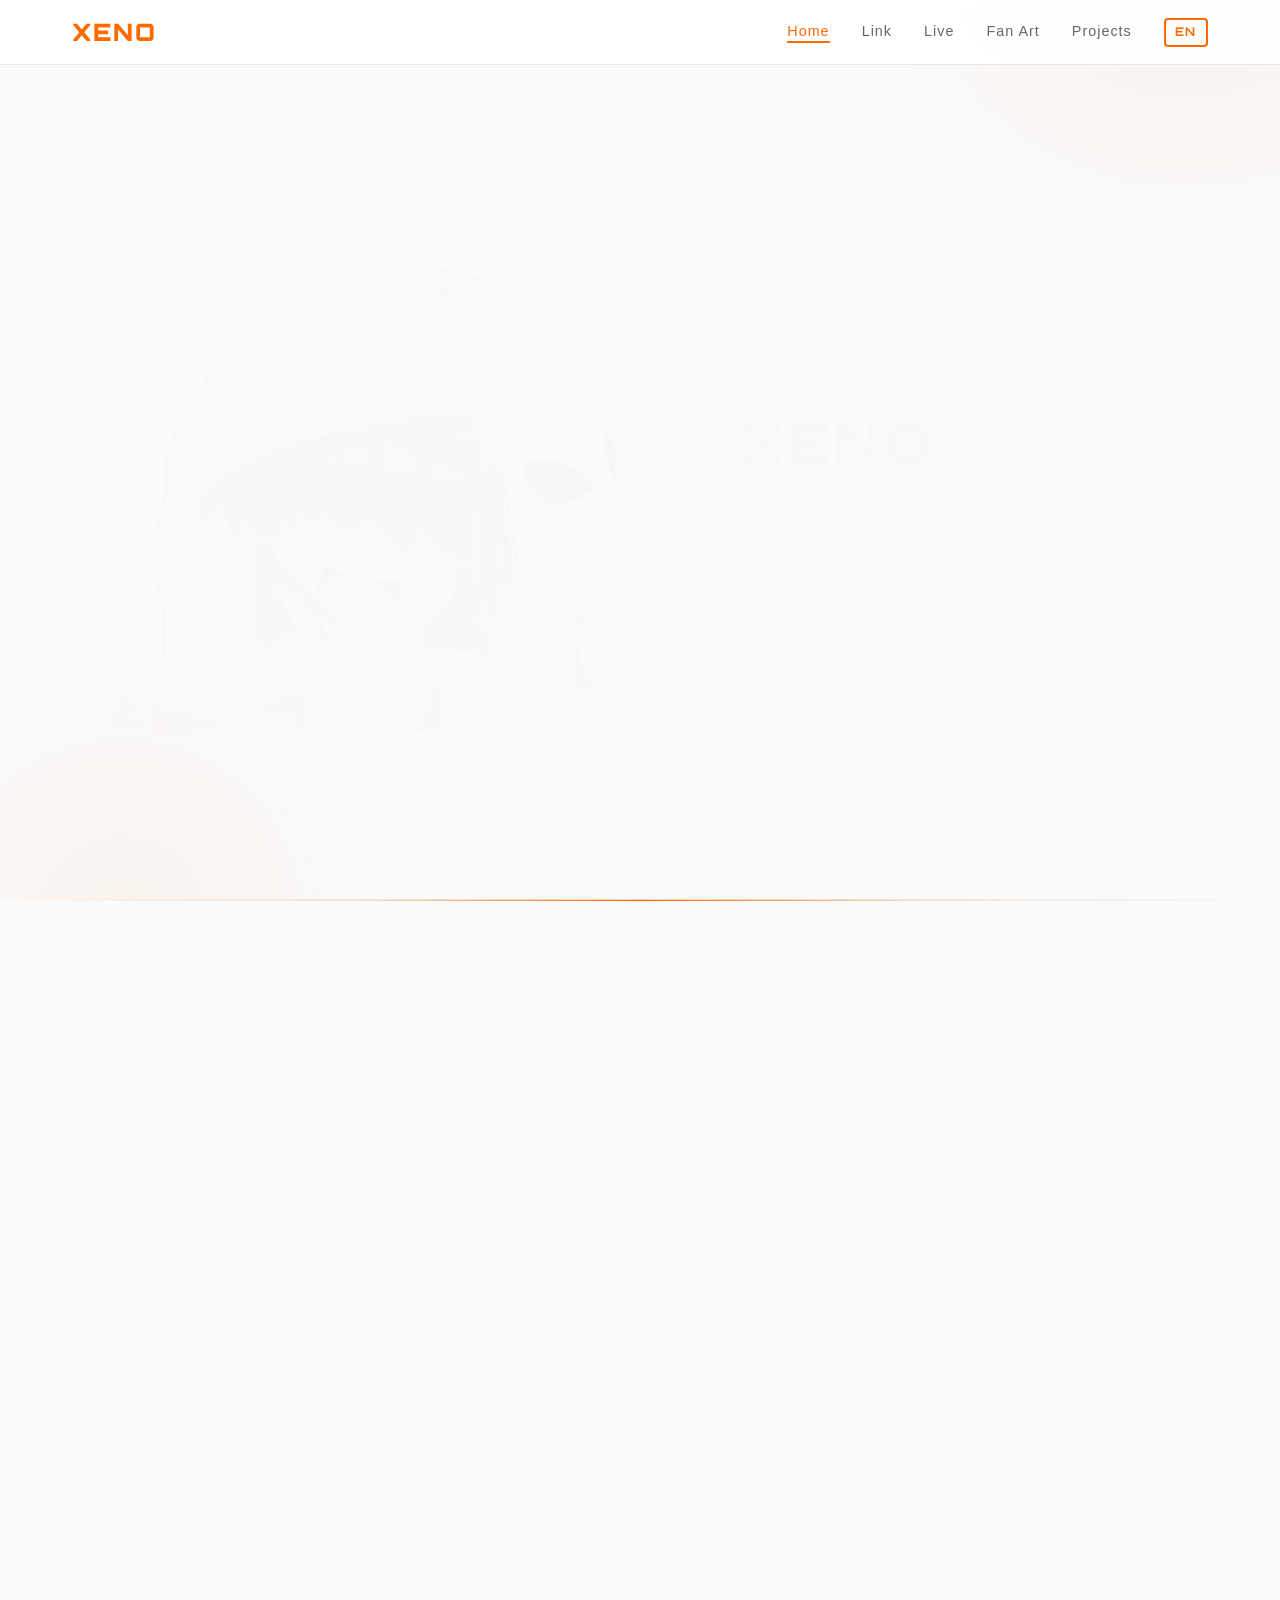
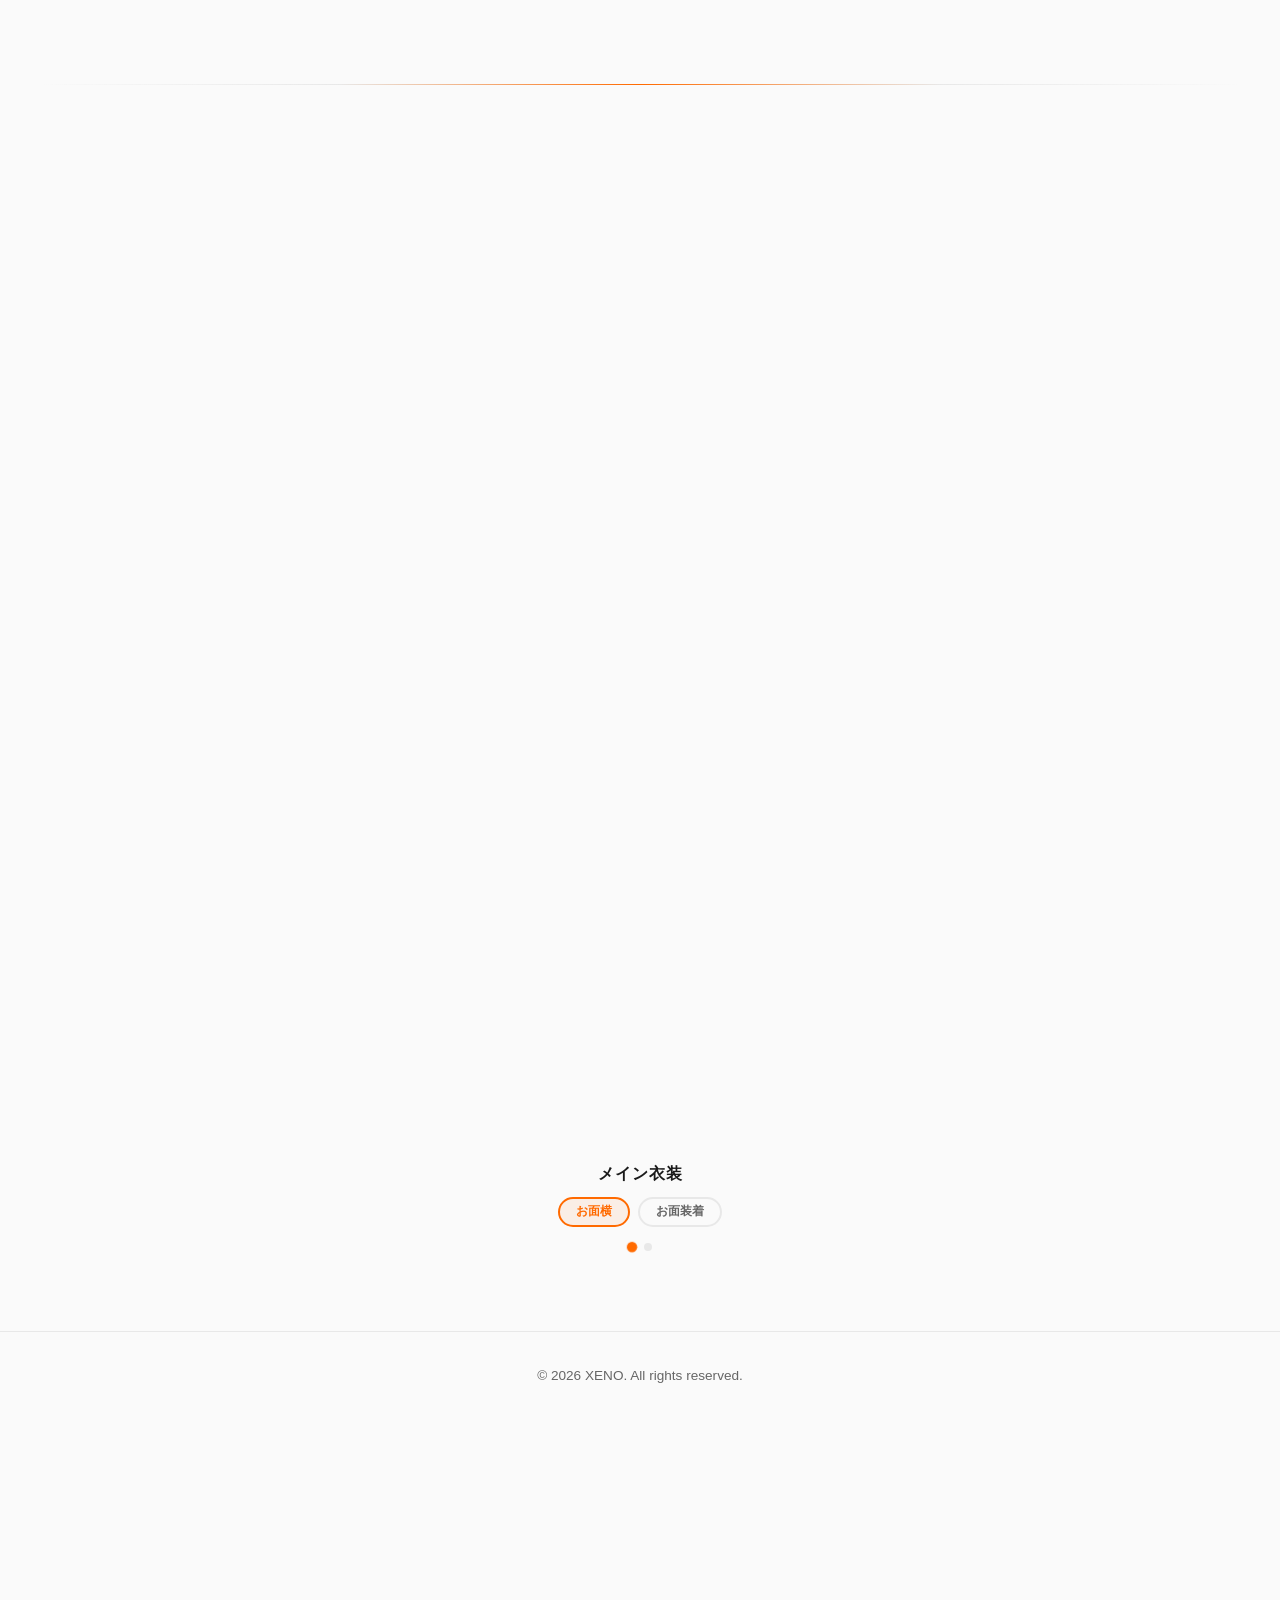
<file: index.html>
<!DOCTYPE html>
<html lang="ja">
<head>
  <meta charset="UTF-8">
  <meta http-equiv="refresh" content="0;url=/home">
  <title>是乃公式サイト</title>
  <link rel="icon" href="/favicon.svg" type="image/svg+xml">
</head>
<body>
  <p><a href="/home">Redirecting...</a></p>
</body>
</html>
</file>
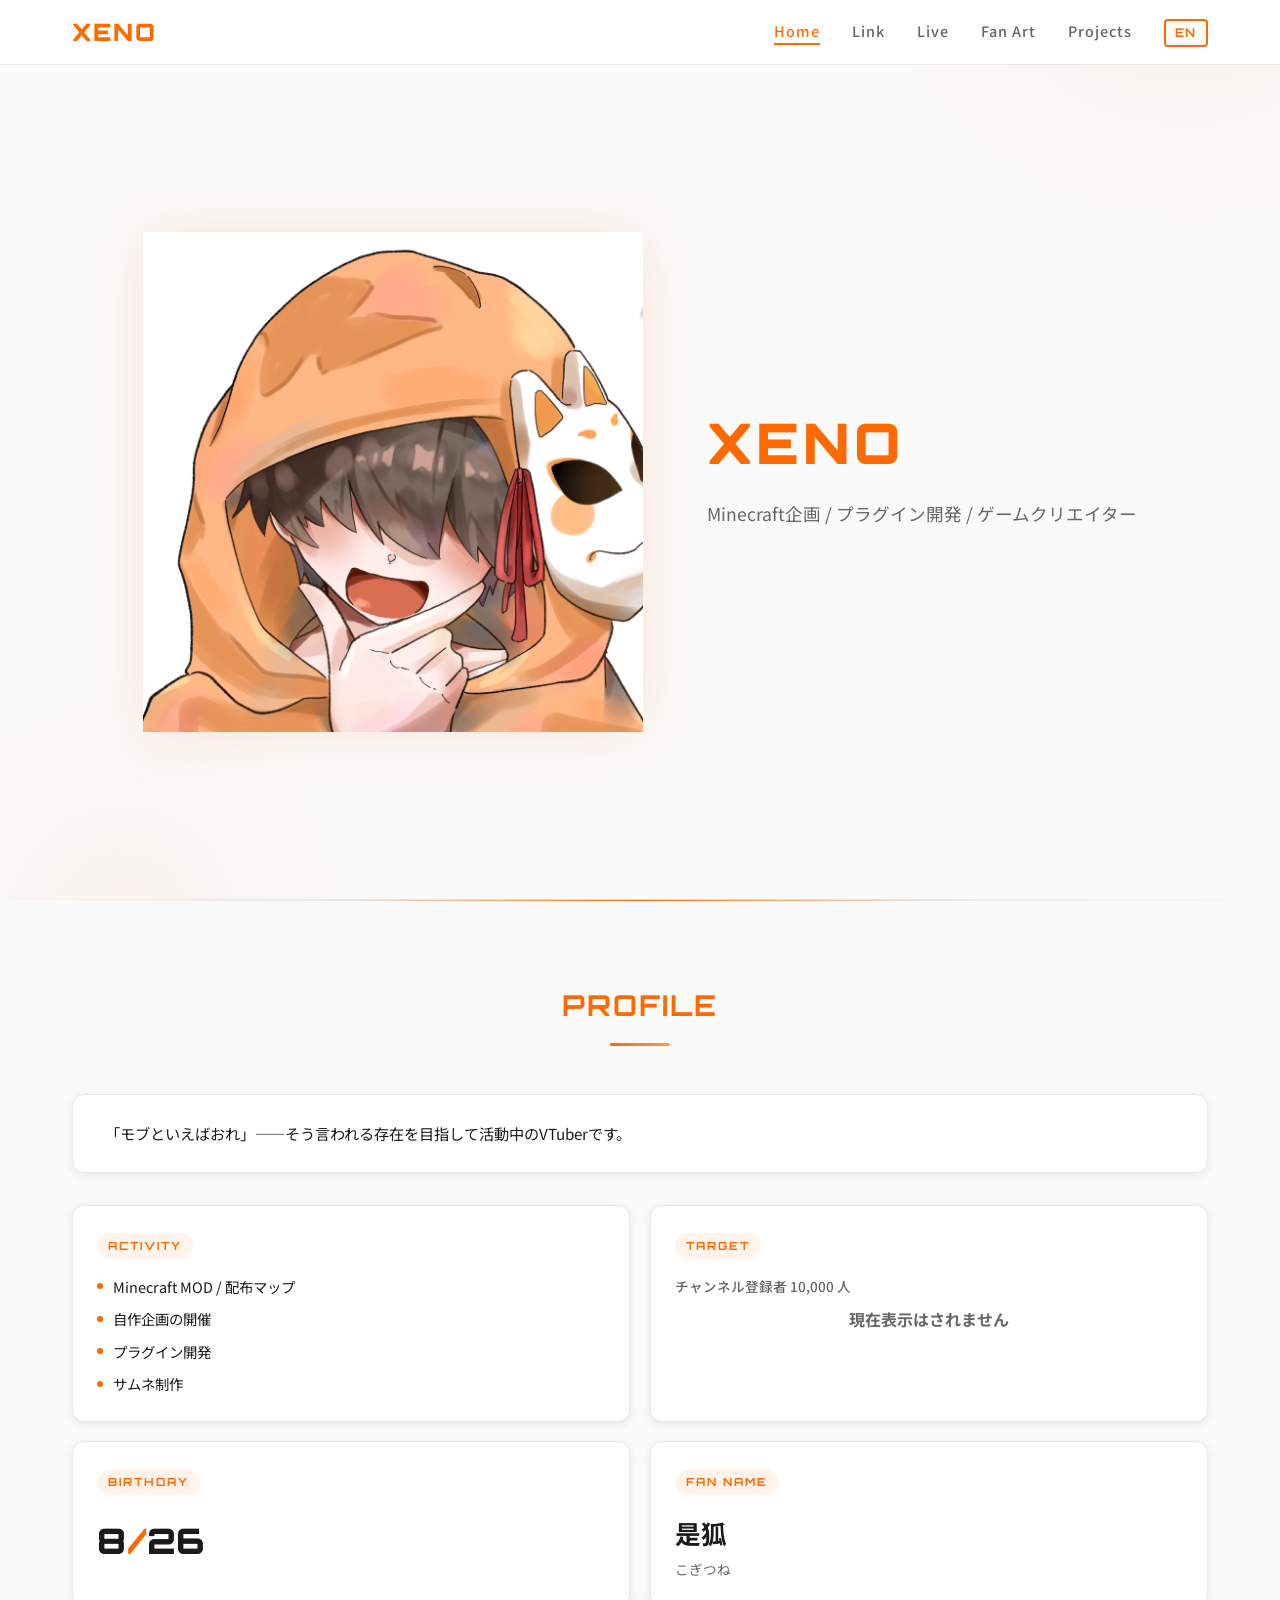
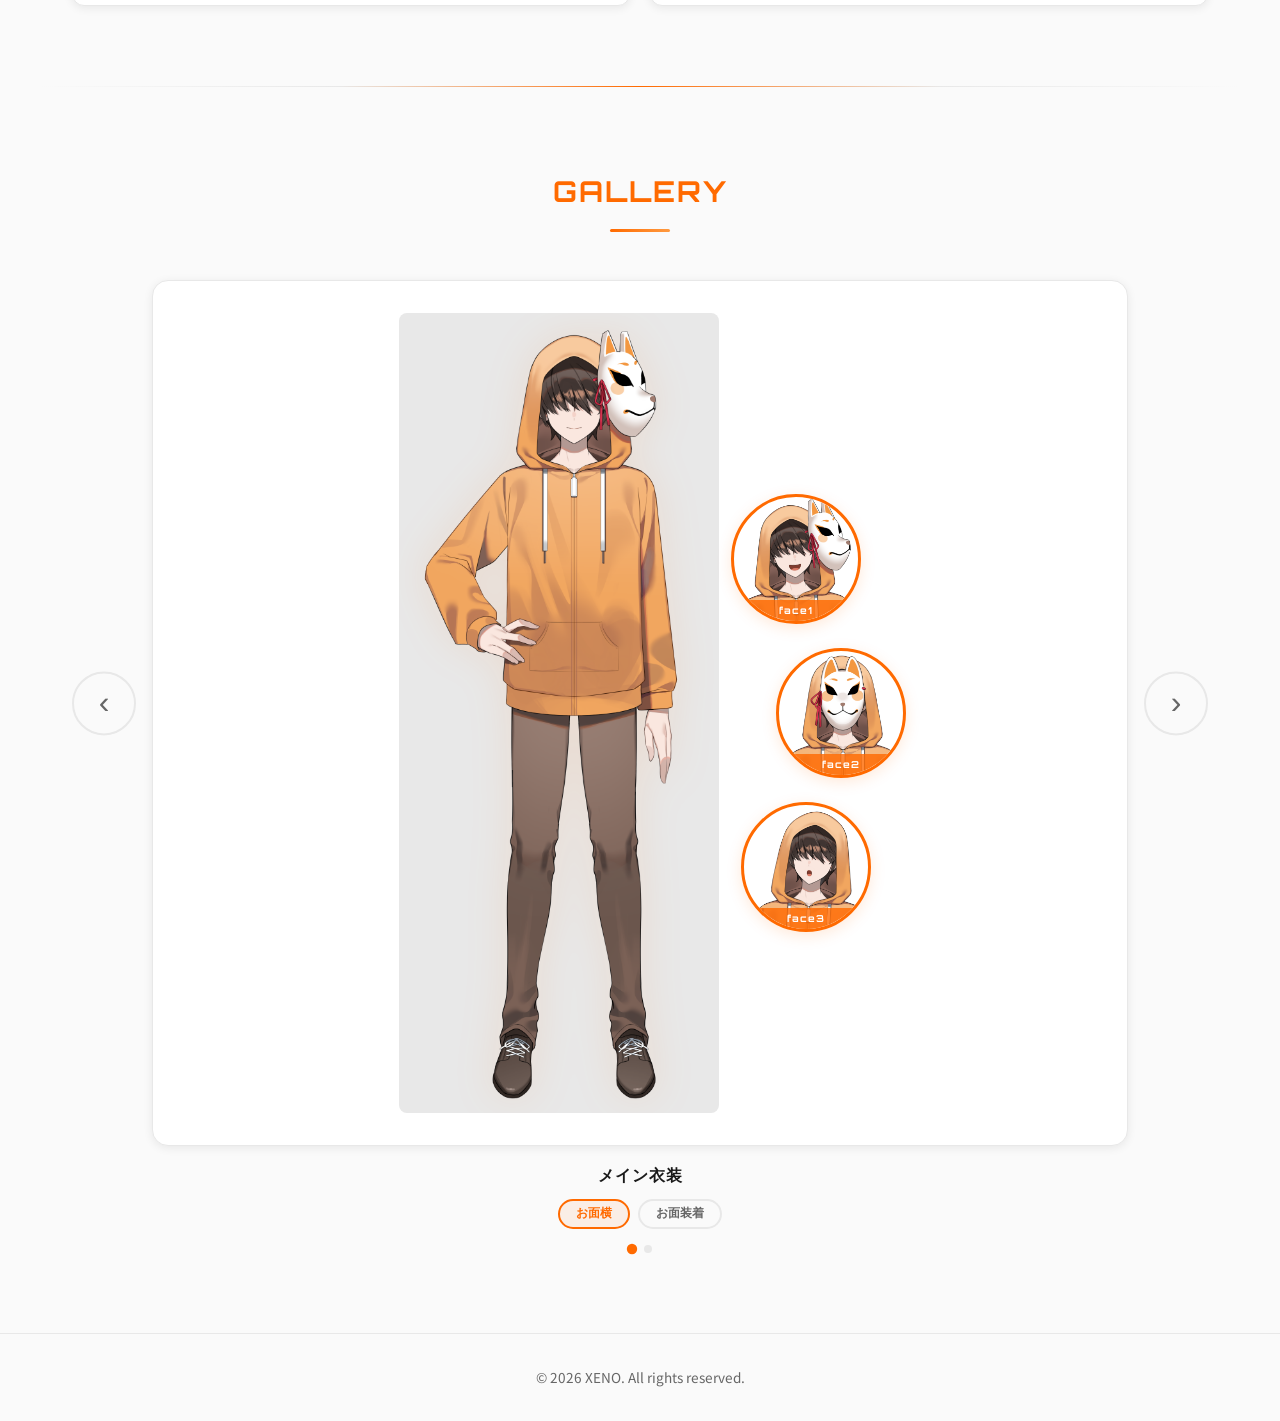
<file: home/index.html>
<!DOCTYPE html>
<html lang="ja">
<head>
  <meta charset="UTF-8">
  <meta name="viewport" content="width=device-width, initial-scale=1.0">
  <title>是乃公式サイト - Home</title>
  <link rel="icon" href="/favicon.svg" type="image/svg+xml">
  <!-- OGP -->
  <meta property="og:title" content="是乃公式サイト">
  <meta property="og:description" content="イベントやイラスト、様々なことが掲載！">
  <meta property="og:url" content="https://xenotadano.com/home">
  <meta property="og:type" content="website">
  <meta property="og:site_name" content="Xeno Official">
  <meta name="twitter:card" content="summary">
  <meta name="twitter:title" content="是乃公式サイト">
  <meta name="twitter:description" content="イベントやイラスト、様々なことが掲載！">
  <meta name="theme-color" content="#ff6a00">
  <link rel="stylesheet" href="../css/style.css?v=20260331b">
</head>
<body>
<div class="page-transition" id="page-transition"></div>

<!-- ===== Header ===== -->
<header>
  <nav>
    <a href="/" class="nav-logo">XENO</a>
    <button class="nav-toggle" onclick="document.querySelector('.nav-links').classList.toggle('open')">
      <span></span><span></span><span></span>
    </button>
    <ul class="nav-links">
      <li><a href="/home" class="active">Home</a></li>
      <li><a href="/link">Link</a></li>
      <li><a href="/live">Live</a></li>
      <li><a href="/fanart">Fan Art</a></li>
      <li><a href="/projects">Projects</a></li>
      <li><button id="lang-toggle" class="lang-toggle" onclick="setLang(getLang()==='ja'?'en':'ja')">EN</button></li>
    </ul>
  </nav>
</header>

<!-- ===== Hero ===== -->
<div class="hero">
  <div class="hero-content">
    <div class="hero-visual">
      <div class="character-img protected-image fade-in-left">
        <!-- ▼ 立ち絵画像（images/character.png を差し替えてください） -->
        <img src="/images/%E6%9C%80%E5%88%9D%E3%81%AB%E8%A1%A8%E7%A4%BA%E3%81%99%E3%82%8B%E7%94%A8.PNG" alt="XENO" draggable="false">
        <div class="image-shield"></div>
      </div>
      <div class="hero-text fade-in-right">
        <h1>XENO</h1>
        <!-- ▼ 自己紹介文（ここを編集） -->
        <p class="subtitle" data-i18n="home.subtitle">Minecraft企画 / プラグイン開発 / ゲームクリエイター</p>
      </div>
    </div>
  </div>
  <div class="hero-glow-line"></div>
</div>

<div class="section-divider"></div>

<!-- ===== Profile ===== -->
<section id="about">
  <h2 class="section-title fade-in">Profile</h2>

  <div class="profile-bio fade-in">
    <p data-i18n="home.profile.bio">「モブといえばおれ」――そう言われる存在を目指して活動中のVTuberです。</p>
  </div>

  <div class="profile-grid stagger">
    <div class="profile-card fade-in">
      <span class="profile-card-label">Activity</span>
      <div class="profile-card-body">
        <ul class="profile-list">
          <li data-i18n="home.activity.1">Minecraft MOD / 配布マップ</li>
          <li data-i18n="home.activity.2">自作企画の開催</li>
          <li data-i18n="home.activity.3">プラグイン開発</li>
          <li data-i18n="home.activity.4">サムネ制作</li>
        </ul>
      </div>
    </div>

    <div class="profile-card fade-in">
      <span class="profile-card-label">Target</span>
      <div class="profile-card-body">
        <p class="profile-goal" data-i18n="home.target.goal">チャンネル登録者 10,000 人</p>
        <p class="profile-sub-now" id="sub-count" data-i18n="home.target.loading">現在表示はされません</p>
      </div>
    </div>

    <div class="profile-card fade-in">
      <span class="profile-card-label">Birthday</span>
      <div class="profile-card-body">
        <p class="profile-birthday">8<span class="profile-date-sep">/</span>26</p>
      </div>
    </div>

    <div class="profile-card fade-in">
      <span class="profile-card-label">Fan Name</span>
      <div class="profile-card-body">
        <p class="profile-fanname">是狐</p>
        <p class="profile-fanname-reading" data-i18n="home.fanname.reading">こぎつね</p>
      </div>
    </div>
  </div>
</section>

<!-- ===== 衣装ギャラリー ===== -->
<div class="section-divider"></div>

<section id="gallery">
  <h2 class="section-title fade-in">Gallery</h2>

  <div class="costume-frame fade-in">
    <button class="costume-arrow costume-prev" onclick="changeCostume(-1)" aria-label="前の衣装" data-i18n-aria="home.costume.prev">&#8249;</button>

    <div class="costume-stage">
      <div class="costume-slide" id="costume-slide">
        <div class="costume-display">
          <div class="costume-image protected-image">
            <div class="img-skeleton" id="costume-skeleton">
              <img id="costume-img" src="/images/%E6%98%AF%E4%B9%83%20%E3%83%A1%E3%82%A4%E3%83%B3%E8%A1%A3%E8%A3%85%20%E3%81%8A%E9%9D%A2%E6%A8%AA.png" alt="メイン衣装" draggable="false">
            </div>
            <div class="image-shield"></div>
          </div>
          <div class="expression-bubbles" id="expression-bubbles">
            <div class="expression-bubble expression-bubble-1 protected-image">
              <img src="/images/%E5%B7%AE%E5%88%861.png" alt="face1" draggable="false">
              <div class="image-shield"></div>
              <span class="expression-bubble-label">face1</span>
            </div>
            <div class="expression-bubble expression-bubble-2 protected-image">
              <img src="/images/%E5%B7%AE%E5%88%862.png" alt="face2" draggable="false">
              <div class="image-shield"></div>
              <span class="expression-bubble-label">face2</span>
            </div>
            <div class="expression-bubble expression-bubble-3 protected-image">
              <img src="/images/%E5%B7%AE%E5%88%863.png" alt="face3" draggable="false">
              <div class="image-shield"></div>
              <span class="expression-bubble-label">face3</span>
            </div>
          </div>
        </div>
      </div>
    </div>

    <button class="costume-arrow costume-next" onclick="changeCostume(1)" aria-label="次の衣装" data-i18n-aria="home.costume.next">&#8250;</button>
  </div>

  <h3 class="costume-name" id="costume-name" data-i18n="home.costume.main">メイン衣装</h3>
  <div class="costume-toggle" id="costume-toggle">
    <button class="costume-toggle-btn active" onclick="toggleVariant(0)" data-i18n="home.costume.mask_side">お面横</button>
    <button class="costume-toggle-btn" onclick="toggleVariant(1)" data-i18n="home.costume.mask_on">お面装着</button>
  </div>

  <div class="costume-dots" id="costume-dots">
    <span class="costume-dot active"></span>
    <span class="costume-dot"></span>
  </div>
</section>

<!-- ===== Back to Top & Scroll Progress ===== -->
<button class="back-to-top" id="back-to-top" aria-label="トップに戻る">
  <svg viewBox="0 0 24 24" fill="none" stroke="currentColor" stroke-width="2.5" stroke-linecap="round" stroke-linejoin="round"><polyline points="18 15 12 9 6 15"/></svg>
</button>
<div class="scroll-progress" id="scroll-progress"></div>

<!-- ===== Footer ===== -->
<footer>
  <p data-i18n="footer.copyright">&copy; 2026 XENO. All rights reserved.</p>
</footer>

<!-- ===== Scripts ===== -->
<script src="/js/i18n.js"></script>
<script>
  document.addEventListener('contextmenu', function(e) {
    if (e.target.closest('.protected-image')) e.preventDefault();
  });
  document.addEventListener('dragstart', function(e) {
    if (e.target.tagName === 'IMG') e.preventDefault();
  });

  // 登録者数を取得して表示
  var WORKER_URL = 'https://youtube-proxy.xenolike1263.workers.dev';
  var CHANNEL_ID = 'UCwg6KT50JCG1mluJoUr5Z6Q';

  function animateCount(el, target) {
    var duration = 1500;
    var startTime = null;
    function step(ts) {
      if (!startTime) startTime = ts;
      var p = Math.min((ts - startTime) / duration, 1);
      var ease = p === 1 ? 1 : 1 - Math.pow(2, -10 * p);
      el.textContent = Math.floor(ease * target).toLocaleString();
      if (p < 1) {
        requestAnimationFrame(step);
      } else {
        el.textContent = target.toLocaleString();
      }
    }
    requestAnimationFrame(step);
  }

  var lastSubCount = 0;

  async function fetchSubCount() {
    try {
      var res = await fetch(
        WORKER_URL + '/yt/channels?part=statistics&id=' + CHANNEL_ID
      );
      if (!res.ok) return;
      var data = await res.json();
      if (!data.items || data.items.length === 0) return;
      var count = parseInt(data.items[0].statistics.subscriberCount, 10);
      if (count === lastSubCount) return;
      var el = document.getElementById('sub-count');
      el.removeAttribute('data-i18n');
      el.style.fontFamily = "'Orbitron', sans-serif";
      el.style.fontSize = '3rem';
      el.style.fontWeight = '900';
      el.style.color = 'var(--text)';
      el.style.letterSpacing = '2px';
      animateCount(el, count);
      lastSubCount = count;
      if (count >= 10000) {
        setTimeout(function() { el.classList.add('achieved'); }, 1600);
      }
    } catch(e) {}
  }

  fetchSubCount();
  setInterval(fetchSubCount, 120000); // 2分ごと更新

  // ===== Image Skeleton Helper =====
  function initSkeleton(imgEl, skeletonEl) {
    if (imgEl.complete && imgEl.naturalHeight > 0) {
      skeletonEl.classList.add('loaded');
    } else {
      imgEl.addEventListener('load', function() {
        skeletonEl.classList.add('loaded');
      }, { once: true });
    }
  }

  // Init skeleton for first costume image
  var costumeImg = document.getElementById('costume-img');
  var costumeSkeleton = document.getElementById('costume-skeleton');
  initSkeleton(costumeImg, costumeSkeleton);

  // ===== Costume Gallery =====
  var costumes = [
    {
      nameKey: 'home.costume.main',
      variants: [
        { src: '/images/是乃 メイン衣装 お面横.png', labelKey: 'home.costume.mask_side' },
        { src: '/images/是乃 メイン衣装 お面装着.png', labelKey: 'home.costume.mask_on' }
      ],
      expressions: [
        { src: '/images/差分1.png', label: 'face1' },
        { src: '/images/差分2.png', label: 'face2' },
        { src: '/images/差分3.png', label: 'face3' }
      ]
    },
    {
      nameKey: 'home.costume.unrevealed',
      variants: [
        { src: '/images/未公開.png', labelKey: '' }
      ],
      expressions: [],
      small: true
    }
  ];

  var currentCostume = 0;
  var currentVariant = 0;
  var costumeAnimating = false;

  function changeCostume(dir) {
    if (costumeAnimating) return;
    costumeAnimating = true;

    var slide = document.getElementById('costume-slide');
    var outClass = dir > 0 ? 'slide-out-left' : 'slide-out-right';
    var inClass = dir > 0 ? 'slide-in-right' : 'slide-in-left';

    slide.classList.add(outClass);

    setTimeout(function() {
      currentCostume = (currentCostume + dir + costumes.length) % costumes.length;
      currentVariant = 0;
      updateCostume();
      slide.classList.remove(outClass);
      slide.classList.add(inClass);

      setTimeout(function() {
        slide.classList.remove(inClass);
        costumeAnimating = false;
      }, 400);
    }, 400);
  }

  function toggleVariant(idx) {
    if (idx === currentVariant) return;
    currentVariant = idx;
    var img = document.getElementById('costume-img');
    var skeleton = document.getElementById('costume-skeleton');
    skeleton.classList.remove('loaded');
    img.style.opacity = '0';
    setTimeout(function() {
      img.src = costumes[currentCostume].variants[currentVariant].src;
      initSkeleton(img, skeleton);
      img.style.opacity = '1';
    }, 200);
    updateToggleButtons();
  }

  function updateToggleButtons() {
    var btns = document.querySelectorAll('.costume-toggle-btn');
    btns.forEach(function(btn, i) {
      btn.classList.toggle('active', i === currentVariant);
    });
  }

  function updateCostume() {
    var costume = costumes[currentCostume];
    var img = document.getElementById('costume-img');
    var skeleton = document.getElementById('costume-skeleton');
    skeleton.classList.remove('loaded');
    img.src = costume.variants[0].src;
    initSkeleton(img, skeleton);
    img.style.maxHeight = costume.small ? '400px' : '';
    document.getElementById('costume-name').textContent = t(costume.nameKey);

    // Toggle buttons
    var toggle = document.getElementById('costume-toggle');
    if (costume.variants.length > 1) {
      toggle.style.display = 'flex';
      toggle.innerHTML = costume.variants.map(function(v, i) {
        return '<button class="costume-toggle-btn' + (i === 0 ? ' active' : '') + '" onclick="toggleVariant(' + i + ')">' + t(v.labelKey) + '</button>';
      }).join('');
    } else {
      toggle.style.display = 'none';
    }

    // Dots
    var dots = document.getElementById('costume-dots');
    dots.innerHTML = costumes.map(function(_, i) {
      return '<span class="costume-dot' + (i === currentCostume ? ' active' : '') + '"></span>';
    }).join('');

    // Expression bubbles
    var bubbles = document.getElementById('expression-bubbles');
    if (costume.expressions.length > 0) {
      bubbles.innerHTML = costume.expressions.map(function(ex, i) {
        return '<div class="expression-bubble expression-bubble-' + (i + 1) + ' protected-image">' +
          '<img src="' + ex.src + '" alt="' + ex.label + '" draggable="false">' +
          '<div class="image-shield"></div>' +
          '<span class="expression-bubble-label">' + ex.label + '</span>' +
        '</div>';
      }).join('');
    } else {
      bubbles.innerHTML = '';
    }
  }

  // ===== Scroll Animations =====
  var observer = new IntersectionObserver(function(entries) {
    entries.forEach(function(entry) {
      if (entry.isIntersecting) {
        entry.target.classList.add('visible');
      }
    });
  }, { threshold: 0.1 });

  document.querySelectorAll('.fade-in, .fade-in-left, .fade-in-right').forEach(function(el) {
    observer.observe(el);
  });

  // ===== Header shadow + Back to Top + Scroll Progress =====
  var backToTop = document.getElementById('back-to-top');
  var scrollProgress = document.getElementById('scroll-progress');

  window.addEventListener('scroll', function() {
    document.querySelector('header').classList.toggle('scrolled', window.scrollY > 10);

    // Back to top visibility
    backToTop.classList.toggle('visible', window.scrollY > 400);

    // Scroll progress bar
    var scrollTop = window.scrollY;
    var docHeight = document.documentElement.scrollHeight - window.innerHeight;
    var percent = docHeight > 0 ? (scrollTop / docHeight) * 100 : 0;
    scrollProgress.style.width = percent + '%';
  });

  backToTop.addEventListener('click', function() {
    window.scrollTo({ top: 0, behavior: 'smooth' });
  });

  // ===== Page Transition =====
  document.querySelectorAll('a[href^="/"]').forEach(function(link) {
    link.addEventListener('click', function(e) {
      var href = this.getAttribute('href');
      if (href === window.location.pathname) return;
      e.preventDefault();
      var overlay = document.getElementById('page-transition');
      overlay.classList.add('active');
      setTimeout(function() { window.location.href = href; }, 300);
    });
  });
</script>

</body>
</html>
</file>
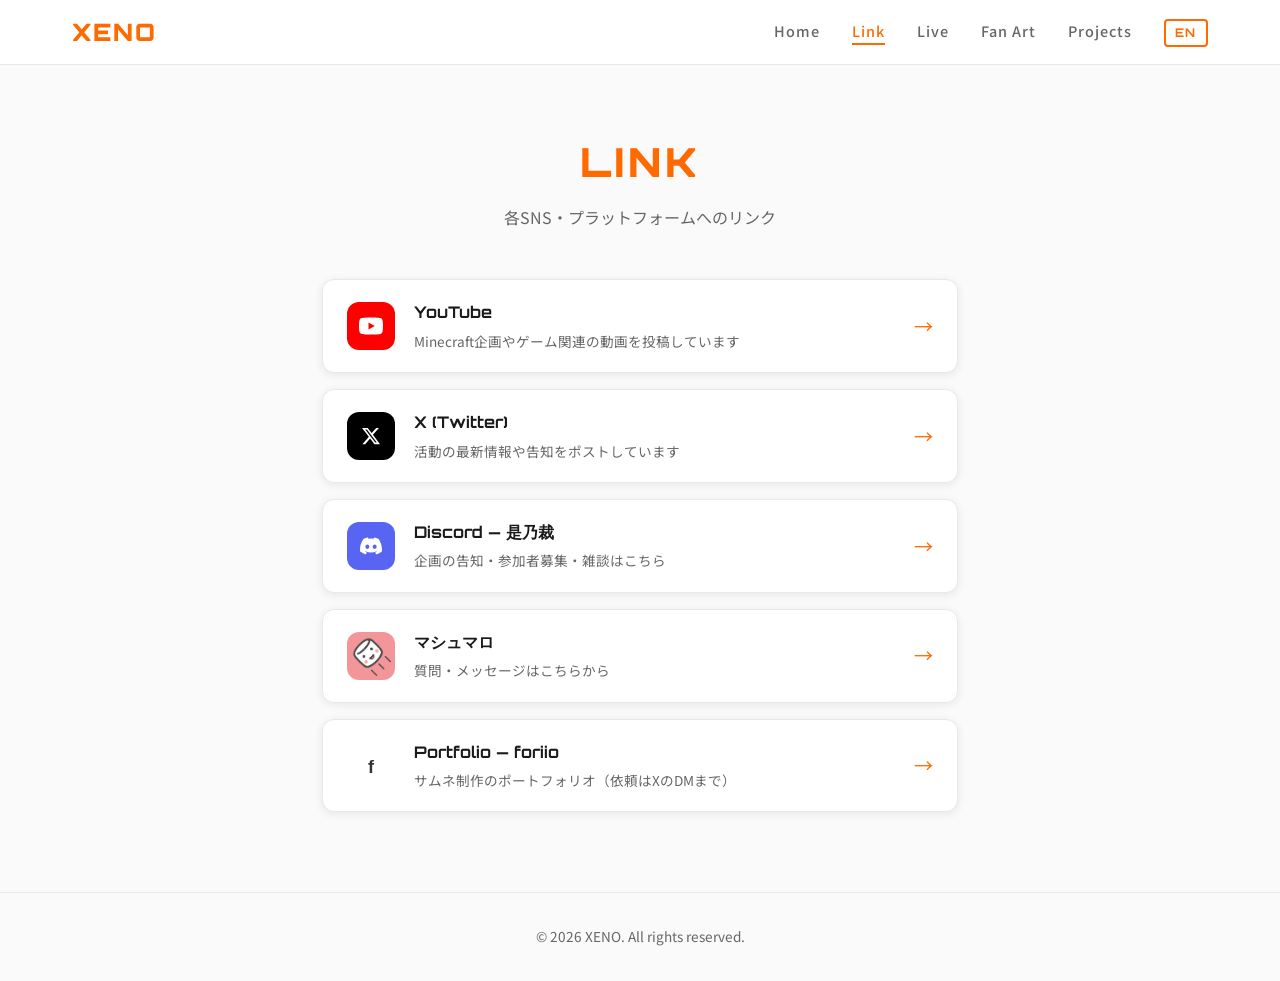
<file: link/index.html>
<!DOCTYPE html>
<html lang="ja">
<head>
  <meta charset="UTF-8">
  <meta name="viewport" content="width=device-width, initial-scale=1.0">
  <title>是乃公式サイト - Link</title>
  <link rel="icon" href="/favicon.svg" type="image/svg+xml">
  <!-- OGP -->
  <meta property="og:title" content="Link">
  <meta property="og:description" content="YouTube / X / Discord / マシュマロ / Portfolio">
  <meta property="og:url" content="https://xenotadano.com/link">
  <meta property="og:type" content="website">
  <meta property="og:site_name" content="Xeno Official">
  <meta name="twitter:card" content="summary">
  <meta name="twitter:title" content="Link">
  <meta name="twitter:description" content="YouTube / X / Discord / マシュマロ / Portfolio">
  <meta name="theme-color" content="#ff6a00">
  <link rel="stylesheet" href="../css/style.css?v=20260331b">
</head>
<body>
<div class="page-transition" id="page-transition"></div>

<!-- ===== Header ===== -->
<header>
  <nav>
    <a href="/" class="nav-logo">XENO</a>
    <button class="nav-toggle" onclick="document.querySelector('.nav-links').classList.toggle('open')">
      <span></span><span></span><span></span>
    </button>
    <ul class="nav-links">
      <li><a href="/home">Home</a></li>
      <li><a href="/link" class="active">Link</a></li>
      <li><a href="/live">Live</a></li>
      <li><a href="/fanart">Fan Art</a></li>
      <li><a href="/projects">Projects</a></li>
      <li><button id="lang-toggle" class="lang-toggle" onclick="setLang(getLang()==='ja'?'en':'ja')">EN</button></li>
    </ul>
  </nav>
</header>

<!-- ===== Link Page ===== -->
<section class="link-page">
  <h1 class="page-title fade-in">Link</h1>
  <p class="page-subtitle fade-in" data-i18n="link.subtitle">各SNS・プラットフォームへのリンク</p>

  <div class="link-list stagger">
    <!-- ▼ YouTube -->
    <a href="https://youtube.com/@xeno-slime" target="_blank" class="link-card fade-in">
      <div class="link-icon" style="background: #ff0000;">
        <svg width="24" height="24" viewBox="0 0 24 24" fill="white"><path d="M23.5 6.2c-.3-1-1-1.8-2-2.1C19.6 3.5 12 3.5 12 3.5s-7.6 0-9.5.6c-1 .3-1.7 1.1-2 2.1C0 8.1 0 12 0 12s0 3.9.5 5.8c.3 1 1 1.8 2 2.1 1.9.6 9.5.6 9.5.6s7.6 0 9.5-.6c1-.3 1.7-1.1 2-2.1.5-1.9.5-5.8.5-5.8s0-3.9-.5-5.8zM9.5 15.6V8.4l6.3 3.6-6.3 3.6z"/></svg>
      </div>
      <div class="link-info">
        <h3>YouTube</h3>
        <!-- ▼ YouTubeの説明（ここを編集） -->
        <p data-i18n="link.yt.desc">Minecraft企画やゲーム関連の動画を投稿しています</p>
      </div>
      <span class="link-arrow">&rarr;</span>
    </a>

    <!-- ▼ X (Twitter) -->
    <a href="https://x.com/Xeno_Slime" target="_blank" class="link-card fade-in">
      <div class="link-icon" style="background: #000;">
        <svg width="20" height="20" viewBox="0 0 24 24" fill="white"><path d="M18.244 2.25h3.308l-7.227 8.26 8.502 11.24H16.17l-5.214-6.817L4.99 21.75H1.68l7.73-8.835L1.254 2.25H8.08l4.713 6.231zm-1.161 17.52h1.833L7.084 4.126H5.117z"/></svg>
      </div>
      <div class="link-info">
        <h3>X (Twitter)</h3>
        <!-- ▼ Xの説明（ここを編集） -->
        <p data-i18n="link.x.desc">活動の最新情報や告知をポストしています</p>
      </div>
      <span class="link-arrow">&rarr;</span>
    </a>

    <!-- ▼ Discord -->
    <a href="https://discord.gg/KbKVsb4vrr" target="_blank" class="link-card fade-in">
      <div class="link-icon" style="background: #5865F2;">
        <svg width="22" height="22" viewBox="0 0 24 24" fill="white"><path d="M20.317 4.37a19.791 19.791 0 0 0-4.885-1.515.074.074 0 0 0-.079.037c-.21.375-.444.864-.608 1.25a18.27 18.27 0 0 0-5.487 0 12.64 12.64 0 0 0-.617-1.25.077.077 0 0 0-.079-.037A19.736 19.736 0 0 0 3.677 4.37a.07.07 0 0 0-.032.027C.533 9.046-.32 13.58.099 18.057a.082.082 0 0 0 .031.057 19.9 19.9 0 0 0 5.993 3.03.078.078 0 0 0 .084-.028c.462-.63.874-1.295 1.226-1.994a.076.076 0 0 0-.041-.106 13.107 13.107 0 0 1-1.872-.892.077.077 0 0 1-.008-.128 10.2 10.2 0 0 0 .372-.292.074.074 0 0 1 .077-.01c3.928 1.793 8.18 1.793 12.062 0a.074.074 0 0 1 .078.01c.12.098.246.198.373.292a.077.077 0 0 1-.006.127 12.299 12.299 0 0 1-1.873.892.077.077 0 0 0-.041.107c.36.698.772 1.362 1.225 1.993a.076.076 0 0 0 .084.028 19.839 19.839 0 0 0 6.002-3.03.077.077 0 0 0 .032-.054c.5-5.177-.838-9.674-3.549-13.66a.061.061 0 0 0-.031-.03zM8.02 15.33c-1.183 0-2.157-1.085-2.157-2.419 0-1.333.956-2.419 2.157-2.419 1.21 0 2.176 1.095 2.157 2.42 0 1.333-.956 2.418-2.157 2.418zm7.975 0c-1.183 0-2.157-1.085-2.157-2.419 0-1.333.956-2.419 2.157-2.419 1.21 0 2.176 1.095 2.157 2.42 0 1.333-.947 2.418-2.157 2.418z"/></svg>
      </div>
      <div class="link-info">
        <h3 data-i18n="link.discord.name">Discord — 是乃裁</h3>
        <!-- ▼ Discordの説明（ここを編集） -->
        <p data-i18n="link.discord.desc">企画の告知・参加者募集・雑談はこちら</p>
      </div>
      <span class="link-arrow">&rarr;</span>
    </a>

    <!-- ▼ マシュマロ -->
    <a href="https://marshmallow-qa.com/a37mphsyonyzucx" target="_blank" class="link-card fade-in">
      <div class="link-icon" style="padding: 0; overflow: hidden;">
        <img src="/images/%E3%81%BE%E3%81%97%E3%82%85%E3%81%BE%E3%82%8D.png" alt="マシュマロ" style="width: 100%; height: 100%; object-fit: cover;">
      </div>
      <div class="link-info">
        <h3 data-i18n="link.marshmallow">マシュマロ</h3>
        <p data-i18n="link.marshmallow.desc">質問・メッセージはこちらから</p>
      </div>
      <span class="link-arrow">&rarr;</span>
    </a>

    <!-- ▼ ポートフォリオ -->
    <a href="https://www.foriio.com/Xeno-thumbnail" target="_blank" class="link-card fade-in">
      <div class="link-icon" style="background: #ffffff;">
        <svg width="24" height="24" viewBox="0 0 24 24" fill="none"><text x="50%" y="54%" dominant-baseline="central" text-anchor="middle" font-family="Arial, Helvetica, sans-serif" font-size="18" font-weight="bold" fill="#333">f</text></svg>
      </div>
      <div class="link-info">
        <h3>Portfolio — foriio</h3>
        <p data-i18n="link.portfolio.desc">サムネ制作のポートフォリオ（依頼はXのDMまで）</p>
      </div>
      <span class="link-arrow">&rarr;</span>
    </a>
  </div>
</section>

<!-- ===== Back to Top & Scroll Progress ===== -->
<button class="back-to-top" id="back-to-top" aria-label="トップに戻る">
  <svg viewBox="0 0 24 24" fill="none" stroke="currentColor" stroke-width="2.5" stroke-linecap="round" stroke-linejoin="round"><polyline points="18 15 12 9 6 15"/></svg>
</button>
<div class="scroll-progress" id="scroll-progress"></div>

<!-- ===== Footer ===== -->
<footer>
  <p data-i18n="footer.copyright">&copy; 2026 XENO. All rights reserved.</p>
</footer>

<script src="/js/i18n.js"></script>
<script>
  var observer = new IntersectionObserver(function(entries) {
    entries.forEach(function(entry) {
      if (entry.isIntersecting) entry.target.classList.add('visible');
    });
  }, { threshold: 0.1 });
  document.querySelectorAll('.fade-in, .fade-in-left, .fade-in-right').forEach(function(el) {
    observer.observe(el);
  });
  var backToTop = document.getElementById('back-to-top');
  var scrollProgress = document.getElementById('scroll-progress');

  window.addEventListener('scroll', function() {
    document.querySelector('header').classList.toggle('scrolled', window.scrollY > 10);
    backToTop.classList.toggle('visible', window.scrollY > 400);
    var scrollTop = window.scrollY;
    var docHeight = document.documentElement.scrollHeight - window.innerHeight;
    var percent = docHeight > 0 ? (scrollTop / docHeight) * 100 : 0;
    scrollProgress.style.width = percent + '%';
  });

  backToTop.addEventListener('click', function() {
    window.scrollTo({ top: 0, behavior: 'smooth' });
  });

  // ===== Page Transition =====
  document.querySelectorAll('a[href^="/"]').forEach(function(link) {
    link.addEventListener('click', function(e) {
      var href = this.getAttribute('href');
      if (href === window.location.pathname) return;
      e.preventDefault();
      var overlay = document.getElementById('page-transition');
      overlay.classList.add('active');
      setTimeout(function() { window.location.href = href; }, 300);
    });
  });
</script>

</body>
</html>
</file>
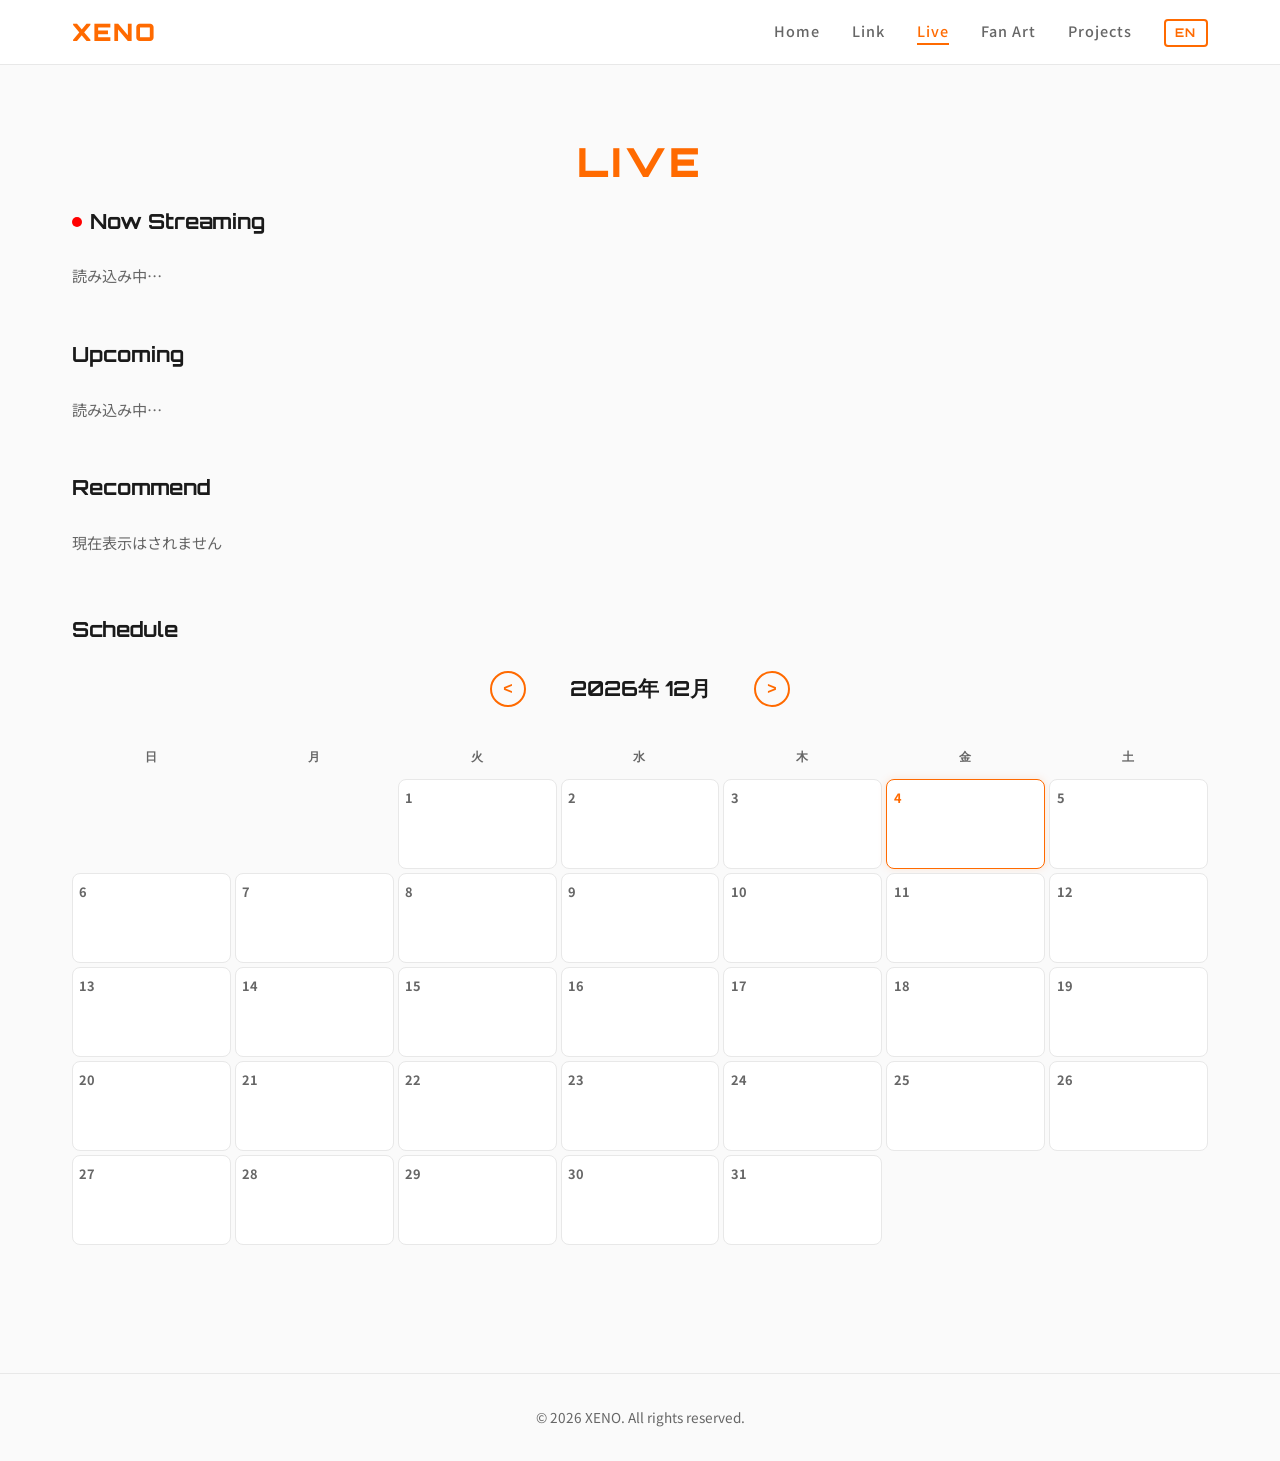
<file: live/index.html>
<!DOCTYPE html>
<html lang="ja">
<head>
  <meta charset="UTF-8">
  <meta name="viewport" content="width=device-width, initial-scale=1.0">
  <title>是乃公式サイト - Live</title>
  <link rel="icon" href="/favicon.svg" type="image/svg+xml">
  <!-- OGP -->
  <meta property="og:title" content="Live">
  <meta property="og:description" content="配信情報・スケジュール・おすすめ動画">
  <meta property="og:url" content="https://xenotadano.com/live">
  <meta property="og:type" content="website">
  <meta property="og:site_name" content="Xeno Official">
  <meta name="twitter:card" content="summary">
  <meta name="twitter:title" content="Live">
  <meta name="twitter:description" content="配信情報・スケジュール・おすすめ動画">
  <meta name="theme-color" content="#ff6a00">
  <link rel="stylesheet" href="../css/style.css?v=20260331b">
</head>
<body>
<div class="page-transition" id="page-transition"></div>

<!-- ===== Header ===== -->
<header>
  <nav>
    <a href="/" class="nav-logo">XENO</a>
    <button class="nav-toggle" onclick="document.querySelector('.nav-links').classList.toggle('open')">
      <span></span><span></span><span></span>
    </button>
    <ul class="nav-links">
      <li><a href="/home">Home</a></li>
      <li><a href="/link">Link</a></li>
      <li><a href="/live" class="active">Live</a></li>
      <li><a href="/fanart">Fan Art</a></li>
      <li><a href="/projects">Projects</a></li>
      <li><button id="lang-toggle" class="lang-toggle" onclick="setLang(getLang()==='ja'?'en':'ja')">EN</button></li>
    </ul>
  </nav>
</header>

<!-- ===== Live Page ===== -->
<section class="live-page">
  <h1 class="page-title fade-in">Live</h1>

  <!-- 配信中 -->
  <div class="live-section fade-in">
    <h2 class="live-section-title">
      <span class="live-dot"></span>
      <span data-i18n="live.now">Now Streaming</span>
    </h2>
    <div id="live-now" class="live-content live-featured">
      <p class="live-empty loading-text" data-i18n="live.loading">読み込み中…</p>
    </div>
  </div>

  <!-- 予約配信 -->
  <div class="live-section fade-in">
    <h2 class="live-section-title" data-i18n="live.upcoming">Upcoming</h2>
    <div id="live-upcoming" class="live-content live-featured">
      <p class="live-empty loading-text" data-i18n="live.loading">読み込み中…</p>
    </div>
  </div>

  <!-- おすすめ -->
  <div class="live-section fade-in">
    <h2 class="live-section-title" data-i18n="live.recommend">Recommend</h2>
    <div id="live-recommend" class="video-row">
      <p class="live-empty loading-text" data-i18n="live.loading">読み込み中…</p>
    </div>
  </div>

  <!-- スケジュール -->
  <div class="live-section fade-in">
    <h2 class="live-section-title" data-i18n="live.schedule">Schedule</h2>

    <!-- 月ナビ -->
    <div class="cal-nav">
      <button class="cal-nav-btn" id="prev-month">&lt;</button>
      <span class="cal-nav-label" id="month-label"></span>
      <button class="cal-nav-btn" id="next-month">&gt;</button>
    </div>

    <!-- カレンダー -->
    <style>
      .loading-text{animation:loadPulse 1.2s ease-in-out infinite;color:var(--text-dim)}
      @keyframes loadPulse{0%,100%{opacity:.4}50%{opacity:1}}
      .cal-nav{display:flex;align-items:center;justify-content:center;gap:1.5rem;margin-bottom:2rem}
      .cal-nav-btn{background:none;border:2px solid var(--orange);color:var(--orange);width:36px;height:36px;border-radius:50%;font-size:1rem;font-weight:700;cursor:pointer;transition:all .3s;display:flex;align-items:center;justify-content:center}
      .cal-nav-btn:hover{background:var(--orange);color:#fff}
      .cal-nav-label{font-family:'Orbitron',sans-serif;font-size:1.3rem;font-weight:700;color:var(--text);min-width:180px;text-align:center}
      .cal-grid{display:grid;grid-template-columns:repeat(7,1fr);gap:4px;width:100%}
      .cal-header{text-align:center;font-family:'Orbitron',sans-serif;font-size:.75rem;font-weight:700;color:var(--text-dim);padding:.5rem 0;letter-spacing:1px}
      .cal-day{background:var(--bg-card);border:1px solid var(--border);border-radius:8px;min-height:90px;padding:.4rem;transition:border-color .3s;min-width:0;overflow:hidden}
      .cal-day:hover{border-color:rgba(255,106,0,.3)}
      .cal-day-empty{background:transparent;border:none;min-height:0}
      .cal-day-today{border-color:var(--orange);box-shadow:0 0 8px rgba(255,106,0,.15)}
      .cal-day-num{display:block;font-size:.8rem;font-weight:700;color:var(--text-dim);margin-bottom:.3rem}
      .cal-day-today .cal-day-num{color:var(--orange)}
      .cal-event{font-size:.7rem;padding:.2rem .4rem;border-radius:4px;margin-bottom:2px;background:rgba(255,106,0,.1);color:var(--text);overflow:hidden;white-space:nowrap;text-overflow:ellipsis;border-left:3px solid var(--orange)}
      .cal-event-time{font-weight:700;color:var(--orange)}
      .cal-event.tag-動画投稿{border-left-color:#43a047;background:rgba(67,160,71,.1)}
      .cal-event.tag-歌投稿{border-left-color:#e53935;background:rgba(229,57,53,.1)}
      .cal-event.tag-ショート投稿{border-left-color:#ff9800;background:rgba(255,152,0,.1)}
      .cal-event.tag-ライブ配信{border-left-color:#9c27b0;background:rgba(156,39,176,.1)}
      .cal-event.tag-コラボ配信{border-left-color:#5865F2;background:rgba(88,101,242,.1)}
      .cal-event.tag-よぜらじ配信{border-left-color:#00bcd4;background:rgba(0,188,212,.1)}
      .admin-bar{display:flex;gap:1rem;justify-content:center;margin-top:2rem}
      .admin-login{text-align:center;margin-top:2rem}
      #login-form{display:flex;gap:.5rem;justify-content:center;margin-top:1rem}
      .admin-input{padding:.6rem 1rem;border:1px solid var(--border);border-radius:8px;font-size:.9rem;font-family:'Noto Sans JP',sans-serif;background:var(--bg-card);color:var(--text);outline:none;transition:border-color .3s}
      .admin-input:focus{border-color:var(--orange)}
      .modal-overlay{position:fixed;top:0;left:0;width:100%;height:100%;background:rgba(0,0,0,.5);z-index:200;display:flex;align-items:center;justify-content:center}
      .modal-content{background:var(--bg-card);border-radius:16px;padding:2rem;width:90%;max-width:560px;box-shadow:0 8px 40px rgba(0,0,0,.2)}
      .modal-title{font-family:'Orbitron',sans-serif;font-size:1.1rem;font-weight:700;color:var(--orange);margin-bottom:1.5rem}
      .modal-label{display:block;font-size:.8rem;font-weight:700;color:var(--text-dim);margin-bottom:.3rem;margin-top:.8rem}
      .modal-content .admin-input{width:100%}
      .modal-actions{display:flex;gap:.8rem;margin-top:1.5rem}
      .btn-danger{background:#e53935;color:#fff}
      .btn-danger:hover{background:#c62828;transform:translateY(-2px)}
      .btn-sm{font-size:.8rem;padding:.4rem 1rem}
      .collab-row{display:flex;gap:.5rem;margin-bottom:.5rem;align-items:center}
      .collab-row input{flex:1}
      .collab-remove{background:none;border:none;color:#e53935;font-size:1.2rem;cursor:pointer;padding:0 .3rem}
      #collab-area{margin-top:.5rem}
      #add-collab-btn{margin-top:.5rem}
      .detail-content{max-width:600px}
      .detail-layout{display:flex;flex-direction:column;gap:1.2rem}
      .detail-thumb{width:100%;border-radius:12px;overflow:hidden}
      .detail-thumb img{width:100%;height:auto;display:block}
      .detail-thumb-empty{width:100%;height:200px;background:var(--border);border-radius:12px;display:flex;align-items:center;justify-content:center;color:var(--text-dim);font-size:.9rem}
      .detail-info{flex:1}
      .detail-title{font-size:1.3rem;font-weight:700;color:var(--text);margin-bottom:.5rem}
      .detail-date{font-size:.9rem;color:var(--text-dim);margin-bottom:.4rem}
      .detail-tag{display:inline-block;font-size:.75rem;font-weight:700;padding:.2rem .6rem;border-radius:12px;background:rgba(255,106,0,.1);color:var(--orange);margin-bottom:.6rem}
      .detail-memo{font-size:.95rem;color:var(--text-dim);margin-bottom:1rem;line-height:1.6}
      .detail-collabs{margin-top:1rem;padding-top:.8rem;border-top:1px solid var(--border)}
      .detail-collab{display:flex;align-items:center;gap:.6rem;margin-bottom:.5rem}
      .detail-collab-name{font-size:.95rem;font-weight:600}
      .detail-collab a{color:#1DA1F2;text-decoration:none;font-size:.85rem}
      .detail-collab a:hover{text-decoration:underline}
      @media(max-width:768px){
        .cal-day{min-height:50px;padding:.2rem}
        .cal-day-num{font-size:.65rem}
        .cal-event{font-size:.55rem;padding:.1rem .2rem;border-left-width:2px}
        .cal-event-time{display:none}
        .cal-nav-label{font-size:1rem;min-width:140px}
        .modal-content{width:95%;padding:1.5rem}
        .detail-content{max-width:95%}
        .detail-title{font-size:1.1rem}
        .collab-row{flex-wrap:wrap}
      }
    </style>
    <div class="cal-grid" id="cal-grid"></div>

    <!-- 管理パネル（ログイン後に表示） -->
    <div id="admin-area" style="display:none;">
      <div class="admin-bar">
        <button class="btn btn-primary" id="add-btn" data-i18n="live.admin.add">予定を追加</button>
        <button class="btn btn-outline" id="logout-btn" data-i18n="live.admin.logout">ログアウト</button>
      </div>
    </div>

    <!-- ログインフォーム（?admin でのみ表示） -->
    <div id="login-area" class="admin-login" style="display:none;">
      <div id="login-form">
        <input type="password" id="login-pass" class="admin-input" placeholder="パスワード" data-i18n-placeholder="live.admin.password">
        <button class="btn btn-primary" id="login-btn" data-i18n="live.admin.login">ログイン</button>
      </div>
    </div>
  </div>
</section>

<!-- ===== モーダル ===== -->
<div class="modal-overlay" id="modal" style="display:none;">
  <div class="modal-content">
    <h3 class="modal-title" id="modal-title" data-i18n="live.admin.add">予定を追加</h3>
    <label class="modal-label" data-i18n="live.admin.date">日付</label>
    <input type="date" id="evt-date" class="admin-input">
    <label class="modal-label" data-i18n="live.admin.time">時間</label>
    <input type="time" id="evt-time" class="admin-input">
    <label class="modal-label" data-i18n="live.admin.title_label">タイトル</label>
    <input type="text" id="evt-title" class="admin-input" placeholder="日付を選ぶと自動入力されます" data-i18n-placeholder="live.admin.title_placeholder">
    <label class="modal-label">URL</label>
    <input type="text" id="evt-url" class="admin-input" placeholder="https://youtube.com/..." data-i18n-placeholder="live.admin.url_placeholder">
    <label class="modal-label" data-i18n="live.admin.tag">タグ</label>
    <select id="evt-tag" class="admin-input">
      <option value="" disabled selected data-i18n="live.admin.tag_select">タグを選択</option>
      <option value="動画投稿" data-i18n="live.admin.tag.video">動画投稿</option>
      <option value="歌投稿" data-i18n="live.admin.tag.song">歌投稿</option>
      <option value="ショート投稿" data-i18n="live.admin.tag.short">ショート投稿</option>
      <option value="ライブ配信" data-i18n="live.admin.tag.live">ライブ配信</option>
      <option value="コラボ配信" data-i18n="live.admin.tag.collab">コラボ配信</option>
      <option value="よぜらじ配信" data-i18n="live.admin.tag.yozeraji">よぜらじ配信</option>
    </select>
    <label class="modal-label" data-i18n="live.admin.memo">メモ</label>
    <input type="text" id="evt-memo" class="admin-input" placeholder="一言メモ（任意）" data-i18n-placeholder="live.admin.memo_placeholder">
    <!-- コラボ相手（タグがコラボのとき表示） -->
    <div id="collab-area" style="display:none;">
      <label class="modal-label" data-i18n="live.admin.collab">コラボ相手</label>
      <div id="collab-list"></div>
      <button type="button" class="btn btn-outline btn-sm" id="add-collab-btn" data-i18n="live.admin.collab_add">+ 相手を追加</button>
    </div>
    <div class="modal-actions">
      <button class="btn btn-primary" id="save-btn" data-i18n="live.admin.save">保存</button>
      <button class="btn btn-outline" id="cancel-btn" data-i18n="live.admin.cancel">キャンセル</button>
      <button class="btn btn-danger" id="delete-btn" style="display:none;" data-i18n="live.admin.delete">削除</button>
    </div>
  </div>
</div>

<!-- ===== 詳細ポップアップ ===== -->
<div class="modal-overlay" id="detail-modal" style="display:none;">
  <div class="modal-content detail-content">
    <div class="detail-layout">
      <div class="detail-thumb" id="detail-thumb"></div>
      <div class="detail-info">
        <h3 class="detail-title" id="detail-title"></h3>
        <p class="detail-date" id="detail-date"></p>
        <p class="detail-tag" id="detail-tag"></p>
        <p class="detail-memo" id="detail-memo"></p>
        <a class="btn btn-primary btn-sm" id="detail-url" href="#" target="_blank" style="display:none;" data-i18n="live.watch">配信を見る</a>
        <div id="detail-collabs"></div>
      </div>
    </div>
  </div>
</div>

<!-- ===== 削除確認モーダル ===== -->
<div class="modal-overlay" id="delete-modal" style="display:none;">
  <div class="modal-content" style="max-width:400px;text-align:center;">
    <div style="font-size:2.5rem;margin-bottom:1rem;">⚠️</div>
    <h3 class="modal-title" style="margin-bottom:.5rem;" data-i18n="live.admin.delete_title">予定を削除</h3>
    <p id="delete-confirm-title" style="font-size:.95rem;color:var(--text);margin-bottom:.3rem;font-weight:700;"></p>
    <p id="delete-confirm-date" style="font-size:.85rem;color:var(--text-dim);margin-bottom:1.5rem;"></p>
    <p style="font-size:.85rem;color:var(--text-dim);margin-bottom:1.5rem;" data-i18n="live.admin.delete_confirm">この操作は取り消せません</p>
    <div class="modal-actions" style="justify-content:center;">
      <button class="btn btn-danger" id="delete-confirm-btn" data-i18n="live.admin.delete_btn">削除する</button>
      <button class="btn btn-outline" id="delete-cancel-btn" data-i18n="live.admin.cancel">キャンセル</button>
    </div>
  </div>
</div>

<!-- ===== Back to Top & Scroll Progress ===== -->
<button class="back-to-top" id="back-to-top" aria-label="トップに戻る">
  <svg viewBox="0 0 24 24" fill="none" stroke="currentColor" stroke-width="2.5" stroke-linecap="round" stroke-linejoin="round"><polyline points="18 15 12 9 6 15"/></svg>
</button>
<div class="scroll-progress" id="scroll-progress"></div>

<!-- ===== Footer ===== -->
<footer>
  <p data-i18n="footer.copyright">&copy; 2026 XENO. All rights reserved.</p>
</footer>

<!-- ===== Scripts ===== -->
<script src="/js/i18n.js"></script>
<script>
  // ===== 設定 =====
  // Cloudflare Worker のURL（デプロイ後に書き換えてください）
  const WORKER_URL = 'https://youtube-proxy.xenolike1263.workers.dev';
  const CHANNEL_ID = 'UCwg6KT50JCG1mluJoUr5Z6Q';
  const UPLOADS_PLAYLIST = 'UUwg6KT50JCG1mluJoUr5Z6Q';

  // Worker経由でYouTube APIを呼ぶ
  function ytApi(endpoint, params) {
    var query = new URLSearchParams(params).toString();
    return fetch(WORKER_URL + '/yt/' + endpoint + '?' + query);
  }

  // 動画カードのHTMLを生成
  function videoCard(video, isLive, showDate) {
    var id = video.id.videoId || video.id || (video.snippet.resourceId && video.snippet.resourceId.videoId);
    var snippet = video.snippet;
    var thumb = snippet.thumbnails.medium || snippet.thumbnails.default;
    var title = snippet.title;
    var url = 'https://www.youtube.com/watch?v=' + id;

    var liveLabel = '';
    if (isLive) {
      liveLabel = '<span class="video-live-badge">LIVE</span>';
    }

    var dateLabel = '';
    if (showDate && video.scheduledStart) {
      var d = new Date(video.scheduledStart);
      var year = d.getFullYear();
      var month = ('0' + (d.getMonth() + 1)).slice(-2);
      var day = ('0' + d.getDate()).slice(-2);
      var hours = ('0' + d.getHours()).slice(-2);
      var mins = ('0' + d.getMinutes()).slice(-2);
      dateLabel = '<p class="video-date">' + year + '/' + month + '/' + day + ' ' + hours + ':' + mins + '〜</p>';
    }

    return '<a href="' + url + '" target="_blank" class="video-card">' +
      '<div class="video-thumb">' +
        '<img src="' + thumb.url + '" alt="' + title.replace(/"/g, '&quot;') + '">' +
        liveLabel +
      '</div>' +
      '<p class="video-title">' + title + '</p>' +
      dateLabel +
    '</a>';
  }

  // 配信中のIDを記録
  var liveVideoIds = [];

  // 配信中を取得 (search.list: 100ユニット、Workerキャッシュ2分)
  async function fetchLive() {
    try {
      var res = await ytApi('search', {
        part: 'snippet',
        channelId: CHANNEL_ID,
        eventType: 'live',
        type: 'video'
      });
      if (!res.ok) return;
      var data = await res.json();
      var container = document.getElementById('live-now');
      if (data.items && data.items.length > 0) {
        liveVideoIds = data.items.map(function(v) { return v.id.videoId; });
        container.innerHTML = data.items.map(function(v) { return videoCard(v, true); }).join('');
      } else {
        liveVideoIds = [];
        container.innerHTML = '<p class="live-empty">' + t('live.now.empty') + '</p>';
      }
    } catch(e) { /* 失敗時は現在の表示を維持 */ }
  }

  // 予約配信を取得 (search.list: 100ユニット、Workerキャッシュ15分)
  // ytUpcomingCache も同時に更新（fetchYtUpcomingの重複呼び出しを廃止）
  async function fetchUpcoming() {
    try {
      var res = await ytApi('search', {
        part: 'snippet',
        channelId: CHANNEL_ID,
        eventType: 'upcoming',
        type: 'video'
      });
      if (!res.ok) return;
      var data = await res.json();
      var container = document.getElementById('live-upcoming');
      if (data.items && data.items.length > 0) {
        var filtered = data.items.filter(function(v) {
          return liveVideoIds.indexOf(v.id.videoId) === -1;
        });
        if (filtered.length > 0) {
          var videoIds = filtered.map(function(v) { return v.id.videoId; }).join(',');
          var detailRes = await ytApi('videos', {
            part: 'liveStreamingDetails,snippet',
            id: videoIds
          });
          if (detailRes.ok) {
            var detailData = await detailRes.json();
            if (detailData.items) {
              // Upcomingカード用にscheduledStartを設定
              detailData.items.forEach(function(d) {
                filtered.forEach(function(v) {
                  if (v.id.videoId === d.id && d.liveStreamingDetails) {
                    v.scheduledStart = d.liveStreamingDetails.scheduledStartTime;
                  }
                });
              });
              // スケジュール自動入力用のキャッシュも更新
              ytUpcomingCache = detailData.items.map(function(v) {
                var start = v.liveStreamingDetails && v.liveStreamingDetails.scheduledStartTime;
                var d = start ? new Date(start) : null;
                return {
                  title: v.snippet.title,
                  date: d ? d.getFullYear() + '-' + String(d.getMonth() + 1).padStart(2, '0') + '-' + String(d.getDate()).padStart(2, '0') : '',
                  time: d ? String(d.getHours()).padStart(2, '0') + ':' + String(d.getMinutes()).padStart(2, '0') : '',
                  url: 'https://www.youtube.com/watch?v=' + v.id
                };
              });
            }
          }
          container.innerHTML = filtered.map(function(v) { return videoCard(v, false, true); }).join('');
        } else {
          ytUpcomingCache = [];
          container.innerHTML = '<p class="live-empty">' + t('live.upcoming.empty') + '</p>';
        }
      } else {
        ytUpcomingCache = [];
        container.innerHTML = '<p class="live-empty">' + t('live.upcoming.empty') + '</p>';
      }
    } catch(e) { /* 失敗時は現在の表示を維持 */ }
  }

  // おすすめ: RSSフィード（APIユニット消費ゼロ、1時間キャッシュ）
  async function fetchRecommend() {
    try {
      var res = await fetch(WORKER_URL + '/rss');
      if (!res.ok) return;
      var data = await res.json();
      var container = document.getElementById('live-recommend');
      if (data.items && data.items.length > 0) {
        var shuffled = data.items.sort(function() { return 0.5 - Math.random(); });
        var picked = shuffled.slice(0, 10);
        container.innerHTML = picked.map(function(v) { return videoCard(v, false); }).join('');
      } else {
        container.innerHTML = '<p class="live-empty">' + t('live.recommend.empty') + '</p>';
      }
    } catch(e) {
      document.getElementById('live-recommend').innerHTML = '<p class="live-empty">' + t('live.recommend.empty') + '</p>';
    }
  }

  // ===== YouTube予約配信のキャッシュ（fetchUpcomingで更新） =====
  var ytUpcomingCache = [];

  function findYtStreamByDate(date) {
    return ytUpcomingCache.find(function(s) { return s.date === date; });
  }

  // ===== スケジュール =====
  var calToken = sessionStorage.getItem('admin_token');
  var calYear, calMonth;
  var calEvents = [];
  var editingId = null;
  var isAdminMode = new URLSearchParams(location.search).has('admin');

  function initSchedule() {
    var now = new Date();
    calYear = now.getFullYear();
    calMonth = now.getMonth();
    updateAdminUI();
    loadMonth();

    document.getElementById('prev-month').onclick = function() { changeMonth(-1); };
    document.getElementById('next-month').onclick = function() { changeMonth(1); };
    document.getElementById('login-btn').onclick = doLogin;
    document.getElementById('login-pass').onkeydown = function(e) { if (e.key === 'Enter') doLogin(); };
    document.getElementById('logout-btn').onclick = doLogout;
    document.getElementById('add-btn').onclick = function() { openModal(); };
    document.getElementById('save-btn').onclick = saveEvent;
    document.getElementById('cancel-btn').onclick = closeModal;
    document.getElementById('delete-btn').onclick = showDeleteConfirm;
    document.getElementById('delete-cancel-btn').onclick = function() { document.getElementById('delete-modal').style.display = 'none'; };
    document.getElementById('delete-confirm-btn').onclick = deleteEvent;
    document.getElementById('modal').onclick = function(e) { if (e.target === this) closeModal(); };
    document.getElementById('detail-modal').onclick = function(e) { if (e.target === this) this.style.display = 'none'; };
    document.getElementById('delete-modal').onclick = function(e) { if (e.target === this) this.style.display = 'none'; };
    document.getElementById('add-collab-btn').onclick = addCollabRow;
    document.getElementById('evt-tag').onchange = function() {
      var tag = this.value;
      var area = document.getElementById('collab-area');
      if (tag === 'よぜらじ配信' || tag === 'コラボ配信') {
        area.style.display = 'block';
      } else {
        area.style.display = 'none';
      }
    };

    // タイトルからYouTube動画を自動検索してURLを埋める
    document.getElementById('evt-title').addEventListener('blur', async function() {
      var title = this.value.trim();
      var urlField = document.getElementById('evt-url');
      if (!title || urlField.value) return;
      // まず日付キャッシュから
      var dateVal = document.getElementById('evt-date').value;
      if (dateVal) {
        var ytMatch = findYtStreamByDate(dateVal);
        if (ytMatch && ytMatch.url) { urlField.value = ytMatch.url; return; }
      }
      // なければYouTube検索
      try {
        var searchQ = title.split(/[\/|]/)[0].replace(/[^\w\s\u3000-\u9FFF\u30A0-\u30FF\u3040-\u309F]/g, ' ').trim().slice(0, 50);
        var res = await ytApi('search', {
          part: 'snippet', channelId: CHANNEL_ID, q: searchQ || title, type: 'video', maxResults: 1
        });
        if (!res.ok) return;
        var data = await res.json();
        if (data.items && data.items.length > 0) {
          urlField.value = 'https://www.youtube.com/watch?v=' + data.items[0].id.videoId;
        }
      } catch(e) {}
    });
  }

  function changeMonth(delta) {
    calMonth += delta;
    if (calMonth < 0) { calMonth = 11; calYear--; }
    if (calMonth > 11) { calMonth = 0; calYear++; }
    loadMonth();
  }

  async function loadMonth() {
    var m = String(calMonth + 1).padStart(2, '0');
    var key = calYear + '-' + m;
    var monthNames = ['January','February','March','April','May','June','July','August','September','October','November','December'];
    document.getElementById('month-label').textContent = getLang() === 'en' ? monthNames[calMonth] + ' ' + calYear : calYear + '年 ' + (calMonth + 1) + '月';
    try {
      var res = await fetch(WORKER_URL + '/schedule?month=' + key);
      calEvents = res.ok ? await res.json() : [];
    } catch(e) { calEvents = []; }
    renderCalendar();
  }

  function renderCalendar() {
    var firstDay = new Date(calYear, calMonth, 1).getDay();
    var daysInMonth = new Date(calYear, calMonth + 1, 0).getDate();
    var today = new Date();
    var todayStr = today.getFullYear() + '-' + String(today.getMonth() + 1).padStart(2, '0') + '-' + String(today.getDate()).padStart(2, '0');

    var headerKeys = ['cal.sun','cal.mon','cal.tue','cal.wed','cal.thu','cal.fri','cal.sat'];
    var html = headerKeys.map(function(k) { return '<div class="cal-header">' + t(k) + '</div>'; }).join('');

    for (var i = 0; i < firstDay; i++) {
      html += '<div class="cal-day cal-day-empty"></div>';
    }
    for (var d = 1; d <= daysInMonth; d++) {
      var dateStr = calYear + '-' + String(calMonth + 1).padStart(2, '0') + '-' + String(d).padStart(2, '0');
      var isToday = dateStr === todayStr;
      var dayEvents = calEvents.filter(function(e) { return e.date === dateStr; });

      html += '<div class="cal-day' + (isToday ? ' cal-day-today' : '') + '">';
      html += '<span class="cal-day-num">' + d + '</span>';
      for (var j = 0; j < dayEvents.length; j++) {
        var ev = dayEvents[j];
        var tagClass = ev.tag ? ' tag-' + ev.tag : '';
        html += '<div class="cal-event' + tagClass + '" data-id="' + ev.id + '">';
        if (ev.time) html += '<span class="cal-event-time">' + ev.time + '</span> ';
        html += ev.title;
        html += '</div>';
      }
      html += '</div>';
    }
    document.getElementById('cal-grid').innerHTML = html;

    document.querySelectorAll('.cal-event').forEach(function(el) {
      el.style.cursor = 'pointer';
      el.onclick = function() {
        var id = this.getAttribute('data-id');
        var ev = calEvents.find(function(e) { return e.id === id; });
        if (!ev) return;
        if (calToken) {
          openModal(ev);
        } else {
          openDetail(ev);
        }
      };
    });
  }

  async function doLogin() {
    var pass = document.getElementById('login-pass').value;
    if (!pass) return;
    try {
      var res = await fetch(WORKER_URL + '/admin/login', {
        method: 'POST',
        headers: { 'Content-Type': 'application/json' },
        body: JSON.stringify({ password: pass })
      });
      var data = await res.json();
      if (data.token) {
        calToken = data.token;
        sessionStorage.setItem('admin_token', calToken);
        updateAdminUI();
        renderCalendar();
      } else { alert(t('live.admin.alert.wrong_pass')); }
    } catch(e) { alert(t('live.admin.alert.login_fail')); }
  }

  function doLogout() {
    calToken = null;
    sessionStorage.removeItem('admin_token');
    updateAdminUI();
    renderCalendar();
  }

  function updateAdminUI() {
    document.getElementById('admin-area').style.display = calToken ? 'block' : 'none';
    document.getElementById('login-area').style.display = (!calToken && isAdminMode) ? 'block' : 'none';
  }

  function openModal(ev) {
    editingId = ev ? ev.id : null;
    document.getElementById('modal-title').textContent = ev ? t('live.admin.edit') : t('live.admin.add');
    document.getElementById('evt-date').value = ev ? ev.date : '';
    document.getElementById('evt-time').value = ev ? ev.time : '';
    document.getElementById('evt-title').value = ev ? ev.title : '';
    document.getElementById('evt-url').value = ev && ev.url ? ev.url : '';
    document.getElementById('evt-tag').value = ev ? ev.tag : '';
    document.getElementById('evt-memo').value = ev && ev.memo ? ev.memo : '';
    document.getElementById('delete-btn').style.display = ev ? 'inline-flex' : 'none';

    // コラボ相手
    var collabArea = document.getElementById('collab-area');
    var collabList = document.getElementById('collab-list');
    collabList.innerHTML = '';
    var tag = ev ? ev.tag : '';
    if (tag === 'よぜらじ配信') {
      collabArea.style.display = 'block';
      if (ev && ev.collabs) {
        ev.collabs.filter(function(c) { return c.name !== '柚月夜霄'; }).forEach(function(c) { addCollabRow(null, c.name, c.x); });
      }
    } else if (tag === 'コラボ配信' && ev && ev.collabs) {
      collabArea.style.display = 'block';
      ev.collabs.forEach(function(c) { addCollabRow(null, c.name, c.x); });
    } else {
      collabArea.style.display = tag === 'コラボ配信' ? 'block' : 'none';
    }

    document.getElementById('modal').style.display = 'flex';

    // 新規追加時のみ: 日付変更でYouTube予約配信を自動入力
    if (!ev) {
      document.getElementById('evt-date').onchange = function() {
        var match = findYtStreamByDate(this.value);
        if (match) {
          document.getElementById('evt-title').value = match.title;
          document.getElementById('evt-time').value = match.time;
          if (match.url) document.getElementById('evt-url').value = match.url;
        }
      };
    }
  }

  function addCollabRow(e, name, x) {
    var list = document.getElementById('collab-list');
    var row = document.createElement('div');
    row.className = 'collab-row';
    row.innerHTML = '<input type="text" class="admin-input collab-name" placeholder="' + t('live.admin.collab_name') + '" value="' + (name || '') + '">' +
      '<input type="text" class="admin-input collab-x" placeholder="' + t('live.admin.collab_url') + '" value="' + (x || '') + '">' +
      '<button type="button" class="collab-remove">&times;</button>';
    row.querySelector('.collab-remove').onclick = function() { row.remove(); };
    list.appendChild(row);
  }

  function addFixedCollabRow(name, x) {
    var list = document.getElementById('collab-list');
    var row = document.createElement('div');
    row.className = 'collab-row collab-fixed';
    row.innerHTML = '<input type="text" class="admin-input collab-name" value="' + name + '" readonly style="opacity:.6">' +
      '<input type="text" class="admin-input collab-x" value="' + x + '" readonly style="opacity:.6">';
    list.appendChild(row);
  }

  function getCollabs() {
    var rows = document.querySelectorAll('.collab-row');
    var collabs = [];
    rows.forEach(function(row) {
      var name = row.querySelector('.collab-name').value.trim();
      var x = row.querySelector('.collab-x').value.trim();
      if (name) collabs.push({ name: name, x: x });
    });
    return collabs;
  }

  // 詳細ポップアップ（一般ユーザー用）
  function openDetail(ev) {
    // サムネイル
    var thumbEl = document.getElementById('detail-thumb');
    var videoId = extractVideoId(ev.url);
    if (videoId) {
      thumbEl.innerHTML = '<img src="https://i.ytimg.com/vi/' + videoId + '/mqdefault.jpg" alt="">';
    } else {
      thumbEl.innerHTML = '<div class="detail-thumb-empty">No Image</div>';
    }

    // 情報
    document.getElementById('detail-title').textContent = ev.title;
    var d = new Date(ev.date);
    var dateText = (d.getMonth() + 1) + '/' + d.getDate() + (ev.time ? ' ' + ev.time : '');
    document.getElementById('detail-date').textContent = dateText;

    var tagEl = document.getElementById('detail-tag');
    if (ev.tag) { tagEl.textContent = ev.tag; tagEl.style.display = 'inline-block'; }
    else { tagEl.style.display = 'none'; }

    var memoEl = document.getElementById('detail-memo');
    if (ev.memo) { memoEl.textContent = ev.memo; memoEl.style.display = 'block'; }
    else { memoEl.style.display = 'none'; }

    var urlEl = document.getElementById('detail-url');
    if (ev.url) { urlEl.href = ev.url; urlEl.style.display = 'inline-flex'; }
    else { urlEl.style.display = 'none'; }

    // コラボ相手・相方
    var collabsEl = document.getElementById('detail-collabs');
    if (ev.collabs && ev.collabs.length > 0) {
      var isYozeraji = ev.tag === 'よぜらじ配信';
      var partner = isYozeraji ? ev.collabs.filter(function(c) { return c.name === '柚月夜霄'; }) : [];
      var guests = isYozeraji ? ev.collabs.filter(function(c) { return c.name !== '柚月夜霄'; }) : ev.collabs;
      var html = '';
      if (partner.length > 0) {
        html += '<p style="font-size:.8rem;font-weight:700;color:var(--text-dim);margin-bottom:.4rem">' + t('live.detail.partner') + '</p>' +
          partner.map(function(c) {
            var link = c.x ? '<a href="' + c.x + '" target="_blank">' + c.x + '</a>' : '';
            return '<div class="detail-collab"><span class="detail-collab-name">' + c.name + '</span>' + link + '</div>';
          }).join('');
      }
      if (guests.length > 0) {
        html += '<p style="font-size:.8rem;font-weight:700;color:var(--text-dim);margin-bottom:.4rem">' + (isYozeraji ? t('live.detail.guest') : t('live.detail.collab_partner')) + '</p>' +
          guests.map(function(c) {
            var link = c.x ? '<a href="' + c.x + '" target="_blank">' + c.x + '</a>' : '';
            return '<div class="detail-collab"><span class="detail-collab-name">' + c.name + '</span>' + link + '</div>';
          }).join('');
      }
      collabsEl.innerHTML = html;
    } else {
      collabsEl.innerHTML = '';
    }

    document.getElementById('detail-modal').style.display = 'flex';
  }

  function extractVideoId(url) {
    if (!url) return null;
    var m = url.match(/[?&]v=([a-zA-Z0-9_-]{11})/) || url.match(/youtu\.be\/([a-zA-Z0-9_-]{11})/) || url.match(/\/live\/([a-zA-Z0-9_-]{11})/);
    return m ? m[1] : null;
  }

  function closeModal() {
    document.getElementById('modal').style.display = 'none';
    editingId = null;
  }

  async function saveEvent() {
    var date = document.getElementById('evt-date').value;
    var time = document.getElementById('evt-time').value;
    var title = document.getElementById('evt-title').value;
    var evtUrl = document.getElementById('evt-url').value;
    var tag = document.getElementById('evt-tag').value;
    var memo = document.getElementById('evt-memo').value;
    if (!date || !title) { alert(t('live.admin.alert.date_title_required')); return; }
    if (!tag) { alert(t('live.admin.alert.tag_required')); return; }

    // URLが空ならまずキャッシュから、なければYouTube検索
    if (!evtUrl && title) {
      // 1. 予約配信キャッシュから日付でマッチ
      var ytMatch = findYtStreamByDate(date);
      if (ytMatch && ytMatch.url) {
        evtUrl = ytMatch.url;
        document.getElementById('evt-url').value = evtUrl;
      }
      // 2. キャッシュになければYouTube検索
      if (!evtUrl) {
        try {
          var searchQ = title.split(/[\/|]/)[0].replace(/[^\w\s\u3000-\u9FFF\u30A0-\u30FF\u3040-\u309F]/g, ' ').trim().slice(0, 50);
          var searchRes = await ytApi('search', {
            part: 'snippet', channelId: CHANNEL_ID, q: searchQ || title, type: 'video', maxResults: 1
          });
          if (searchRes.ok) {
            var searchData = await searchRes.json();
            if (searchData.items && searchData.items.length > 0) {
              evtUrl = 'https://www.youtube.com/watch?v=' + searchData.items[0].id.videoId;
              document.getElementById('evt-url').value = evtUrl;
            }
          }
        } catch(e) {}
      }
    }

    var url = WORKER_URL + '/schedule' + (editingId ? '/' + editingId : '');
    var method = editingId ? 'PUT' : 'POST';
    var body = { date: date, time: time, title: title, url: evtUrl, tag: tag, memo: memo };
    if (tag === 'コラボ配信') body.collabs = getCollabs();
    if (tag === 'よぜらじ配信') {
      var collabs = getCollabs();
      collabs.unshift({ name: '柚月夜霄', x: 'https://x.com/yuzuki_yoru' });
      body.collabs = collabs;
    }
    if (editingId) body.originalMonth = calYear + '-' + String(calMonth + 1).padStart(2, '0');

    try {
      var res = await fetch(url, {
        method: method,
        headers: { 'Content-Type': 'application/json', 'Authorization': 'Bearer ' + calToken },
        body: JSON.stringify(body)
      });
      if (res.ok) { closeModal(); loadMonth(); }
      else { var err = await res.json(); alert(err.error || t('live.admin.alert.save_fail')); }
    } catch(e) { alert(t('live.admin.alert.save_fail')); }
  }

  function showDeleteConfirm() {
    if (!editingId) return;
    var title = document.getElementById('evt-title').value;
    var date = document.getElementById('evt-date').value;
    var time = document.getElementById('evt-time').value;
    document.getElementById('delete-confirm-title').textContent = title;
    document.getElementById('delete-confirm-date').textContent = date + (time ? ' ' + time : '');
    document.getElementById('delete-modal').style.display = 'flex';
  }

  async function deleteEvent() {
    if (!editingId) return;
    document.getElementById('delete-modal').style.display = 'none';
    var month = calYear + '-' + String(calMonth + 1).padStart(2, '0');
    try {
      var res = await fetch(WORKER_URL + '/schedule/' + editingId + '?month=' + month, {
        method: 'DELETE',
        headers: { 'Authorization': 'Bearer ' + calToken }
      });
      if (res.ok) { closeModal(); loadMonth(); }
    } catch(e) { alert(t('live.admin.alert.delete_fail')); }
  }

  // ===== YouTube→スケジュール自動同期 =====
  async function syncScheduleWithYouTube() {
    if (ytUpcomingCache.length === 0 || calEvents.length === 0) return;
    var updated = false;

    for (var i = 0; i < calEvents.length; i++) {
      var ev = calEvents[i];
      if (!ev.url) continue;
      var videoId = extractVideoId(ev.url);
      if (!videoId) continue;

      var match = ytUpcomingCache.find(function(yt) {
        return yt.url && extractVideoId(yt.url) === videoId;
      });
      if (!match) continue;
      if (match.time === ev.time && match.title === ev.title) continue;

      try {
        var body = {
          date: ev.date, time: match.time, title: match.title,
          url: ev.url, tag: ev.tag || '', memo: ev.memo || '',
          originalMonth: ev.date.slice(0, 7)
        };
        if (ev.collabs) body.collabs = ev.collabs;
        await fetch(WORKER_URL + '/schedule/' + ev.id, {
          method: 'PUT',
          headers: { 'Content-Type': 'application/json', 'Authorization': 'Bearer ' + calToken },
          body: JSON.stringify(body)
        });
        updated = true;
      } catch(e) {}
    }

    if (updated) loadMonth();
  }

  // ===== 初期化 =====
  async function init() {
    // 全部並列で開始（recommend・schedule はliveに依存しない）
    var livePromise = fetchLive();
    fetchRecommend();
    initSchedule();

    // upcoming は liveVideoIds のフィルタに使うので live 完了後に開始
    await livePromise;
    var upcomingPromise = fetchUpcoming();

    // 管理者ログイン時: YouTube予約配信とスケジュールを自動同期
    if (calToken) {
      await upcomingPromise;
      syncScheduleWithYouTube();
    }

    setInterval(function() {
      fetchLive().then(fetchUpcoming);
    }, 1200000); // 20分
  }

  init();

  // ===== Scroll Animations =====
  var animObserver = new IntersectionObserver(function(entries) {
    entries.forEach(function(entry) {
      if (entry.isIntersecting) entry.target.classList.add('visible');
    });
  }, { threshold: 0.1 });
  document.querySelectorAll('.fade-in, .fade-in-left, .fade-in-right').forEach(function(el) {
    animObserver.observe(el);
  });
  var backToTop = document.getElementById('back-to-top');
  var scrollProgress = document.getElementById('scroll-progress');

  window.addEventListener('scroll', function() {
    document.querySelector('header').classList.toggle('scrolled', window.scrollY > 10);
    backToTop.classList.toggle('visible', window.scrollY > 400);
    var scrollTop = window.scrollY;
    var docHeight = document.documentElement.scrollHeight - window.innerHeight;
    var percent = docHeight > 0 ? (scrollTop / docHeight) * 100 : 0;
    scrollProgress.style.width = percent + '%';
  });

  backToTop.addEventListener('click', function() {
    window.scrollTo({ top: 0, behavior: 'smooth' });
  });

  // ===== Page Transition =====
  document.querySelectorAll('a[href^="/"]').forEach(function(link) {
    link.addEventListener('click', function(e) {
      var href = this.getAttribute('href');
      if (href === window.location.pathname) return;
      e.preventDefault();
      var overlay = document.getElementById('page-transition');
      overlay.classList.add('active');
      setTimeout(function() { window.location.href = href; }, 300);
    });
  });
</script>

</body>
</html>
</file>
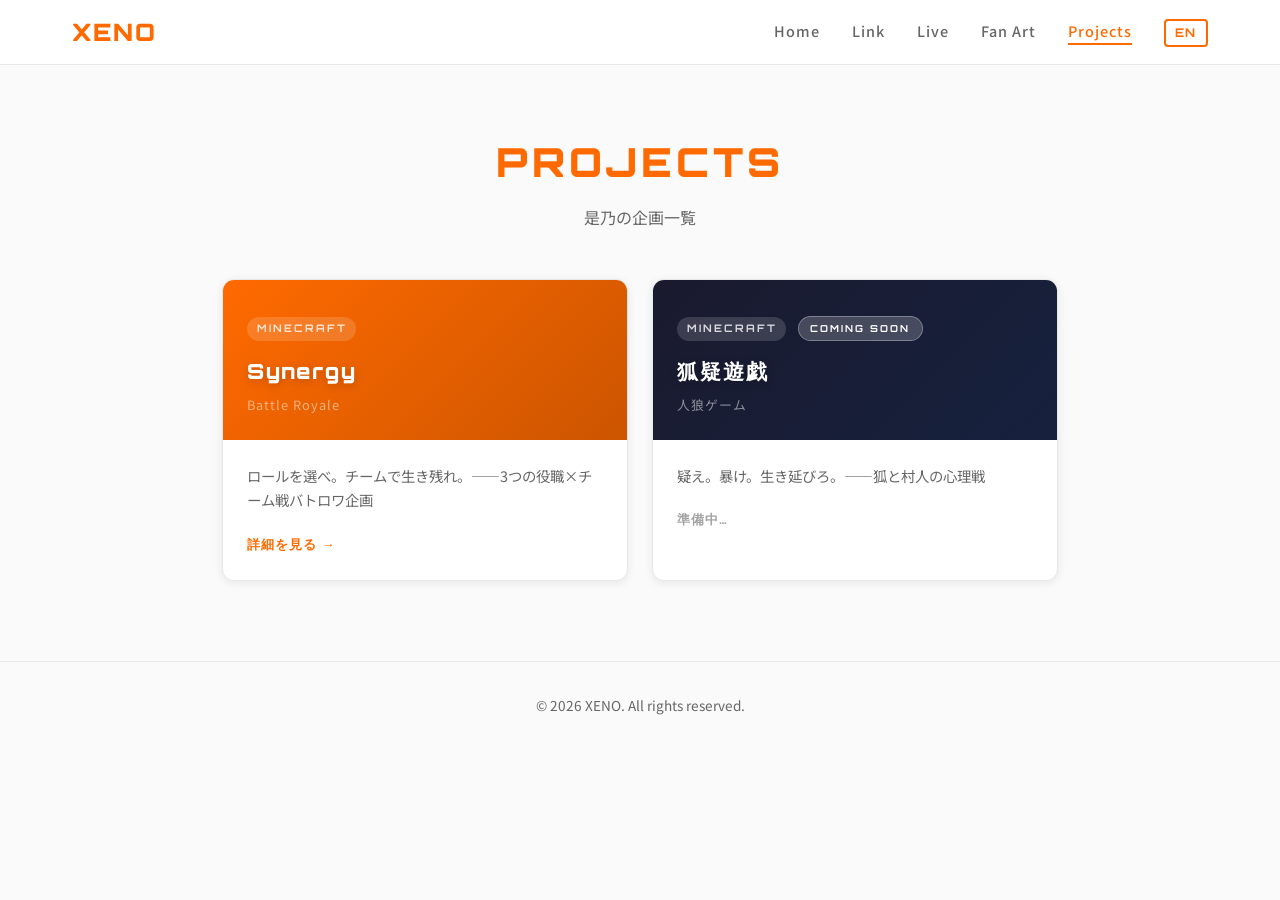
<file: projects/index.html>
<!DOCTYPE html>
<html lang="ja">
<head>
  <meta charset="UTF-8">
  <meta name="viewport" content="width=device-width, initial-scale=1.0">
  <title>是乃公式サイト - Projects</title>
  <link rel="icon" href="/favicon.svg" type="image/svg+xml">
  <!-- OGP -->
  <meta property="og:title" content="Projects">
  <meta property="og:description" content="是乃の企画一覧">
  <meta property="og:url" content="https://xenotadano.com/projects">
  <meta property="og:type" content="website">
  <meta property="og:site_name" content="Xeno Official">
  <meta name="twitter:card" content="summary">
  <meta name="twitter:title" content="Projects">
  <meta name="twitter:description" content="是乃の企画一覧">
  <meta name="theme-color" content="#ff6a00">
  <link rel="stylesheet" href="../css/style.css?v=20260331c">
</head>
<body>
<div class="page-transition" id="page-transition"></div>

<!-- ===== Header ===== -->
<header>
  <nav>
    <a href="/" class="nav-logo">XENO</a>
    <button class="nav-toggle" onclick="document.querySelector('.nav-links').classList.toggle('open')">
      <span></span><span></span><span></span>
    </button>
    <ul class="nav-links">
      <li><a href="/home">Home</a></li>
      <li><a href="/link">Link</a></li>
      <li><a href="/live">Live</a></li>
      <li><a href="/fanart">Fan Art</a></li>
      <li><a href="/projects" class="active">Projects</a></li>
      <li><button id="lang-toggle" class="lang-toggle" onclick="setLang(getLang()==='ja'?'en':'ja')">EN</button></li>
    </ul>
  </nav>
</header>

<!-- ===== Projects Page ===== -->
<section class="projects-page">
  <h1 class="page-title fade-in">Projects</h1>
  <p class="page-subtitle fade-in" data-i18n="projects.subtitle">是乃の企画一覧</p>

  <div class="projects-grid stagger">
    <!-- Synergy Battle Royale -->
    <a href="/projects/synergy" class="project-card fade-in">
      <div class="project-card-header" style="background: linear-gradient(135deg, var(--orange), #cc5500);">
        <span class="project-card-tag">Minecraft</span>
        <h3 class="project-card-title">Synergy</h3>
        <p class="project-card-category">Battle Royale</p>
      </div>
      <div class="project-card-body">
        <p data-i18n="projects.synergy.desc">ロールを選べ。チームで生き残れ。――3つの役職×チーム戦バトロワ企画</p>
        <span class="project-card-link" data-i18n="projects.synergy.link">詳細を見る &rarr;</span>
      </div>
    </a>

    <!-- 狐疑村 -->
    <div class="project-card project-card-soon fade-in">
      <div class="project-card-header" style="background: linear-gradient(135deg, #1a1a2e, #16213e);">
        <span class="project-card-tag">Minecraft</span>
        <span class="project-card-badge">Coming Soon</span>
        <h3 class="project-card-title">狐疑遊戯</h3>
        <p class="project-card-category">人狼ゲーム</p>
      </div>
      <div class="project-card-body">
        <p data-i18n="projects.kogiyugi.desc">疑え。暴け。生き延びろ。――狐と村人の心理戦</p>
        <span class="project-card-link project-card-link-disabled" data-i18n="projects.kogiyugi.status">準備中…</span>
      </div>
    </div>
  </div>
</section>

<!-- ===== Back to Top & Scroll Progress ===== -->
<button class="back-to-top" id="back-to-top" aria-label="トップに戻る">
  <svg viewBox="0 0 24 24" fill="none" stroke="currentColor" stroke-width="2.5" stroke-linecap="round" stroke-linejoin="round"><polyline points="18 15 12 9 6 15"/></svg>
</button>
<div class="scroll-progress" id="scroll-progress"></div>

<!-- ===== Footer ===== -->
<footer>
  <p data-i18n="footer.copyright">&copy; 2026 XENO. All rights reserved.</p>
</footer>

<script src="/js/i18n.js"></script>
<script>
  // ===== Scroll Animations =====
  var observer = new IntersectionObserver(function(entries) {
    entries.forEach(function(entry) {
      if (entry.isIntersecting) entry.target.classList.add('visible');
    });
  }, { threshold: 0.1 });
  document.querySelectorAll('.fade-in, .fade-in-left, .fade-in-right').forEach(function(el) {
    observer.observe(el);
  });

  // ===== Header shadow + Back to Top + Scroll Progress =====
  var backToTop = document.getElementById('back-to-top');
  var scrollProgress = document.getElementById('scroll-progress');

  window.addEventListener('scroll', function() {
    document.querySelector('header').classList.toggle('scrolled', window.scrollY > 10);
    backToTop.classList.toggle('visible', window.scrollY > 400);
    var scrollTop = window.scrollY;
    var docHeight = document.documentElement.scrollHeight - window.innerHeight;
    var percent = docHeight > 0 ? (scrollTop / docHeight) * 100 : 0;
    scrollProgress.style.width = percent + '%';
  });

  backToTop.addEventListener('click', function() {
    window.scrollTo({ top: 0, behavior: 'smooth' });
  });

  // ===== Page Transition =====
  document.querySelectorAll('a[href^="/"]').forEach(function(link) {
    link.addEventListener('click', function(e) {
      var href = this.getAttribute('href');
      if (href === window.location.pathname) return;
      e.preventDefault();
      var overlay = document.getElementById('page-transition');
      overlay.classList.add('active');
      setTimeout(function() { window.location.href = href; }, 300);
    });
  });
</script>

</body>
</html>
</file>
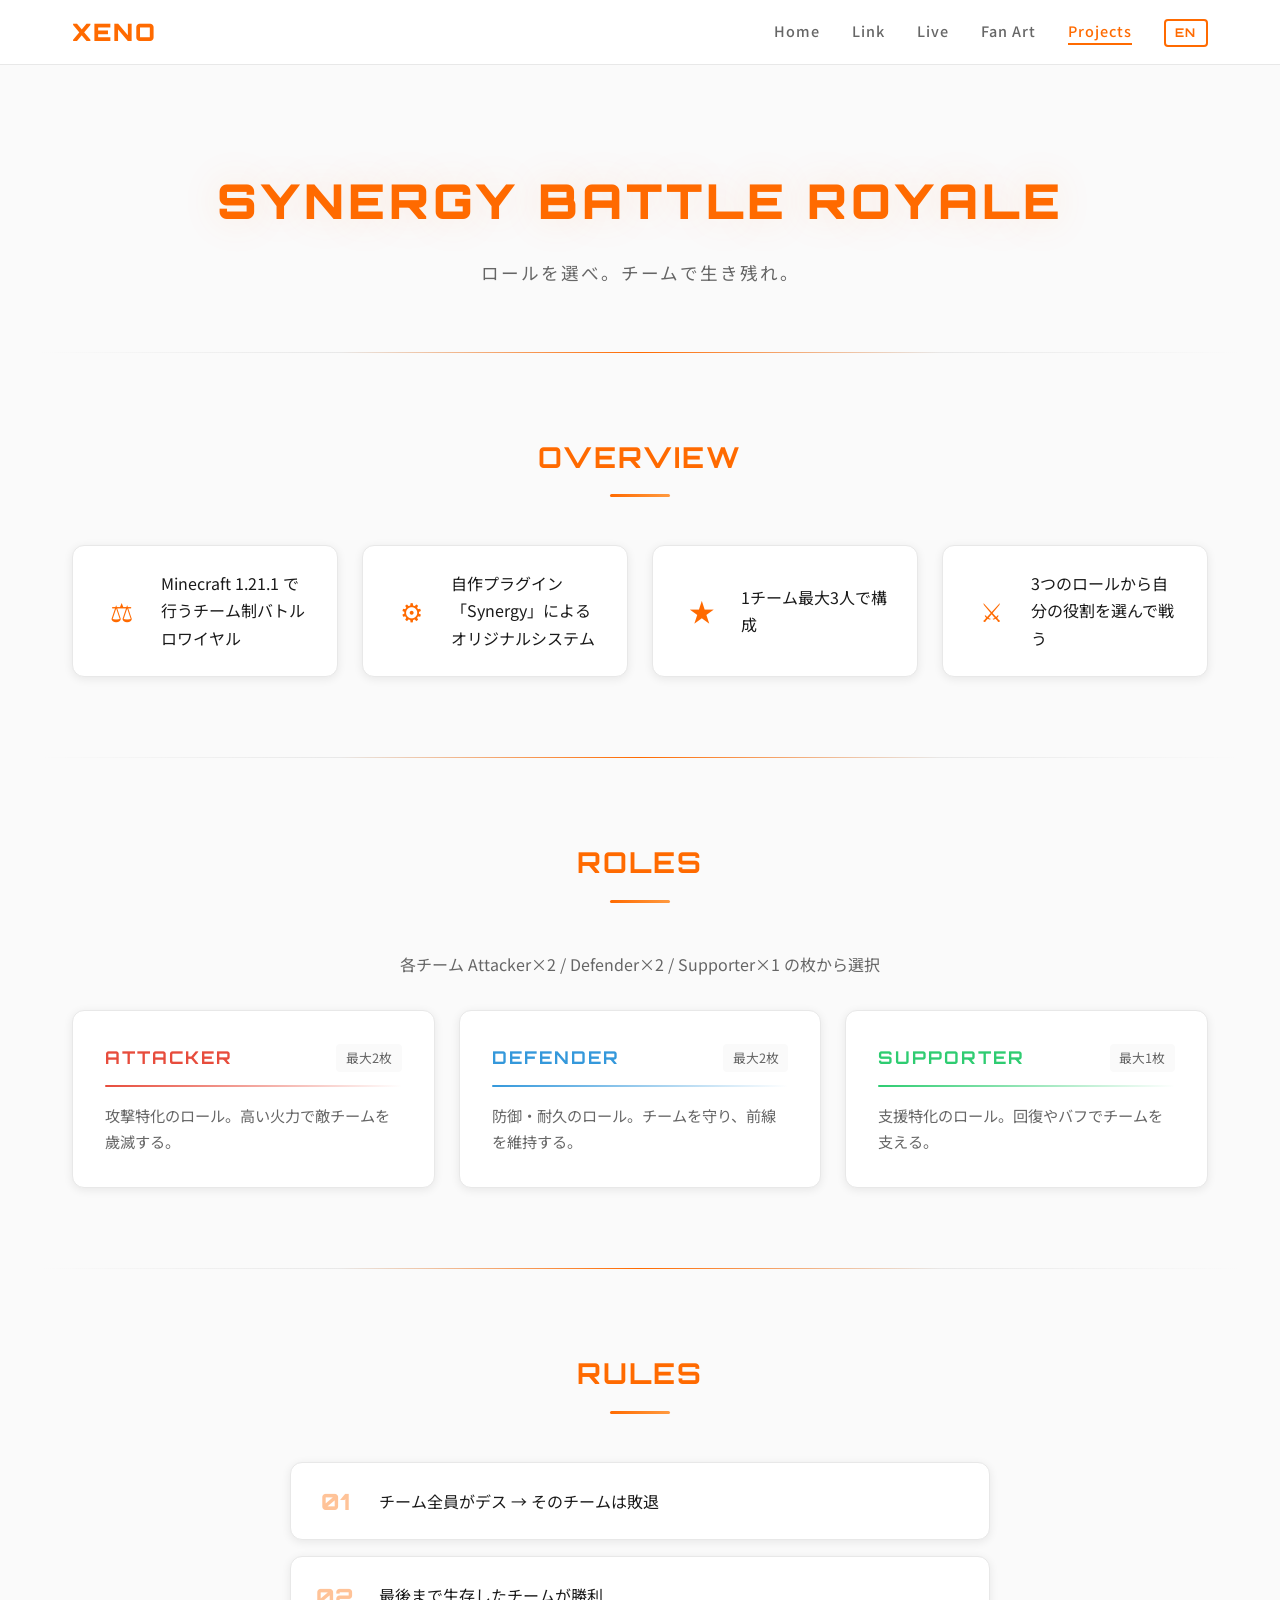
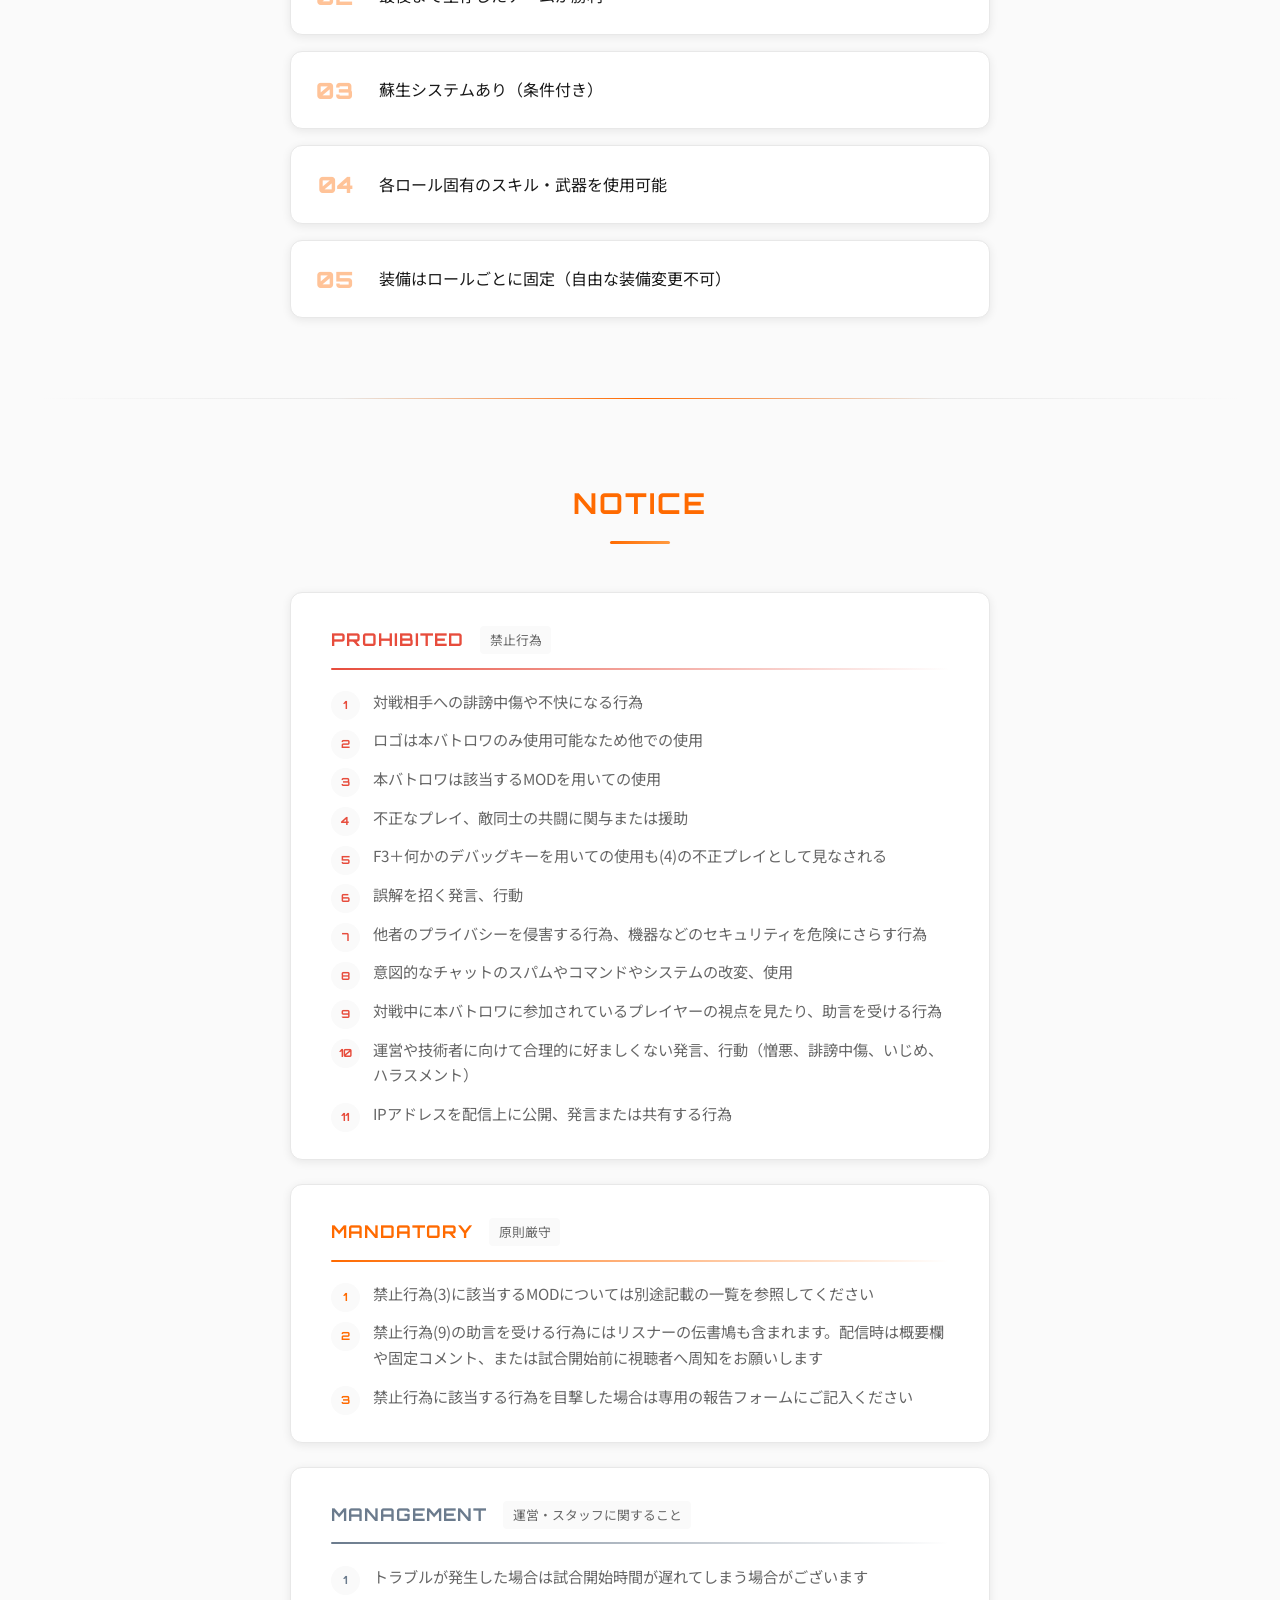
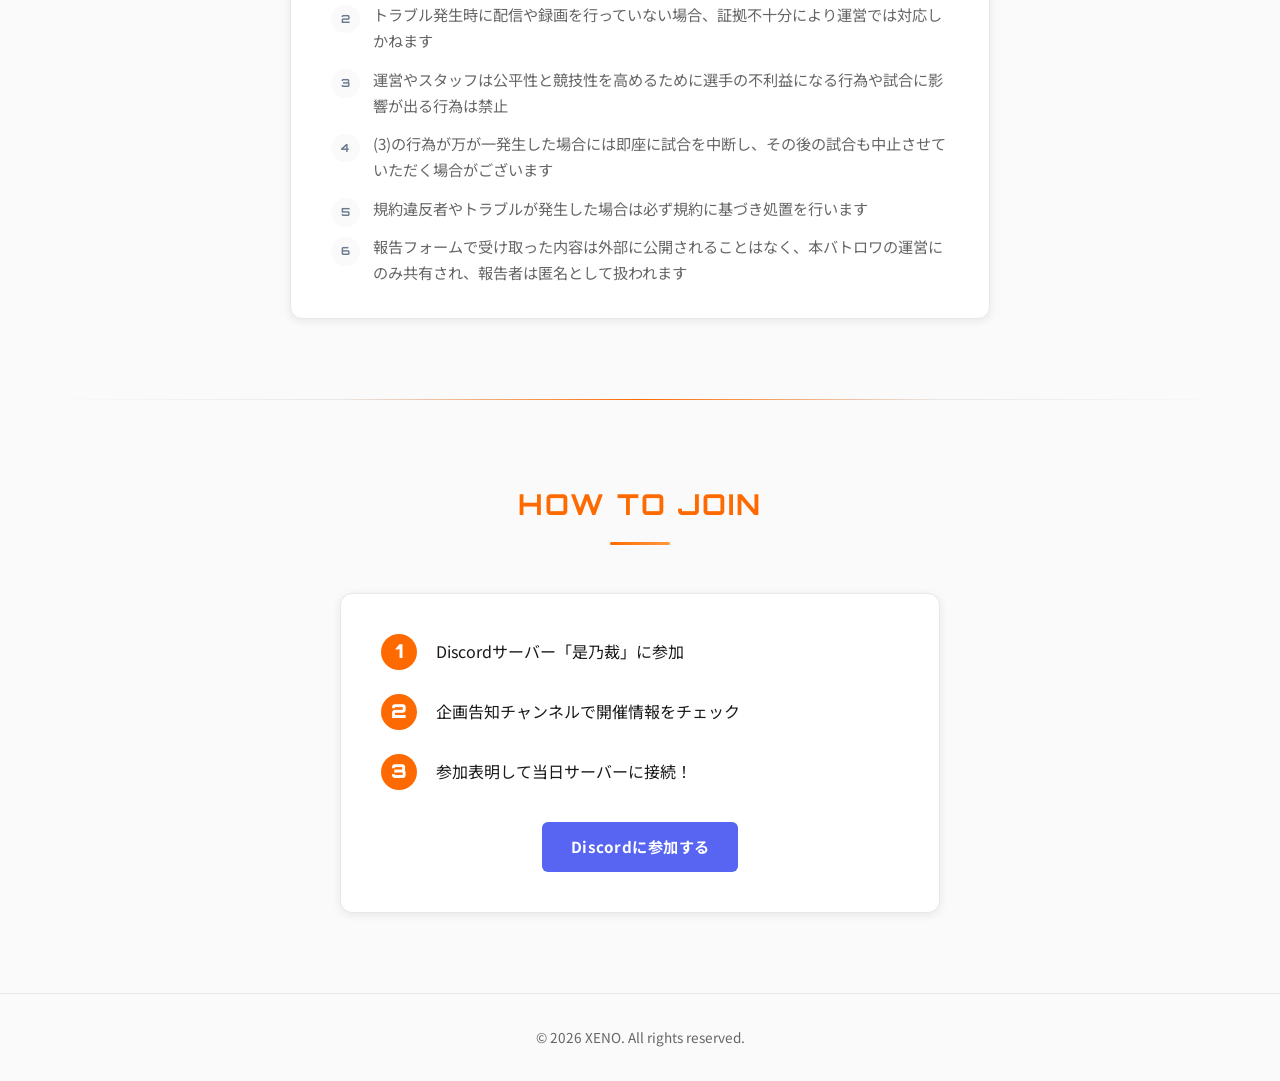
<file: projects/synergy/index.html>
<!DOCTYPE html>
<html lang="ja">
<head>
  <meta charset="UTF-8">
  <meta name="viewport" content="width=device-width, initial-scale=1.0">
  <title>是乃公式サイト - Synergy</title>
  <link rel="icon" href="/favicon.svg" type="image/svg+xml">
  <meta name="robots" content="noindex, nofollow">
  <meta name="theme-color" content="#ff6a00">
  <link rel="stylesheet" href="../../css/style.css?v=20260331d">
</head>
<body>
<div class="page-transition" id="page-transition"></div>

<!-- ===== Header ===== -->
<header>
  <nav>
    <a href="/" class="nav-logo">XENO</a>
    <button class="nav-toggle" onclick="document.querySelector('.nav-links').classList.toggle('open')">
      <span></span><span></span><span></span>
    </button>
    <ul class="nav-links">
      <li><a href="/home">Home</a></li>
      <li><a href="/link">Link</a></li>
      <li><a href="/live">Live</a></li>
      <li><a href="/fanart">Fan Art</a></li>
      <li><a href="/projects" class="active">Projects</a></li>
      <li><button id="lang-toggle" class="lang-toggle" onclick="setLang(getLang()==='ja'?'en':'ja')">EN</button></li>
    </ul>
  </nav>
</header>

<!-- ===== Hero ===== -->
<section class="br-hero">
  <h1 class="br-hero-title fade-in">Synergy Battle Royale</h1>
  <p class="br-hero-sub fade-in" data-i18n="br.subtitle">ロールを選べ。チームで生き残れ。</p>
</section>

<div class="section-divider"></div>

<!-- ===== 概要 ===== -->
<section>
  <h2 class="section-title fade-in">Overview</h2>
  <div class="br-overview stagger">
    <div class="br-overview-item fade-in">
      <span class="br-overview-icon">&#9878;</span>
      <p data-i18n="br.overview.1">Minecraft 1.21.1 で行うチーム制バトルロワイヤル</p>
    </div>
    <div class="br-overview-item fade-in">
      <span class="br-overview-icon">&#9881;</span>
      <p data-i18n="br.overview.2">自作プラグイン「Synergy」によるオリジナルシステム</p>
    </div>
    <div class="br-overview-item fade-in">
      <span class="br-overview-icon">&#9733;</span>
      <p data-i18n="br.overview.3">1チーム最大3人で構成</p>
    </div>
    <div class="br-overview-item fade-in">
      <span class="br-overview-icon">&#9876;</span>
      <p data-i18n="br.overview.4">3つのロールから自分の役割を選んで戦う</p>
    </div>
  </div>
</section>

<div class="section-divider"></div>

<!-- ===== ロール ===== -->
<section>
  <h2 class="section-title fade-in">Roles</h2>
  <p class="br-role-desc fade-in" data-i18n="br.roles.desc">各チーム Attacker×2 / Defender×2 / Supporter×1 の枠から選択</p>
  <div class="br-role-grid stagger">
    <div class="br-role-card fade-in" data-role="attacker">
      <div class="br-role-header">
        <span class="br-role-name">ATTACKER</span>
        <span class="br-role-slots" data-i18n="br.attacker.slots">最大2枠</span>
      </div>
      <div class="br-role-accent"></div>
      <p class="br-role-body" data-i18n="br.attacker.desc">攻撃特化のロール。高い火力で敵チームを殲滅する。</p>
    </div>
    <div class="br-role-card fade-in" data-role="defender">
      <div class="br-role-header">
        <span class="br-role-name">DEFENDER</span>
        <span class="br-role-slots" data-i18n="br.defender.slots">最大2枠</span>
      </div>
      <div class="br-role-accent"></div>
      <p class="br-role-body" data-i18n="br.defender.desc">防御・耐久のロール。チームを守り、前線を維持する。</p>
    </div>
    <div class="br-role-card fade-in" data-role="supporter">
      <div class="br-role-header">
        <span class="br-role-name">SUPPORTER</span>
        <span class="br-role-slots" data-i18n="br.supporter.slots">最大1枠</span>
      </div>
      <div class="br-role-accent"></div>
      <p class="br-role-body" data-i18n="br.supporter.desc">支援特化のロール。回復やバフでチームを支える。</p>
    </div>
  </div>
</section>

<div class="section-divider"></div>

<!-- ===== 基本ルール ===== -->
<section>
  <h2 class="section-title fade-in">Rules</h2>
  <div class="br-rules stagger">
    <div class="br-rule fade-in">
      <span class="br-rule-num">01</span>
      <p data-i18n="br.rule.1">チーム全員がデス → そのチームは敗退</p>
    </div>
    <div class="br-rule fade-in">
      <span class="br-rule-num">02</span>
      <p data-i18n="br.rule.2">最後まで生存したチームが勝利</p>
    </div>
    <div class="br-rule fade-in">
      <span class="br-rule-num">03</span>
      <p data-i18n="br.rule.3">蘇生システムあり（条件付き）</p>
    </div>
    <div class="br-rule fade-in">
      <span class="br-rule-num">04</span>
      <p data-i18n="br.rule.4">各ロール固有のスキル・武器を使用可能</p>
    </div>
    <div class="br-rule fade-in">
      <span class="br-rule-num">05</span>
      <p data-i18n="br.rule.5">装備はロールごとに固定（自由な装備変更不可）</p>
    </div>
  </div>
</section>

<div class="section-divider"></div>

<!-- ===== 注意事項 ===== -->
<section>
  <h2 class="section-title fade-in">Notice</h2>

  <!-- 【1】禁止行為 -->
  <div class="br-notice-block fade-in" data-severity="prohibited">
    <div class="br-notice-header">
      <span class="br-notice-label">PROHIBITED</span>
      <span class="br-notice-label-sub">禁止行為</span>
    </div>
    <div class="br-notice-accent"></div>
    <ol class="br-notice-list">
      <li>対戦相手への誹謗中傷や不快になる行為</li>
      <li>ロゴは本バトロワのみ使用可能なため他での使用</li>
      <li>本バトロワは該当するMODを用いての使用</li>
      <li>不正なプレイ、敵同士の共闘に関与または援助</li>
      <li>F3＋何かのデバッグキーを用いての使用も(4)の不正プレイとして見なされる</li>
      <li>誤解を招く発言、行動</li>
      <li>他者のプライバシーを侵害する行為、機器などのセキュリティを危険にさらす行為</li>
      <li>意図的なチャットのスパムやコマンドやシステムの改変、使用</li>
      <li>対戦中に本バトロワに参加されているプレイヤーの視点を見たり、助言を受ける行為</li>
      <li>運営や技術者に向けて合理的に好ましくない発言、行動（憎悪、誹謗中傷、いじめ、ハラスメント）</li>
      <li>IPアドレスを配信上に公開、発言または共有する行為</li>
    </ol>
  </div>

  <!-- 【2】原則厳守 -->
  <div class="br-notice-block fade-in" data-severity="mandatory">
    <div class="br-notice-header">
      <span class="br-notice-label">MANDATORY</span>
      <span class="br-notice-label-sub">原則厳守</span>
    </div>
    <div class="br-notice-accent"></div>
    <ol class="br-notice-list">
      <li>禁止行為(3)に該当するMODについては別途記載の一覧を参照してください</li>
      <li>禁止行為(9)の助言を受ける行為にはリスナーの伝書鳩も含まれます。配信時は概要欄や固定コメント、または試合開始前に視聴者へ周知をお願いします</li>
      <li>禁止行為に該当する行為を目撃した場合は専用の報告フォームにご記入ください</li>
    </ol>
  </div>

  <!-- 【3】運営に関すること -->
  <div class="br-notice-block fade-in" data-severity="info">
    <div class="br-notice-header">
      <span class="br-notice-label">MANAGEMENT</span>
      <span class="br-notice-label-sub">運営・スタッフに関すること</span>
    </div>
    <div class="br-notice-accent"></div>
    <ol class="br-notice-list">
      <li>トラブルが発生した場合は試合開始時間が遅れてしまう場合がございます</li>
      <li>トラブル発生時に配信や録画を行っていない場合、証拠不十分により運営では対応しかねます</li>
      <li>運営やスタッフは公平性と競技性を高めるために選手の不利益になる行為や試合に影響が出る行為は禁止</li>
      <li>(3)の行為が万が一発生した場合には即座に試合を中断し、その後の試合も中止させていただく場合がございます</li>
      <li>規約違反者やトラブルが発生した場合は必ず規約に基づき処置を行います</li>
      <li>報告フォームで受け取った内容は外部に公開されることはなく、本バトロワの運営にのみ共有され、報告者は匿名として扱われます</li>
    </ol>
  </div>
</section>

<div class="section-divider"></div>

<!-- ===== 参加方法 ===== -->
<section>
  <h2 class="section-title fade-in">How to Join</h2>
  <div class="br-join fade-in">
    <div class="br-join-steps">
      <div class="br-join-step">
        <span class="br-join-step-num">1</span>
        <p data-i18n="br.join.1">Discordサーバー「是乃裁」に参加</p>
      </div>
      <div class="br-join-step">
        <span class="br-join-step-num">2</span>
        <p data-i18n="br.join.2">企画告知チャンネルで開催情報をチェック</p>
      </div>
      <div class="br-join-step">
        <span class="br-join-step-num">3</span>
        <p data-i18n="br.join.3">参加表明して当日サーバーに接続！</p>
      </div>
    </div>
    <div class="br-join-action">
      <a href="https://discord.gg/KbKVsb4vrr" target="_blank" class="btn btn-discord" data-i18n="br.join.btn">Discordに参加する</a>
    </div>
  </div>
</section>

<!-- ===== Back to Top & Scroll Progress ===== -->
<button class="back-to-top" id="back-to-top" aria-label="トップに戻る">
  <svg viewBox="0 0 24 24" fill="none" stroke="currentColor" stroke-width="2.5" stroke-linecap="round" stroke-linejoin="round"><polyline points="18 15 12 9 6 15"/></svg>
</button>
<div class="scroll-progress" id="scroll-progress"></div>

<!-- ===== Footer ===== -->
<footer>
  <p data-i18n="footer.copyright">&copy; 2026 XENO. All rights reserved.</p>
</footer>

<script src="/js/i18n.js"></script>
<script>
  // ===== Scroll Animations =====
  var observer = new IntersectionObserver(function(entries) {
    entries.forEach(function(entry) {
      if (entry.isIntersecting) entry.target.classList.add('visible');
    });
  }, { threshold: 0.1 });
  document.querySelectorAll('.fade-in, .fade-in-left, .fade-in-right').forEach(function(el) {
    observer.observe(el);
  });

  // ===== Header shadow + Back to Top + Scroll Progress =====
  var backToTop = document.getElementById('back-to-top');
  var scrollProgress = document.getElementById('scroll-progress');

  window.addEventListener('scroll', function() {
    document.querySelector('header').classList.toggle('scrolled', window.scrollY > 10);
    backToTop.classList.toggle('visible', window.scrollY > 400);
    var scrollTop = window.scrollY;
    var docHeight = document.documentElement.scrollHeight - window.innerHeight;
    var percent = docHeight > 0 ? (scrollTop / docHeight) * 100 : 0;
    scrollProgress.style.width = percent + '%';
  });

  backToTop.addEventListener('click', function() {
    window.scrollTo({ top: 0, behavior: 'smooth' });
  });

  // ===== Page Transition =====
  document.querySelectorAll('a[href^="/"]').forEach(function(link) {
    link.addEventListener('click', function(e) {
      var href = this.getAttribute('href');
      if (href === window.location.pathname) return;
      e.preventDefault();
      var overlay = document.getElementById('page-transition');
      overlay.classList.add('active');
      setTimeout(function() { window.location.href = href; }, 300);
    });
  });
</script>

</body>
</html>
</file>
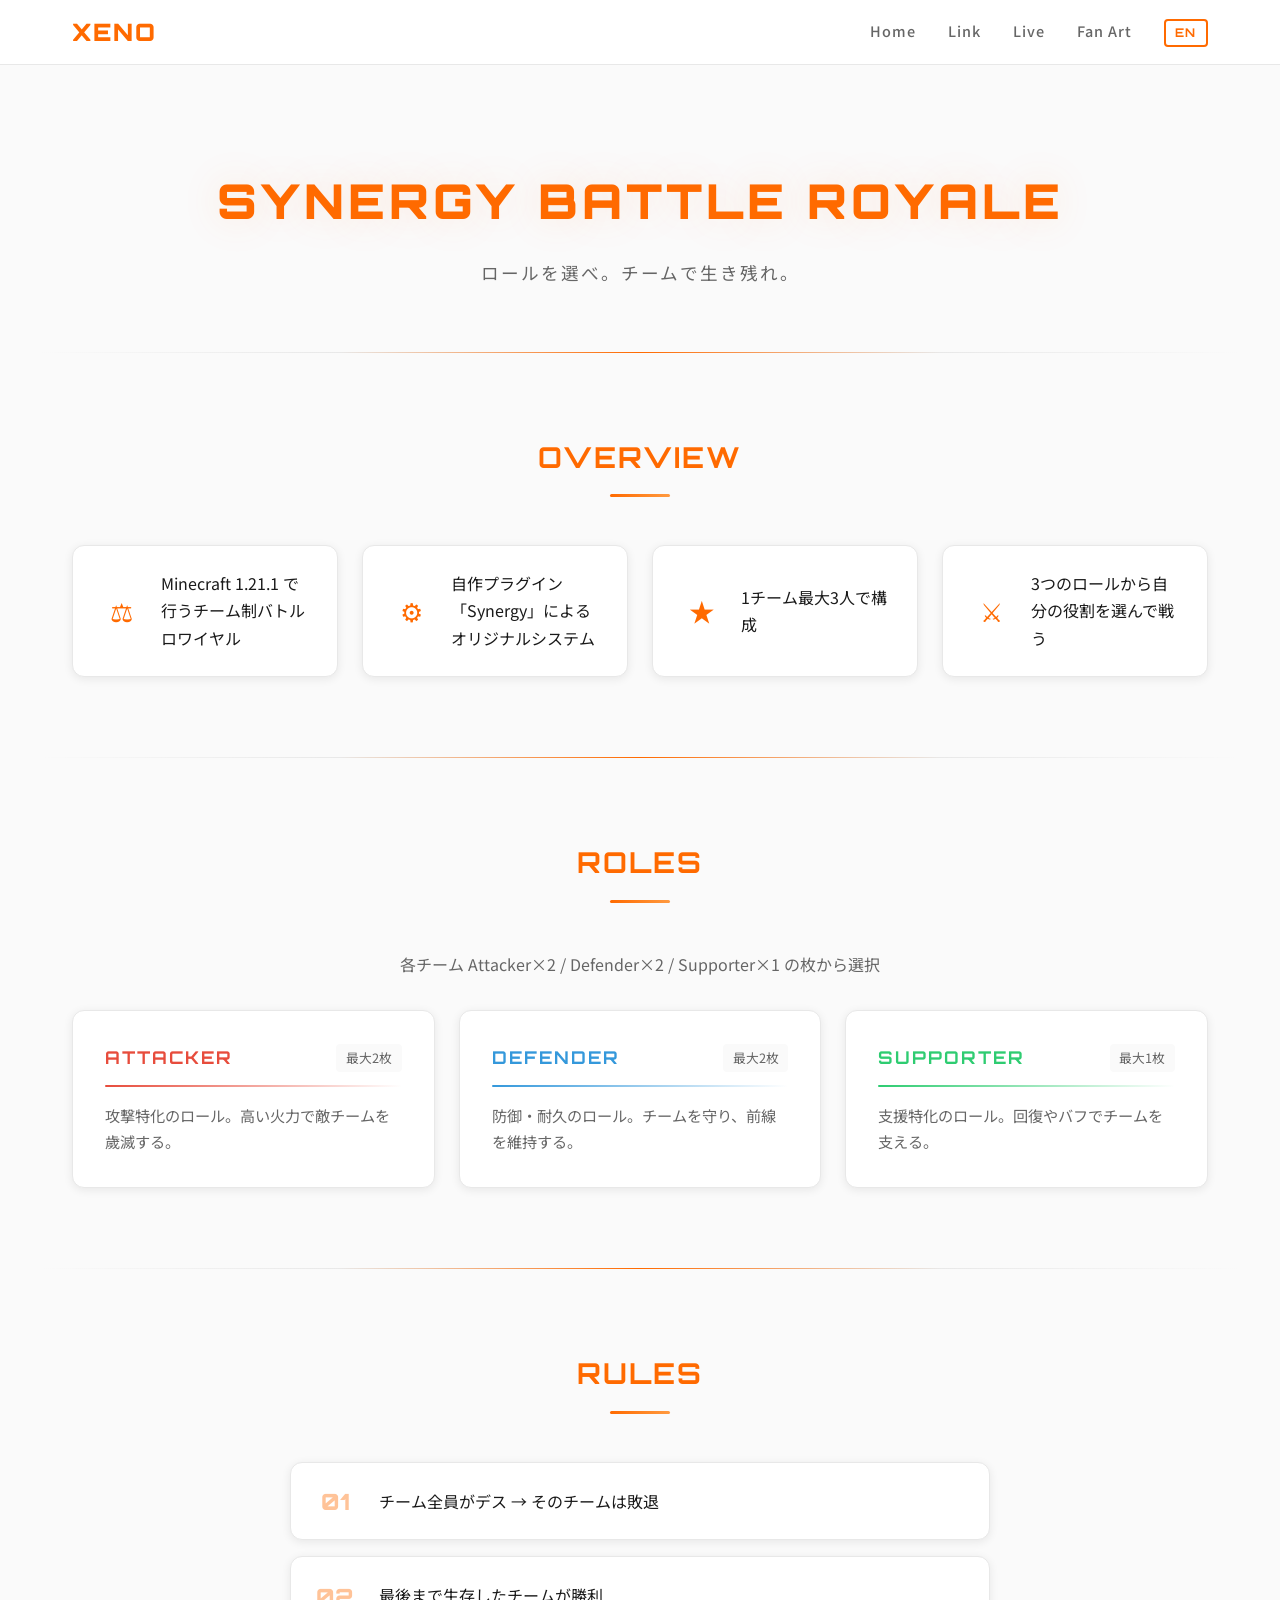
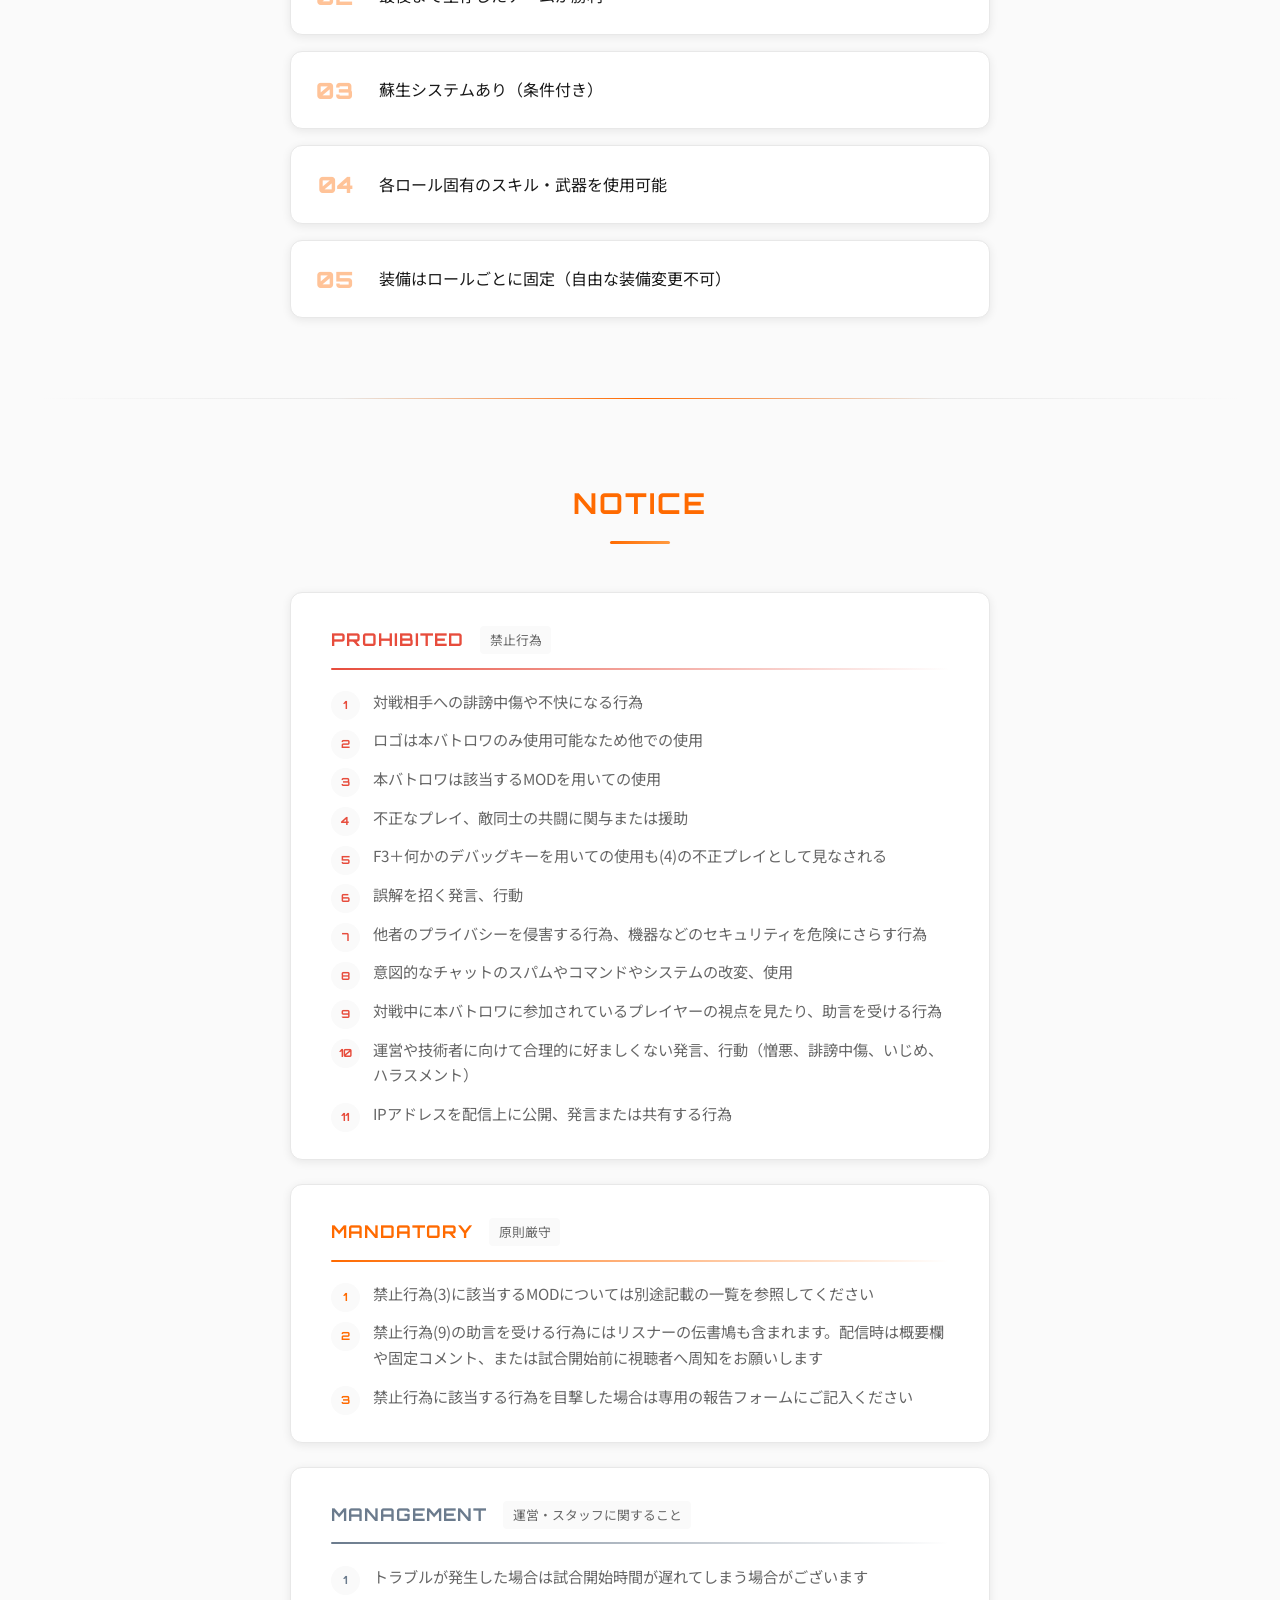
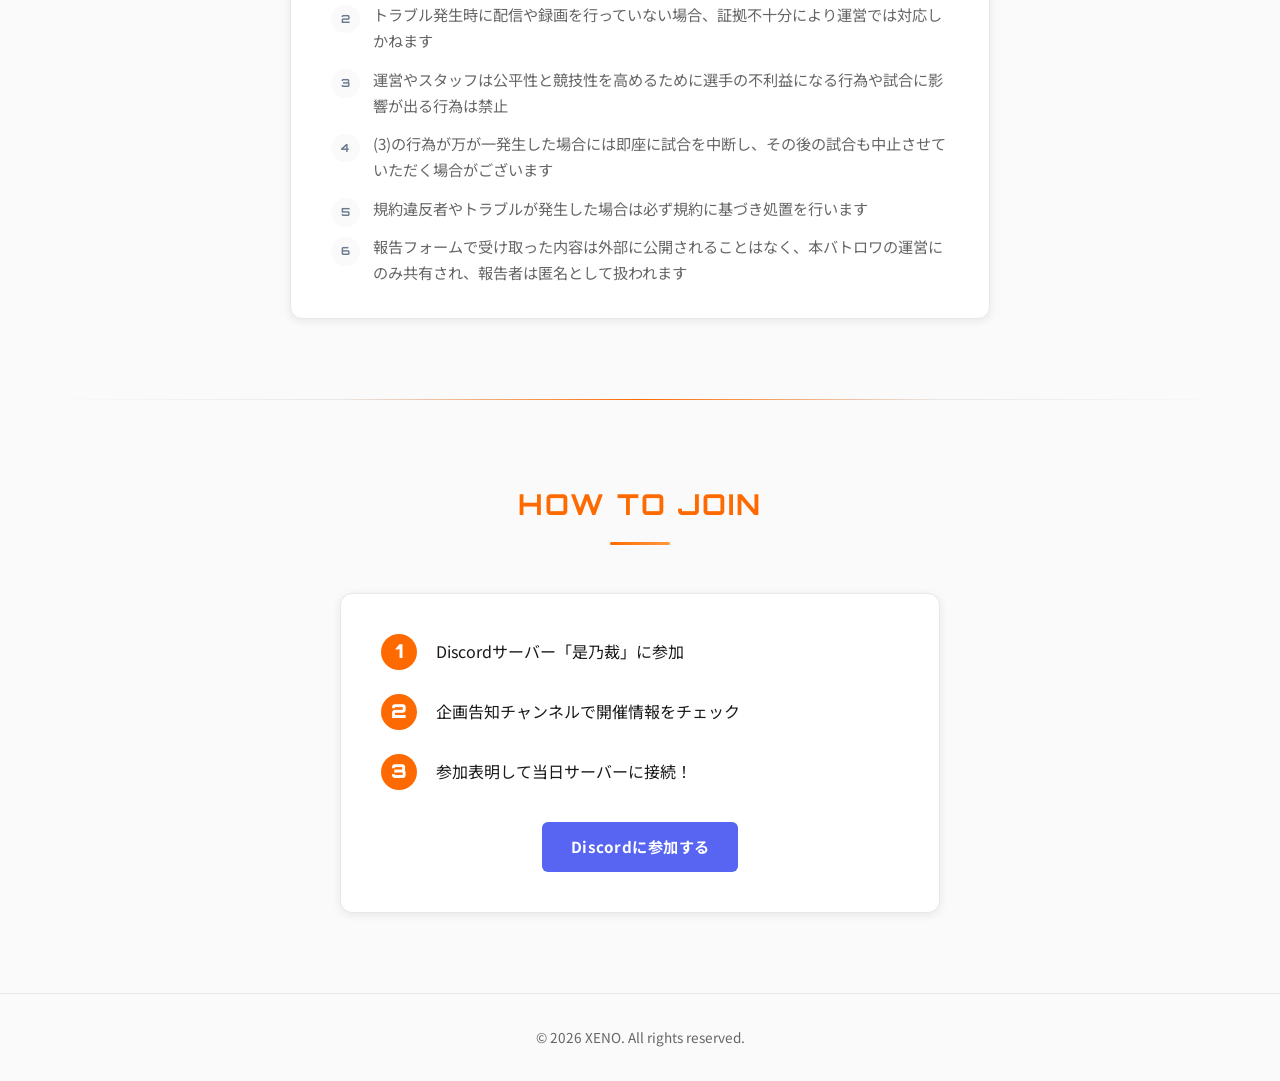
<file: battleroyale.html>
<!DOCTYPE html>
<html lang="ja">
<head>
  <meta charset="UTF-8">
  <meta name="viewport" content="width=device-width, initial-scale=1.0">
  <title>Synergy Battle Royale — XENO</title>
  <link rel="icon" href="/favicon.svg" type="image/svg+xml">
  <meta name="robots" content="noindex, nofollow">
  <meta name="theme-color" content="#ff6a00">
  <link rel="stylesheet" href="css/style.css?v=20260331e">
</head>
<body>
<div class="page-transition" id="page-transition"></div>

<!-- ===== Header ===== -->
<header>
  <nav>
    <a href="/" class="nav-logo">XENO</a>
    <button class="nav-toggle" onclick="document.querySelector('.nav-links').classList.toggle('open')">
      <span></span><span></span><span></span>
    </button>
    <ul class="nav-links">
      <li><a href="/home">Home</a></li>
      <li><a href="/link">Link</a></li>
      <li><a href="/live">Live</a></li>
      <li><a href="/fanart">Fan Art</a></li>
      <li><button id="lang-toggle" class="lang-toggle" onclick="setLang(getLang()==='ja'?'en':'ja')">EN</button></li>
    </ul>
  </nav>
</header>

<!-- ===== Hero ===== -->
<section class="br-hero">
  <h1 class="br-hero-title fade-in">Synergy Battle Royale</h1>
  <p class="br-hero-sub fade-in" data-i18n="br.subtitle">ロールを選べ。チームで生き残れ。</p>
</section>

<div class="section-divider"></div>

<!-- ===== 概要 ===== -->
<section>
  <h2 class="section-title fade-in">Overview</h2>
  <div class="br-overview stagger">
    <div class="br-overview-item fade-in">
      <span class="br-overview-icon">&#9878;</span>
      <p data-i18n="br.overview.1">Minecraft 1.21.1 で行うチーム制バトルロワイヤル</p>
    </div>
    <div class="br-overview-item fade-in">
      <span class="br-overview-icon">&#9881;</span>
      <p data-i18n="br.overview.2">自作プラグイン「Synergy」によるオリジナルシステム</p>
    </div>
    <div class="br-overview-item fade-in">
      <span class="br-overview-icon">&#9733;</span>
      <p data-i18n="br.overview.3">1チーム最大3人で構成</p>
    </div>
    <div class="br-overview-item fade-in">
      <span class="br-overview-icon">&#9876;</span>
      <p data-i18n="br.overview.4">3つのロールから自分の役割を選んで戦う</p>
    </div>
  </div>
</section>

<div class="section-divider"></div>

<!-- ===== ロール ===== -->
<section>
  <h2 class="section-title fade-in">Roles</h2>
  <p class="br-role-desc fade-in" data-i18n="br.roles.desc">各チーム Attacker×2 / Defender×2 / Supporter×1 の枠から選択</p>
  <div class="br-role-grid stagger">
    <div class="br-role-card fade-in" data-role="attacker">
      <div class="br-role-header">
        <span class="br-role-name">ATTACKER</span>
        <span class="br-role-slots" data-i18n="br.attacker.slots">最大2枠</span>
      </div>
      <div class="br-role-accent"></div>
      <p class="br-role-body" data-i18n="br.attacker.desc">攻撃特化のロール。高い火力で敵チームを殲滅する。</p>
    </div>
    <div class="br-role-card fade-in" data-role="defender">
      <div class="br-role-header">
        <span class="br-role-name">DEFENDER</span>
        <span class="br-role-slots" data-i18n="br.defender.slots">最大2枠</span>
      </div>
      <div class="br-role-accent"></div>
      <p class="br-role-body" data-i18n="br.defender.desc">防御・耐久のロール。チームを守り、前線を維持する。</p>
    </div>
    <div class="br-role-card fade-in" data-role="supporter">
      <div class="br-role-header">
        <span class="br-role-name">SUPPORTER</span>
        <span class="br-role-slots" data-i18n="br.supporter.slots">最大1枠</span>
      </div>
      <div class="br-role-accent"></div>
      <p class="br-role-body" data-i18n="br.supporter.desc">支援特化のロール。回復やバフでチームを支える。</p>
    </div>
  </div>
</section>

<div class="section-divider"></div>

<!-- ===== 基本ルール ===== -->
<section>
  <h2 class="section-title fade-in">Rules</h2>
  <div class="br-rules stagger">
    <div class="br-rule fade-in">
      <span class="br-rule-num">01</span>
      <p data-i18n="br.rule.1">チーム全員がデス → そのチームは敗退</p>
    </div>
    <div class="br-rule fade-in">
      <span class="br-rule-num">02</span>
      <p data-i18n="br.rule.2">最後まで生存したチームが勝利</p>
    </div>
    <div class="br-rule fade-in">
      <span class="br-rule-num">03</span>
      <p data-i18n="br.rule.3">蘇生システムあり（条件付き）</p>
    </div>
    <div class="br-rule fade-in">
      <span class="br-rule-num">04</span>
      <p data-i18n="br.rule.4">各ロール固有のスキル・武器を使用可能</p>
    </div>
    <div class="br-rule fade-in">
      <span class="br-rule-num">05</span>
      <p data-i18n="br.rule.5">装備はロールごとに固定（自由な装備変更不可）</p>
    </div>
  </div>
</section>

<div class="section-divider"></div>

<!-- ===== 注意事項 ===== -->
<section>
  <h2 class="section-title fade-in">Notice</h2>

  <!-- 【1】禁止行為 -->
  <div class="br-notice-block fade-in" data-severity="prohibited">
    <div class="br-notice-header">
      <span class="br-notice-label">PROHIBITED</span>
      <span class="br-notice-label-sub">禁止行為</span>
    </div>
    <div class="br-notice-accent"></div>
    <ol class="br-notice-list">
      <li>対戦相手への誹謗中傷や不快になる行為</li>
      <li>ロゴは本バトロワのみ使用可能なため他での使用</li>
      <li>本バトロワは該当するMODを用いての使用</li>
      <li>不正なプレイ、敵同士の共闘に関与または援助</li>
      <li>F3＋何かのデバッグキーを用いての使用も(4)の不正プレイとして見なされる</li>
      <li>誤解を招く発言、行動</li>
      <li>他者のプライバシーを侵害する行為、機器などのセキュリティを危険にさらす行為</li>
      <li>意図的なチャットのスパムやコマンドやシステムの改変、使用</li>
      <li>対戦中に本バトロワに参加されているプレイヤーの視点を見たり、助言を受ける行為</li>
      <li>運営や技術者に向けて合理的に好ましくない発言、行動（憎悪、誹謗中傷、いじめ、ハラスメント）</li>
      <li>IPアドレスを配信上に公開、発言または共有する行為</li>
    </ol>
  </div>

  <!-- 【2】原則厳守 -->
  <div class="br-notice-block fade-in" data-severity="mandatory">
    <div class="br-notice-header">
      <span class="br-notice-label">MANDATORY</span>
      <span class="br-notice-label-sub">原則厳守</span>
    </div>
    <div class="br-notice-accent"></div>
    <ol class="br-notice-list">
      <li>禁止行為(3)に該当するMODについては別途記載の一覧を参照してください</li>
      <li>禁止行為(9)の助言を受ける行為にはリスナーの伝書鳩も含まれます。配信時は概要欄や固定コメント、または試合開始前に視聴者へ周知をお願いします</li>
      <li>禁止行為に該当する行為を目撃した場合は専用の報告フォームにご記入ください</li>
    </ol>
  </div>

  <!-- 【3】運営に関すること -->
  <div class="br-notice-block fade-in" data-severity="info">
    <div class="br-notice-header">
      <span class="br-notice-label">MANAGEMENT</span>
      <span class="br-notice-label-sub">運営・スタッフに関すること</span>
    </div>
    <div class="br-notice-accent"></div>
    <ol class="br-notice-list">
      <li>トラブルが発生した場合は試合開始時間が遅れてしまう場合がございます</li>
      <li>トラブル発生時に配信や録画を行っていない場合、証拠不十分により運営では対応しかねます</li>
      <li>運営やスタッフは公平性と競技性を高めるために選手の不利益になる行為や試合に影響が出る行為は禁止</li>
      <li>(3)の行為が万が一発生した場合には即座に試合を中断し、その後の試合も中止させていただく場合がございます</li>
      <li>規約違反者やトラブルが発生した場合は必ず規約に基づき処置を行います</li>
      <li>報告フォームで受け取った内容は外部に公開されることはなく、本バトロワの運営にのみ共有され、報告者は匿名として扱われます</li>
    </ol>
  </div>
</section>

<div class="section-divider"></div>

<!-- ===== 参加方法 ===== -->
<section>
  <h2 class="section-title fade-in">How to Join</h2>
  <div class="br-join fade-in">
    <div class="br-join-steps">
      <div class="br-join-step">
        <span class="br-join-step-num">1</span>
        <p data-i18n="br.join.1">Discordサーバー「是乃裁」に参加</p>
      </div>
      <div class="br-join-step">
        <span class="br-join-step-num">2</span>
        <p data-i18n="br.join.2">企画告知チャンネルで開催情報をチェック</p>
      </div>
      <div class="br-join-step">
        <span class="br-join-step-num">3</span>
        <p data-i18n="br.join.3">参加表明して当日サーバーに接続！</p>
      </div>
    </div>
    <div class="br-join-action">
      <a href="https://discord.gg/KbKVsb4vrr" target="_blank" class="btn btn-discord" data-i18n="br.join.btn">Discordに参加する</a>
    </div>
  </div>
</section>

<!-- ===== Back to Top & Scroll Progress ===== -->
<button class="back-to-top" id="back-to-top" aria-label="トップに戻る">
  <svg viewBox="0 0 24 24" fill="none" stroke="currentColor" stroke-width="2.5" stroke-linecap="round" stroke-linejoin="round"><polyline points="18 15 12 9 6 15"/></svg>
</button>
<div class="scroll-progress" id="scroll-progress"></div>

<!-- ===== Footer ===== -->
<footer>
  <p data-i18n="footer.copyright">&copy; 2026 XENO. All rights reserved.</p>
</footer>

<script src="/js/i18n.js"></script>
<script>
  // ===== Scroll Animations =====
  var observer = new IntersectionObserver(function(entries) {
    entries.forEach(function(entry) {
      if (entry.isIntersecting) entry.target.classList.add('visible');
    });
  }, { threshold: 0.1 });
  document.querySelectorAll('.fade-in, .fade-in-left, .fade-in-right').forEach(function(el) {
    observer.observe(el);
  });

  // ===== Header shadow + Back to Top + Scroll Progress =====
  var backToTop = document.getElementById('back-to-top');
  var scrollProgress = document.getElementById('scroll-progress');

  window.addEventListener('scroll', function() {
    document.querySelector('header').classList.toggle('scrolled', window.scrollY > 10);
    backToTop.classList.toggle('visible', window.scrollY > 400);
    var scrollTop = window.scrollY;
    var docHeight = document.documentElement.scrollHeight - window.innerHeight;
    var percent = docHeight > 0 ? (scrollTop / docHeight) * 100 : 0;
    scrollProgress.style.width = percent + '%';
  });

  backToTop.addEventListener('click', function() {
    window.scrollTo({ top: 0, behavior: 'smooth' });
  });

  // ===== Page Transition =====
  document.querySelectorAll('a[href^="/"]').forEach(function(link) {
    link.addEventListener('click', function(e) {
      var href = this.getAttribute('href');
      if (href === window.location.pathname) return;
      e.preventDefault();
      var overlay = document.getElementById('page-transition');
      overlay.classList.add('active');
      setTimeout(function() { window.location.href = href; }, 300);
    });
  });
</script>

</body>
</html>
</file>
<file: css/style.css>
/* ===== Base & Reset ===== */
@import url('https://fonts.googleapis.com/css2?family=Orbitron:wght@400;700;900&family=Noto+Sans+JP:wght@400;500;700&display=swap');

*, *::before, *::after {
  margin: 0;
  padding: 0;
  box-sizing: border-box;
}

:root {
  --orange: #ff6a00;
  --orange-light: #ff9a40;
  --orange-dark: #cc5500;
  --bg: #fafafa;
  --bg-card: #ffffff;
  --bg-card-hover: #fff8f2;
  --text: #1a1a1a;
  --text-dim: #666;
  --border: #e8e8e8;
  --shadow: rgba(0, 0, 0, 0.08);
}

html {
  scroll-behavior: smooth;
}

body {
  font-family: 'Noto Sans JP', sans-serif;
  background-color: var(--bg);
  color: var(--text);
  line-height: 1.7;
  overflow-x: hidden;
}

/* ===== Scrollbar ===== */
::-webkit-scrollbar { width: 8px; }
::-webkit-scrollbar-track { background: var(--bg); }
::-webkit-scrollbar-thumb { background: var(--orange-dark); border-radius: 4px; }
::-webkit-scrollbar-thumb:hover { background: var(--orange); }

/* ===== Header / Nav ===== */
header {
  position: fixed;
  top: 0;
  width: 100%;
  z-index: 100;
  background: rgba(255, 255, 255, 0.9);
  backdrop-filter: blur(12px);
  border-bottom: 1px solid var(--border);
  transition: box-shadow 0.3s;
}

header.scrolled {
  box-shadow: 0 4px 20px rgba(0, 0, 0, 0.08);
}

nav {
  max-width: 1200px;
  margin: 0 auto;
  padding: 0 2rem;
  height: 64px;
  display: flex;
  align-items: center;
  justify-content: space-between;
}

.nav-logo {
  font-family: 'Orbitron', sans-serif;
  font-weight: 900;
  font-size: 1.5rem;
  color: var(--orange);
  text-decoration: none;
  text-transform: uppercase;
  letter-spacing: 2px;
}

.nav-links {
  display: flex;
  gap: 2rem;
  list-style: none;
}

.nav-links a {
  color: var(--text-dim);
  text-decoration: none;
  font-size: 0.9rem;
  font-weight: 500;
  letter-spacing: 1px;
  transition: color 0.3s;
  position: relative;
}

.nav-links a::after {
  content: '';
  position: absolute;
  bottom: -4px;
  left: 0;
  width: 0;
  height: 2px;
  background: var(--orange);
  transition: width 0.3s;
}

.nav-links a:hover,
.nav-links a.active {
  color: var(--orange);
}

.nav-links a:hover::after,
.nav-links a.active::after {
  width: 100%;
}

/* Hamburger (mobile) */
.nav-toggle {
  display: none;
  flex-direction: column;
  gap: 5px;
  cursor: pointer;
  background: none;
  border: none;
  padding: 4px;
}

.nav-toggle span {
  width: 24px;
  height: 2px;
  background: var(--orange);
  transition: transform 0.3s, opacity 0.3s;
}

/* Language Toggle */
.lang-toggle {
  background: none;
  border: 2px solid var(--orange);
  color: var(--orange);
  font-family: 'Orbitron', sans-serif;
  font-size: 0.75rem;
  font-weight: 700;
  letter-spacing: 1px;
  padding: 0.25rem 0.6rem;
  border-radius: 4px;
  cursor: pointer;
  transition: background 0.3s, color 0.3s;
  line-height: 1.4;
}

.lang-toggle:hover {
  background: var(--orange);
  color: #fff;
}

/* ===== Hero Section ===== */
.hero {
  position: relative;
  min-height: 100vh;
  display: flex;
  align-items: center;
  justify-content: center;
  padding: 6rem 2rem 2rem;
  overflow: hidden;
}

.hero::before {
  content: '';
  position: absolute;
  top: -50%;
  right: -20%;
  width: 700px;
  height: 700px;
  background: radial-gradient(circle, rgba(255, 106, 0, 0.08) 0%, transparent 70%);
  border-radius: 50%;
  pointer-events: none;
}

.hero::after {
  content: '';
  position: absolute;
  bottom: -30%;
  left: -10%;
  width: 500px;
  height: 500px;
  background: radial-gradient(circle, rgba(255, 106, 0, 0.05) 0%, transparent 70%);
  border-radius: 50%;
  pointer-events: none;
}

.hero-content {
  max-width: 1000px;
  width: 100%;
  position: relative;
  z-index: 1;
}

.hero-visual {
  display: flex;
  align-items: center;
  justify-content: center;
  gap: 4rem;
}

/* Character Image */
.character-img {
  position: relative;
  flex-shrink: 0;
}

.character-img img {
  width: 500px;
  height: auto;
  display: block;
  user-select: none;
  -webkit-user-select: none;
  -webkit-user-drag: none;
  pointer-events: none;
  filter: drop-shadow(0 0 30px rgba(255, 106, 0, 0.15));
  transition: filter 0.5s;
}

.character-img:hover img {
  filter: drop-shadow(0 0 40px rgba(255, 106, 0, 0.25));
}

.image-shield {
  position: absolute;
  top: 0;
  left: 0;
  width: 100%;
  height: 100%;
  z-index: 2;
}

.hero-text {
  text-align: left;
}

.hero h1 {
  font-family: 'Orbitron', sans-serif;
  font-size: clamp(2rem, 5vw, 3.5rem);
  font-weight: 900;
  text-transform: uppercase;
  letter-spacing: 4px;
  margin-bottom: 0.5rem;
  color: var(--orange);
}

.hero .subtitle {
  font-size: 1.1rem;
  color: var(--text-dim);
  margin-bottom: 2.5rem;
}

.hero-links {
  display: flex;
  gap: 1rem;
  flex-wrap: wrap;
}

/* ===== Buttons ===== */
.btn {
  display: inline-flex;
  align-items: center;
  gap: 0.5rem;
  padding: 0.75rem 1.8rem;
  border-radius: 6px;
  text-decoration: none;
  font-weight: 700;
  font-size: 0.95rem;
  letter-spacing: 0.5px;
  transition: all 0.3s;
  border: none;
  cursor: pointer;
}

.btn-primary {
  background: linear-gradient(135deg, var(--orange), var(--orange-dark));
  color: #fff;
  box-shadow: 0 4px 15px rgba(255, 106, 0, 0.3);
}

.btn-primary:hover {
  transform: translateY(-2px);
  box-shadow: 0 6px 25px rgba(255, 106, 0, 0.4);
}

.btn-outline {
  background: transparent;
  color: var(--orange);
  border: 2px solid var(--orange);
}

.btn-outline:hover {
  background: rgba(255, 106, 0, 0.08);
  transform: translateY(-2px);
}

.btn-discord {
  background: #5865F2;
  color: #fff;
}

.btn-discord:hover {
  background: #4752c4;
  transform: translateY(-2px);
  box-shadow: 0 4px 20px rgba(88, 101, 242, 0.3);
}

/* ===== Sections ===== */
section {
  max-width: 1200px;
  margin: 0 auto;
  padding: 5rem 2rem;
}

.section-title {
  font-family: 'Orbitron', sans-serif;
  font-size: 1.8rem;
  font-weight: 700;
  text-transform: uppercase;
  letter-spacing: 2px;
  margin-bottom: 3rem;
  text-align: center;
  color: var(--orange);
}

.section-title::after {
  content: '';
  display: block;
  width: 60px;
  height: 3px;
  background: linear-gradient(90deg, var(--orange), var(--orange-light));
  margin: 0.8rem auto 0;
  border-radius: 2px;
  transition: width 0.5s;
}

.section-title:hover::after {
  width: 120px;
}

/* ===== Cards Grid ===== */
.card-grid {
  display: grid;
  grid-template-columns: repeat(auto-fit, minmax(300px, 1fr));
  gap: 1.5rem;
}

.card {
  background: var(--bg-card);
  border: 1px solid var(--border);
  border-radius: 12px;
  padding: 2rem;
  transition: all 0.3s;
  position: relative;
  overflow: hidden;
  box-shadow: 0 2px 10px var(--shadow);
}

.card::before {
  content: '';
  position: absolute;
  top: 0;
  left: 0;
  width: 100%;
  height: 3px;
  background: linear-gradient(90deg, transparent, var(--orange), transparent);
  opacity: 0;
  transition: opacity 0.3s;
}

.card:hover {
  background: var(--bg-card-hover);
  border-color: rgba(255, 106, 0, 0.3);
  transform: translateY(-4px);
  box-shadow: 0 8px 30px rgba(0, 0, 0, 0.1);
}

.card:hover::before {
  opacity: 1;
}

.card-tag {
  display: inline-block;
  padding: 0.25rem 0.75rem;
  background: rgba(255, 106, 0, 0.1);
  color: var(--orange);
  border-radius: 20px;
  font-size: 0.75rem;
  font-weight: 700;
  letter-spacing: 1px;
  text-transform: uppercase;
  margin-bottom: 1rem;
}

.card h3 {
  font-family: 'Orbitron', sans-serif;
  font-size: 1.2rem;
  margin-bottom: 0.75rem;
  color: var(--text);
}

.card p {
  color: var(--text-dim);
  font-size: 0.95rem;
  margin-bottom: 1.2rem;
}

.card .btn {
  font-size: 0.85rem;
  padding: 0.5rem 1.2rem;
}

/* ===== SNS Tabs ===== */
.sns-tabs {
  display: flex;
  justify-content: center;
  gap: 0;
  margin-bottom: 2rem;
  border-bottom: 2px solid var(--border);
}

.sns-tab {
  padding: 0.8rem 2rem;
  background: none;
  border: none;
  font-family: 'Orbitron', sans-serif;
  font-size: 0.95rem;
  font-weight: 700;
  color: var(--text-dim);
  cursor: pointer;
  position: relative;
  transition: color 0.3s;
}

.sns-tab::after {
  content: '';
  position: absolute;
  bottom: -2px;
  left: 0;
  width: 100%;
  height: 2px;
  background: var(--orange);
  transform: scaleX(0);
  transition: transform 0.3s;
}

.sns-tab:hover {
  color: var(--text);
}

.sns-tab.active {
  color: var(--orange);
}

.sns-tab.active::after {
  transform: scaleX(1);
}

.sns-panels {
  max-width: 600px;
  margin: 0 auto;
}

.sns-panel {
  display: none;
  background: var(--bg-card);
  border: 1px solid var(--border);
  border-radius: 12px;
  padding: 2.5rem;
  text-align: center;
  box-shadow: 0 2px 10px var(--shadow);
  animation: fadeIn 0.3s ease;
}

.sns-panel.active {
  display: block;
}

.sns-panel h3 {
  font-family: 'Orbitron', sans-serif;
  font-size: 1.3rem;
  color: var(--text);
  margin-bottom: 1rem;
}

.sns-panel p {
  color: var(--text-dim);
  margin-bottom: 1.5rem;
  font-size: 0.95rem;
}

@keyframes fadeIn {
  from { opacity: 0; transform: translateY(8px); }
  to { opacity: 1; transform: translateY(0); }
}

/* ===== Link Page ===== */
.link-page {
  max-width: 700px;
  margin: 0 auto;
  padding: 8rem 2rem 5rem;
}

.page-title {
  font-family: 'Orbitron', sans-serif;
  font-size: 2.5rem;
  font-weight: 900;
  text-transform: uppercase;
  letter-spacing: 4px;
  color: var(--orange);
  text-align: center;
  margin-bottom: 0.5rem;
}

.page-subtitle {
  text-align: center;
  color: var(--text-dim);
  margin-bottom: 3rem;
}

.link-list {
  display: flex;
  flex-direction: column;
  gap: 1rem;
}

.link-card {
  display: flex;
  align-items: center;
  gap: 1.2rem;
  background: var(--bg-card);
  border: 1px solid var(--border);
  border-radius: 12px;
  padding: 1.2rem 1.5rem;
  text-decoration: none;
  color: var(--text);
  transition: all 0.3s;
  box-shadow: 0 2px 10px var(--shadow);
}

.link-card:hover {
  transform: translateX(8px);
  border-color: rgba(255, 106, 0, 0.3);
  box-shadow: 0 4px 20px rgba(255, 106, 0, 0.1);
  background: var(--bg-card-hover);
}

.link-icon {
  width: 48px;
  height: 48px;
  border-radius: 12px;
  display: flex;
  align-items: center;
  justify-content: center;
  flex-shrink: 0;
}

.link-info {
  flex: 1;
}

.link-info h3 {
  font-family: 'Orbitron', sans-serif;
  font-size: 1rem;
  font-weight: 700;
  margin-bottom: 0.2rem;
}

.link-info p {
  color: var(--text-dim);
  font-size: 0.85rem;
}

.link-arrow {
  color: var(--orange);
  font-size: 1.2rem;
  transition: transform 0.3s;
}

.link-card:hover .link-arrow {
  transform: translateX(4px);
}

#gallery {
  overflow: hidden;
}

/* ===== Costume Frame & Carousel ===== */
.costume-frame {
  display: flex;
  align-items: center;
  justify-content: center;
  gap: 1rem;
  margin: 0 auto 1rem;
}

.costume-stage {
  flex: 1;
  max-width: 1000px;
  overflow: hidden;
  background: var(--bg-card);
  border: 1px solid var(--border);
  border-radius: 16px;
  box-shadow: 0 2px 10px var(--shadow);
}

.costume-slide {
  transition: transform 0.4s ease, opacity 0.4s ease;
}

.costume-slide.slide-out-left {
  transform: translateX(-100%);
  opacity: 0;
}

.costume-slide.slide-out-right {
  transform: translateX(100%);
  opacity: 0;
}

.costume-slide.slide-in-left {
  animation: costumeSlideInLeft 0.4s ease;
}

.costume-slide.slide-in-right {
  animation: costumeSlideInRight 0.4s ease;
}

@keyframes costumeSlideInLeft {
  from { transform: translateX(-100%); opacity: 0; }
  to { transform: translateX(0); opacity: 1; }
}

@keyframes costumeSlideInRight {
  from { transform: translateX(100%); opacity: 0; }
  to { transform: translateX(0); opacity: 1; }
}

/* Display: 立ち絵左 + 差分右 */
.costume-display {
  display: flex;
  align-items: center;
  justify-content: center;
  padding: 2rem;
  gap: 2rem;
  min-height: 600px;
}

.costume-image {
  position: relative;
  flex-shrink: 0;
}

.costume-image img {
  max-height: 800px;
  width: auto;
  max-width: 100%;
  object-fit: contain;
  display: block;
  user-select: none;
  -webkit-user-select: none;
  -webkit-user-drag: none;
  pointer-events: none;
  filter: drop-shadow(0 0 20px rgba(255, 106, 0, 0.1));
  transition: opacity 0.2s ease;
}

/* Expression Bubbles */
.expression-bubbles {
  display: flex;
  flex-direction: column;
  gap: 1.5rem;
  align-items: center;
  padding: 1rem 0;
}

.expression-bubble {
  position: relative;
  width: 130px;
  height: 130px;
  border-radius: 50%;
  overflow: hidden;
  border: 3px solid var(--orange);
  box-shadow: 0 4px 15px rgba(255, 106, 0, 0.15);
  transition: transform 0.3s, box-shadow 0.3s;
}

.expression-bubble:hover {
  transform: scale(1.1);
  box-shadow: 0 6px 25px rgba(255, 106, 0, 0.3);
}

.expression-bubble img {
  width: 100%;
  height: 100%;
  object-fit: cover;
  user-select: none;
  -webkit-user-select: none;
  -webkit-user-drag: none;
  pointer-events: none;
}

.expression-bubble-label {
  position: absolute;
  bottom: 0;
  left: 0;
  width: 100%;
  text-align: center;
  font-family: 'Orbitron', sans-serif;
  font-size: 0.6rem;
  font-weight: 700;
  color: #fff;
  background: rgba(255, 106, 0, 0.8);
  padding: 0.15rem 0;
  letter-spacing: 1px;
}

/* まばらに配置 */
.expression-bubble-1 { transform: translateX(-20px); }
.expression-bubble-2 { transform: translateX(25px); }
.expression-bubble-3 { transform: translateX(-10px); }

/* ふよふよアニメーション */
.expression-bubble-1 { animation: floatBubble1 3s ease-in-out infinite; }
.expression-bubble-2 { animation: floatBubble2 3.5s ease-in-out 0.4s infinite; }
.expression-bubble-3 { animation: floatBubble3 2.8s ease-in-out 0.8s infinite; }

@keyframes floatBubble1 {
  0%, 100% { transform: translateX(-20px) translateY(0); }
  50% { transform: translateX(-20px) translateY(-12px); }
}

@keyframes floatBubble2 {
  0%, 100% { transform: translateX(25px) translateY(0); }
  50% { transform: translateX(25px) translateY(-10px); }
}

@keyframes floatBubble3 {
  0%, 100% { transform: translateX(-10px) translateY(0); }
  50% { transform: translateX(-10px) translateY(-14px); }
}

.costume-name {
  font-family: 'Orbitron', sans-serif;
  font-size: 1rem;
  font-weight: 700;
  color: var(--text);
  text-align: center;
  margin-top: 1rem;
  letter-spacing: 1px;
}

.costume-toggle {
  display: flex;
  justify-content: center;
  gap: 0.5rem;
  margin-top: 0.6rem;
}

.costume-toggle-btn {
  padding: 0.3rem 1rem;
  border: 2px solid var(--border);
  border-radius: 20px;
  background: transparent;
  color: var(--text-dim);
  font-size: 0.75rem;
  font-weight: 700;
  cursor: pointer;
  transition: all 0.3s;
}

.costume-toggle-btn.active {
  border-color: var(--orange);
  color: var(--orange);
  background: rgba(255, 106, 0, 0.08);
}

.costume-toggle-btn:hover {
  border-color: var(--orange-light);
  color: var(--orange);
}

.costume-arrow {
  background: none;
  border: 2px solid var(--border);
  width: 64px;
  height: 64px;
  border-radius: 50%;
  font-size: 2rem;
  color: var(--text-dim);
  cursor: pointer;
  transition: all 0.3s;
  display: flex;
  align-items: center;
  justify-content: center;
  flex-shrink: 0;
  z-index: 2;
  transform: translateY(-15%);
}

.costume-arrow:hover {
  border-color: var(--orange);
  color: var(--orange);
  background: rgba(255, 106, 0, 0.05);
}

.costume-dots {
  display: flex;
  justify-content: center;
  gap: 0.5rem;
  margin-top: 1rem;
}

.costume-dot {
  width: 8px;
  height: 8px;
  border-radius: 50%;
  background: var(--border);
  transition: all 0.3s;
}

.costume-dot.active {
  background: var(--orange);
  transform: scale(1.3);
}

.gallery-placeholder {
  text-align: center;
  color: var(--text-dim);
  font-size: 0.95rem;
  padding: 2rem;
}

@media (max-width: 768px) {
  .costume-display {
    flex-direction: column;
    padding: 1.5rem 1rem;
    min-height: auto;
  }

  .costume-image img {
    max-height: 500px;
  }

  .expression-bubbles {
    flex-direction: row;
    flex-wrap: wrap;
    justify-content: center;
    gap: 1rem;
  }

  .expression-bubble {
    width: 90px;
    height: 90px;
  }

  .expression-bubble-1 { transform: translateX(0) translateY(-5px); }
  .expression-bubble-2 { transform: translateX(0) translateY(8px); }
  .expression-bubble-3 { transform: translateX(0) translateY(-3px); }

  @keyframes floatBubble1 {
    0%, 100% { transform: translateX(0) translateY(-5px); }
    50% { transform: translateX(0) translateY(-15px); }
  }
  @keyframes floatBubble2 {
    0%, 100% { transform: translateX(0) translateY(8px); }
    50% { transform: translateX(0) translateY(-2px); }
  }
  @keyframes floatBubble3 {
    0%, 100% { transform: translateX(0) translateY(-3px); }
    50% { transform: translateX(0) translateY(-13px); }
  }

  .costume-arrow {
    width: 50px;
    height: 50px;
    font-size: 1.6rem;
  }
}

/* ===== Profile Section ===== */
.profile-bio {
  background: var(--bg-card);
  border: 1px solid var(--border);
  border-radius: 12px;
  padding: 1.5rem 2rem;
  margin-bottom: 2rem;
  box-shadow: 0 2px 10px var(--shadow);
  line-height: 1.9;
  color: var(--text);
  font-size: 0.95rem;
}

.profile-grid {
  display: grid;
  grid-template-columns: repeat(2, 1fr);
  gap: 1.2rem;
}

.profile-card {
  background: var(--bg-card);
  border: 1px solid var(--border);
  border-radius: 12px;
  padding: 1.5rem;
  box-shadow: 0 2px 10px var(--shadow);
  transition: all 0.3s;
  position: relative;
  overflow: hidden;
}

.profile-card::before {
  content: '';
  position: absolute;
  top: 0;
  left: 0;
  width: 100%;
  height: 3px;
  background: linear-gradient(90deg, var(--orange), var(--orange-light));
  opacity: 0;
  transition: opacity 0.3s;
}

.profile-card:hover {
  transform: translateY(-3px);
  border-color: rgba(255, 106, 0, 0.3);
  box-shadow: 0 6px 24px rgba(0, 0, 0, 0.1);
}

.profile-card:hover::before {
  opacity: 1;
}

.profile-card-label {
  display: inline-block;
  font-family: 'Orbitron', sans-serif;
  font-size: 0.7rem;
  font-weight: 700;
  text-transform: uppercase;
  letter-spacing: 2px;
  color: var(--orange);
  background: rgba(255, 106, 0, 0.08);
  padding: 0.2rem 0.7rem;
  border-radius: 20px;
  margin-bottom: 1rem;
}

.profile-card-body {
  color: var(--text);
}

.profile-list {
  list-style: none;
  display: flex;
  flex-direction: column;
  gap: 0.5rem;
}

.profile-list li {
  position: relative;
  padding-left: 1rem;
  font-size: 0.9rem;
}

.profile-list li::before {
  content: '';
  position: absolute;
  left: 0;
  top: 0.6em;
  width: 6px;
  height: 6px;
  background: var(--orange);
  border-radius: 50%;
}

.profile-goal {
  font-size: 0.85rem;
  font-weight: 500;
  color: var(--text-dim);
}

.profile-goal strong {
  font-family: 'Orbitron', sans-serif;
  font-size: 1.2rem;
  font-weight: 900;
  color: var(--orange);
}

.profile-sub-now {
  font-family: 'Noto Sans JP', sans-serif;
  font-size: 1rem;
  font-weight: 700;
  color: var(--text-dim);
  margin-top: 0.5rem;
  text-align: center;
  white-space: nowrap;
}

/* 目標達成時 */
.profile-sub-now.achieved {
  color: #e53935;
  animation: bounce 0.6s ease infinite;
}

@keyframes bounce {
  0%, 100% { transform: translateY(0); }
  30% { transform: translateY(-8px); }
  50% { transform: translateY(0); }
  70% { transform: translateY(-4px); }
}

.profile-birthday {
  font-family: 'Orbitron', sans-serif;
  font-size: 2.2rem;
  font-weight: 900;
  color: var(--text);
}

.profile-date-sep {
  color: var(--orange);
  margin: 0 0.1rem;
}

.profile-fanname {
  font-size: 1.6rem;
  font-weight: 700;
  color: var(--text);
}

.profile-fanname-reading {
  font-size: 0.85rem;
  color: var(--text-dim);
  margin-top: 0.2rem;
}

@media (max-width: 768px) {
  .profile-grid {
    grid-template-columns: 1fr;
  }

  .profile-card-body {
    text-align: center;
  }

  .profile-list {
    align-items: center;
  }
}

/* ===== Live Page ===== */
.live-page {
  max-width: 1200px;
  margin: 0 auto;
  padding: 8rem 2rem 5rem;
}

.live-section {
  margin-bottom: 3rem;
}

.live-section-title {
  font-family: 'Orbitron', sans-serif;
  font-size: 1.3rem;
  font-weight: 700;
  color: var(--text);
  margin-bottom: 1.5rem;
  display: flex;
  align-items: center;
  gap: 0.5rem;
}

.live-dot {
  width: 10px;
  height: 10px;
  background: #ff0000;
  border-radius: 50%;
  animation: pulse 1.5s infinite;
}

@keyframes pulse {
  0%, 100% { opacity: 1; }
  50% { opacity: 0.4; }
}

.live-content {
  display: flex;
  gap: 1.5rem;
  flex-wrap: wrap;
}

.live-empty {
  color: var(--text-dim);
  font-size: 0.95rem;
}

/* Featured (配信中・予約配信) */
.live-featured .video-card {
  flex: 0 0 480px;
}

.live-featured .video-thumb {
  border-radius: 14px;
}

.live-featured .video-title {
  font-size: 1.1rem;
  font-weight: 700;
  margin-top: 0.3rem;
}

/* Video Cards */
.video-row {
  display: flex;
  gap: 1.2rem;
  overflow-x: auto;
  padding-bottom: 0.5rem;
}

.video-card {
  flex: 0 0 220px;
  text-decoration: none;
  color: var(--text);
  transition: transform 0.3s;
}

.video-card:hover {
  transform: translateY(-4px);
}

.video-thumb {
  position: relative;
  border-radius: 10px;
  overflow: hidden;
  margin-bottom: 0.5rem;
  box-shadow: 0 2px 10px var(--shadow);
}

.video-thumb img {
  width: 100%;
  height: auto;
  display: block;
}

.video-live-badge {
  position: absolute;
  top: 8px;
  left: 8px;
  background: #ff0000;
  color: #fff;
  font-size: 0.7rem;
  font-weight: 700;
  padding: 0.2rem 0.5rem;
  border-radius: 4px;
  letter-spacing: 1px;
}

.video-title {
  font-size: 0.85rem;
  font-weight: 500;
  color: var(--text);
  display: -webkit-box;
  -webkit-line-clamp: 2;
  -webkit-box-orient: vertical;
  overflow: hidden;
}

.video-date {
  font-size: 0.8rem;
  color: var(--orange);
  font-weight: 700;
  margin-top: 0.3rem;
}

/* ===== Schedule Page ===== */
.schedule-page {
  max-width: 900px;
  margin: 0 auto;
  padding: 8rem 2rem 5rem;
}

.cal-nav {
  display: flex;
  align-items: center;
  justify-content: center;
  gap: 1.5rem;
  margin-bottom: 2rem;
}

.cal-nav-btn {
  background: none;
  border: 2px solid var(--orange);
  color: var(--orange);
  width: 36px;
  height: 36px;
  border-radius: 50%;
  font-size: 1rem;
  font-weight: 700;
  cursor: pointer;
  transition: all 0.3s;
  display: flex;
  align-items: center;
  justify-content: center;
}

.cal-nav-btn:hover {
  background: var(--orange);
  color: #fff;
}

.cal-nav-label {
  font-family: 'Orbitron', sans-serif;
  font-size: 1.3rem;
  font-weight: 700;
  color: var(--text);
  min-width: 180px;
  text-align: center;
}

.cal-grid {
  display: grid !important;
  grid-template-columns: repeat(7, 1fr) !important;
  gap: 4px;
  width: 100%;
}

.cal-header {
  text-align: center;
  font-family: 'Orbitron', sans-serif;
  font-size: 0.75rem;
  font-weight: 700;
  color: var(--text-dim);
  padding: 0.5rem 0;
  letter-spacing: 1px;
}

.cal-day {
  background: var(--bg-card);
  border: 1px solid var(--border);
  border-radius: 8px;
  min-height: 90px;
  padding: 0.4rem;
  transition: border-color 0.3s;
}

.cal-day:hover {
  border-color: rgba(255, 106, 0, 0.3);
}

.cal-day-empty {
  background: transparent;
  border: none;
}

.cal-day-today {
  border-color: var(--orange);
  box-shadow: 0 0 8px rgba(255, 106, 0, 0.15);
}

.cal-day-num {
  display: block;
  font-size: 0.8rem;
  font-weight: 700;
  color: var(--text-dim);
  margin-bottom: 0.3rem;
}

.cal-day-today .cal-day-num {
  color: var(--orange);
}

.cal-event {
  font-size: 0.7rem;
  padding: 0.2rem 0.4rem;
  border-radius: 4px;
  margin-bottom: 2px;
  background: rgba(255, 106, 0, 0.1);
  color: var(--text);
  overflow: hidden;
  white-space: nowrap;
  text-overflow: ellipsis;
  border-left: 3px solid var(--orange);
}

.cal-event-time {
  font-weight: 700;
  color: var(--orange);
}

/* タグ別カラー */
.cal-event.tag-企画 { border-left-color: var(--orange); background: rgba(255, 106, 0, 0.1); }
.cal-event.tag-コラボ { border-left-color: #5865F2; background: rgba(88, 101, 242, 0.1); }
.cal-event.tag-通常配信 { border-left-color: var(--text-dim); background: rgba(102, 102, 102, 0.08); }
.cal-event.tag-歌枠 { border-left-color: #e53935; background: rgba(229, 57, 53, 0.1); }
.cal-event.tag-ゲーム { border-left-color: #43a047; background: rgba(67, 160, 71, 0.1); }
.cal-event.tag-その他 { border-left-color: var(--border); background: rgba(0, 0, 0, 0.04); }

/* Schedule list (Live page) */
.schedule-list {
  display: flex;
  flex-direction: column;
  gap: 0.6rem;
}

.schedule-item {
  display: flex;
  align-items: center;
  gap: 0.8rem;
  background: var(--bg-card);
  border: 1px solid var(--border);
  border-left: 4px solid var(--orange);
  border-radius: 8px;
  padding: 0.7rem 1rem;
  box-shadow: 0 2px 10px var(--shadow);
}

.schedule-item.tag-企画 { border-left-color: var(--orange); }
.schedule-item.tag-コラボ { border-left-color: #5865F2; }
.schedule-item.tag-通常配信 { border-left-color: var(--text-dim); }
.schedule-item.tag-歌枠 { border-left-color: #e53935; }
.schedule-item.tag-ゲーム { border-left-color: #43a047; }
.schedule-item.tag-その他 { border-left-color: var(--border); }

.schedule-item-date {
  font-family: 'Orbitron', sans-serif;
  font-size: 0.85rem;
  font-weight: 700;
  color: var(--orange);
  min-width: 3rem;
}

.schedule-item-time {
  font-size: 0.8rem;
  color: var(--text-dim);
  min-width: 3rem;
}

.schedule-item-title {
  font-size: 0.9rem;
  font-weight: 500;
  color: var(--text);
  flex: 1;
}

.schedule-item-tag {
  font-size: 0.7rem;
  font-weight: 700;
  padding: 0.15rem 0.5rem;
  border-radius: 12px;
  background: rgba(255, 106, 0, 0.1);
  color: var(--orange);
}

.schedule-more {
  display: inline-block;
  margin-top: 1rem;
  color: var(--orange);
  text-decoration: none;
  font-size: 0.85rem;
  font-weight: 500;
  transition: opacity 0.3s;
}

.schedule-more:hover {
  opacity: 0.7;
}

/* 管理バー */
.admin-bar {
  display: flex;
  gap: 1rem;
  justify-content: center;
  margin-top: 2rem;
}

.admin-login {
  text-align: center;
  margin-top: 2rem;
}

#login-form {
  display: flex;
  gap: 0.5rem;
  justify-content: center;
  margin-top: 1rem;
}

.admin-input {
  padding: 0.6rem 1rem;
  border: 1px solid var(--border);
  border-radius: 8px;
  font-size: 0.9rem;
  font-family: 'Noto Sans JP', sans-serif;
  background: var(--bg-card);
  color: var(--text);
  outline: none;
  transition: border-color 0.3s;
  width: 100%;
}

.admin-input:focus {
  border-color: var(--orange);
}

/* モーダル */
.modal-overlay {
  position: fixed;
  top: 0;
  left: 0;
  width: 100%;
  height: 100%;
  background: rgba(0, 0, 0, 0.5);
  z-index: 200;
  display: flex;
  align-items: center;
  justify-content: center;
}

.modal-content {
  background: var(--bg-card);
  border-radius: 16px;
  padding: 2rem;
  width: 90%;
  max-width: 420px;
  box-shadow: 0 8px 40px rgba(0, 0, 0, 0.2);
}

.modal-title {
  font-family: 'Orbitron', sans-serif;
  font-size: 1.1rem;
  font-weight: 700;
  color: var(--orange);
  margin-bottom: 1.5rem;
}

.modal-label {
  display: block;
  font-size: 0.8rem;
  font-weight: 700;
  color: var(--text-dim);
  margin-bottom: 0.3rem;
  margin-top: 0.8rem;
}

.modal-actions {
  display: flex;
  gap: 0.8rem;
  margin-top: 1.5rem;
}

.btn-danger {
  background: #e53935;
  color: #fff;
}

.btn-danger:hover {
  background: #c62828;
  transform: translateY(-2px);
}

@media (max-width: 768px) {
  .cal-day {
    min-height: 60px;
    padding: 0.2rem;
  }

  .cal-day-num {
    font-size: 0.7rem;
  }

  .cal-event {
    font-size: 0.6rem;
    padding: 0.1rem 0.2rem;
  }

  .cal-nav-label {
    font-size: 1rem;
  }
}

/* ===== Battle Royale ===== */
.br-hero {
  padding-top: 10rem;
  padding-bottom: 4rem;
  text-align: center;
}

.br-hero-title {
  font-family: 'Orbitron', sans-serif;
  font-size: 3rem;
  font-weight: 900;
  text-transform: uppercase;
  letter-spacing: 4px;
  color: var(--orange);
  margin-bottom: 1rem;
  text-shadow: 0 0 40px rgba(255, 106, 0, 0.15);
}

.br-hero-sub {
  font-size: 1.1rem;
  color: var(--text-dim);
  letter-spacing: 2px;
}

/* Overview */
.br-overview {
  display: grid;
  grid-template-columns: repeat(auto-fit, minmax(250px, 1fr));
  gap: 1.5rem;
}

.br-overview-item {
  background: var(--bg-card);
  border: 1px solid var(--border);
  border-radius: 12px;
  padding: 1.5rem 1.8rem;
  display: flex;
  align-items: center;
  gap: 1.2rem;
  box-shadow: 0 2px 10px var(--shadow);
  transition: all 0.3s;
}

.br-overview-item:hover {
  border-color: rgba(255, 106, 0, 0.3);
  box-shadow: 0 4px 20px rgba(255, 106, 0, 0.1);
  transform: translateY(-2px);
}

.br-overview-icon {
  font-size: 1.6rem;
  color: var(--orange);
  flex-shrink: 0;
  width: 40px;
  text-align: center;
}

/* Roles */
.br-role-desc {
  text-align: center;
  color: var(--text-dim);
  margin-bottom: 2rem;
}

.br-role-grid {
  display: grid;
  grid-template-columns: repeat(auto-fit, minmax(280px, 1fr));
  gap: 1.5rem;
}

.br-role-card {
  background: var(--bg-card);
  border: 1px solid var(--border);
  border-radius: 12px;
  padding: 2rem;
  box-shadow: 0 2px 10px var(--shadow);
  transition: all 0.3s;
  overflow: hidden;
}

.br-role-card:hover {
  transform: translateY(-4px);
  box-shadow: 0 8px 30px var(--shadow);
}

.br-role-card[data-role="attacker"]:hover { border-color: #e74c3c; }
.br-role-card[data-role="defender"]:hover { border-color: #3498db; }
.br-role-card[data-role="supporter"]:hover { border-color: #2ecc71; }

.br-role-header {
  display: flex;
  justify-content: space-between;
  align-items: center;
  margin-bottom: 0.8rem;
}

.br-role-name {
  font-family: 'Orbitron', sans-serif;
  font-weight: 700;
  font-size: 1.1rem;
  letter-spacing: 2px;
}

.br-role-card[data-role="attacker"] .br-role-name { color: #e74c3c; }
.br-role-card[data-role="defender"] .br-role-name { color: #3498db; }
.br-role-card[data-role="supporter"] .br-role-name { color: #2ecc71; }

.br-role-slots {
  font-size: 0.8rem;
  color: var(--text-dim);
  background: var(--bg);
  padding: 0.2rem 0.6rem;
  border-radius: 4px;
}

.br-role-accent {
  height: 2px;
  border-radius: 1px;
  margin-bottom: 1rem;
}

.br-role-card[data-role="attacker"] .br-role-accent { background: linear-gradient(90deg, #e74c3c, transparent); }
.br-role-card[data-role="defender"] .br-role-accent { background: linear-gradient(90deg, #3498db, transparent); }
.br-role-card[data-role="supporter"] .br-role-accent { background: linear-gradient(90deg, #2ecc71, transparent); }

.br-role-body {
  color: var(--text-dim);
  font-size: 0.95rem;
  line-height: 1.7;
}

/* Rules */
.br-rules {
  max-width: 700px;
  margin: 0 auto;
  display: flex;
  flex-direction: column;
  gap: 1rem;
}

.br-rule {
  display: flex;
  align-items: center;
  gap: 1.5rem;
  background: var(--bg-card);
  border: 1px solid var(--border);
  border-radius: 12px;
  padding: 1.2rem 1.5rem;
  box-shadow: 0 2px 10px var(--shadow);
  transition: all 0.3s;
}

.br-rule:hover {
  border-color: rgba(255, 106, 0, 0.3);
  transform: translateX(4px);
}

.br-rule-num {
  font-family: 'Orbitron', sans-serif;
  font-weight: 900;
  font-size: 1.4rem;
  color: var(--orange);
  opacity: 0.4;
  flex-shrink: 0;
  width: 40px;
  text-align: center;
}

/* Join */
.br-join {
  max-width: 600px;
  margin: 0 auto;
  background: var(--bg-card);
  border: 1px solid var(--border);
  border-radius: 12px;
  padding: 2.5rem;
  box-shadow: 0 2px 10px var(--shadow);
}

.br-join-steps {
  display: flex;
  flex-direction: column;
  gap: 1.5rem;
  margin-bottom: 2rem;
}

.br-join-step {
  display: flex;
  align-items: center;
  gap: 1.2rem;
}

.br-join-step-num {
  font-family: 'Orbitron', sans-serif;
  font-weight: 900;
  font-size: 1.2rem;
  color: #fff;
  background: var(--orange);
  width: 36px;
  height: 36px;
  border-radius: 50%;
  display: flex;
  align-items: center;
  justify-content: center;
  flex-shrink: 0;
}

.br-join-action {
  text-align: center;
}

/* Notice */
.br-notice-block {
  max-width: 700px;
  margin: 0 auto 1.5rem;
  background: var(--bg-card);
  border: 1px solid var(--border);
  border-radius: 12px;
  padding: 2rem 2.5rem;
  box-shadow: 0 2px 10px var(--shadow);
  transition: all 0.3s;
}

.br-notice-block:last-child {
  margin-bottom: 0;
}

.br-notice-block:hover {
  transform: translateY(-3px);
  box-shadow: 0 8px 30px var(--shadow);
}

.br-notice-block[data-severity="prohibited"]:hover { border-color: #e74c3c; }
.br-notice-block[data-severity="mandatory"]:hover { border-color: var(--orange); }
.br-notice-block[data-severity="info"]:hover { border-color: #6b7b8d; }

.br-notice-header {
  display: flex;
  align-items: center;
  gap: 1rem;
  margin-bottom: 0.8rem;
}

.br-notice-label {
  font-family: 'Orbitron', sans-serif;
  font-weight: 700;
  font-size: 1.1rem;
  letter-spacing: 1px;
}

.br-notice-block[data-severity="prohibited"] .br-notice-label { color: #e74c3c; }
.br-notice-block[data-severity="mandatory"] .br-notice-label { color: var(--orange); }
.br-notice-block[data-severity="info"] .br-notice-label { color: #6b7b8d; }

.br-notice-label-sub {
  font-size: 0.8rem;
  color: var(--text-dim);
  background: var(--bg);
  padding: 0.2rem 0.6rem;
  border-radius: 4px;
}

.br-notice-accent {
  height: 2px;
  border-radius: 1px;
  margin-bottom: 1.2rem;
}

.br-notice-block[data-severity="prohibited"] .br-notice-accent { background: linear-gradient(90deg, #e74c3c, transparent); }
.br-notice-block[data-severity="mandatory"] .br-notice-accent { background: linear-gradient(90deg, var(--orange), transparent); }
.br-notice-block[data-severity="info"] .br-notice-accent { background: linear-gradient(90deg, #6b7b8d, transparent); }

.br-notice-list {
  list-style: none;
  counter-reset: notice-item;
  display: flex;
  flex-direction: column;
  gap: 0.8rem;
  padding: 0;
  margin: 0;
}

.br-notice-list li {
  counter-increment: notice-item;
  padding-left: 2.6rem;
  position: relative;
  color: var(--text-dim);
  font-size: 0.95rem;
  line-height: 1.7;
}

.br-notice-list li::before {
  content: counter(notice-item);
  position: absolute;
  left: 0;
  top: 0.15rem;
  font-family: 'Orbitron', sans-serif;
  font-weight: 700;
  font-size: 0.7rem;
  width: 1.8rem;
  height: 1.8rem;
  border-radius: 50%;
  display: flex;
  align-items: center;
  justify-content: center;
  background: var(--bg);
}

.br-notice-block[data-severity="prohibited"] .br-notice-list li::before { color: #e74c3c; }
.br-notice-block[data-severity="mandatory"] .br-notice-list li::before { color: var(--orange); }
.br-notice-block[data-severity="info"] .br-notice-list li::before { color: #6b7b8d; }

@media (max-width: 768px) {
  .br-hero-title {
    font-size: 1.8rem;
    letter-spacing: 2px;
  }

  .br-hero-sub {
    font-size: 0.95rem;
  }

  .br-overview {
    grid-template-columns: 1fr;
  }

  .br-role-grid {
    grid-template-columns: 1fr;
  }

  .br-join {
    padding: 1.5rem;
  }

  .br-notice-block {
    padding: 1.5rem;
  }
}

/* ===== Projects Page ===== */
.projects-page {
  max-width: 900px;
  margin: 0 auto;
  padding: 8rem 2rem 5rem;
}

.projects-grid {
  display: grid;
  grid-template-columns: repeat(auto-fill, minmax(300px, 1fr));
  gap: 1.5rem;
}

.project-card {
  display: block;
  background: var(--bg-card);
  border: 1px solid var(--border);
  border-radius: 12px;
  overflow: hidden;
  text-decoration: none;
  color: var(--text);
  box-shadow: 0 2px 10px var(--shadow);
  transition: all 0.3s;
}

.project-card:hover {
  transform: translateY(-6px);
  border-color: rgba(255, 106, 0, 0.3);
  box-shadow: 0 8px 30px rgba(255, 106, 0, 0.15);
}

.project-card-header {
  padding: 2rem 1.5rem 1.5rem;
  position: relative;
}

.project-card-tag {
  display: inline-block;
  font-family: 'Orbitron', sans-serif;
  font-size: 0.65rem;
  font-weight: 700;
  text-transform: uppercase;
  letter-spacing: 2px;
  color: rgba(255, 255, 255, 0.8);
  background: rgba(255, 255, 255, 0.15);
  padding: 0.2rem 0.6rem;
  border-radius: 20px;
  margin-bottom: 0.8rem;
}

.project-card-title {
  font-family: 'Orbitron', sans-serif;
  font-size: 1.3rem;
  font-weight: 900;
  color: #fff;
  letter-spacing: 2px;
  text-shadow: 0 2px 10px rgba(0, 0, 0, 0.2);
}

.project-card-category {
  font-size: 0.8rem;
  color: rgba(255, 255, 255, 0.5);
  letter-spacing: 1px;
  margin-top: 0.3rem;
}

.project-card-body {
  padding: 1.5rem;
}

.project-card-body p {
  font-size: 0.9rem;
  color: var(--text-dim);
  margin-bottom: 1rem;
  line-height: 1.7;
}

.project-card-link {
  font-family: 'Orbitron', sans-serif;
  font-size: 0.8rem;
  font-weight: 700;
  color: var(--orange);
  letter-spacing: 1px;
  transition: opacity 0.3s;
}

.project-card:hover .project-card-link {
  opacity: 0.7;
}

.project-card-soon {
  cursor: default;
}

.project-card-soon:hover {
  transform: translateY(-3px);
  border-color: var(--border);
  box-shadow: 0 4px 15px var(--shadow);
}

.project-card-badge {
  display: inline-block;
  font-family: 'Orbitron', sans-serif;
  font-size: 0.6rem;
  font-weight: 700;
  text-transform: uppercase;
  letter-spacing: 2px;
  color: #fff;
  background: rgba(255, 255, 255, 0.2);
  border: 1px solid rgba(255, 255, 255, 0.3);
  padding: 0.2rem 0.7rem;
  border-radius: 20px;
  margin-left: 0.5rem;
}

.project-card-reading {
  font-size: 0.8rem;
  color: rgba(255, 255, 255, 0.7);
  margin-top: 0.3rem;
}

.project-card-link-disabled {
  color: var(--text-dim);
  opacity: 0.6;
}

/* ===== Back to Top Button ===== */
.back-to-top {
  position: fixed;
  bottom: 2rem;
  right: 2rem;
  width: 48px;
  height: 48px;
  border-radius: 50%;
  background: linear-gradient(135deg, var(--orange), var(--orange-dark));
  color: #fff;
  border: none;
  cursor: pointer;
  display: flex;
  align-items: center;
  justify-content: center;
  box-shadow: 0 4px 15px rgba(255, 106, 0, 0.3);
  opacity: 0;
  visibility: hidden;
  transform: translateY(16px);
  transition: opacity 0.3s, visibility 0.3s, transform 0.3s, box-shadow 0.3s;
  z-index: 90;
}

.back-to-top.visible {
  opacity: 1;
  visibility: visible;
  transform: translateY(0);
}

.back-to-top:hover {
  box-shadow: 0 6px 25px rgba(255, 106, 0, 0.45);
  transform: translateY(-3px);
}

.back-to-top svg {
  width: 20px;
  height: 20px;
}

/* ===== Scroll Progress Bar ===== */
.scroll-progress {
  position: fixed;
  top: 64px;
  left: 0;
  width: 0%;
  height: 2px;
  background: linear-gradient(90deg, var(--orange), var(--orange-light));
  z-index: 99;
  transition: width 0.05s linear;
}

/* ===== Image Skeleton Placeholder ===== */
.img-skeleton {
  position: relative;
  background: var(--border);
  overflow: hidden;
}

.img-skeleton::after {
  content: '';
  position: absolute;
  top: 0;
  left: -100%;
  width: 100%;
  height: 100%;
  background: linear-gradient(90deg, transparent, rgba(255, 255, 255, 0.5), transparent);
  animation: shimmer 1.5s infinite;
}

.img-skeleton img {
  opacity: 0;
  transition: opacity 0.4s ease;
}

.img-skeleton.loaded::after {
  display: none;
}

.img-skeleton.loaded img {
  opacity: 1;
}

@keyframes shimmer {
  to { left: 100%; }
}

.costume-image .img-skeleton {
  min-height: 400px;
  border-radius: 8px;
}

@media (max-width: 768px) {
  .back-to-top {
    bottom: 1.5rem;
    right: 1.5rem;
    width: 42px;
    height: 42px;
  }

  .costume-image .img-skeleton {
    min-height: 250px;
  }
}

/* ===== Page Transition ===== */
.page-transition {
  position: fixed;
  top: 0;
  left: 0;
  width: 100%;
  height: 100%;
  background: var(--bg);
  z-index: 9999;
  pointer-events: none;
  opacity: 0;
  transition: opacity 0.3s ease;
}

.page-transition.active {
  opacity: 1;
  pointer-events: all;
}

body {
  animation: pageEnter 0.4s ease;
}

@keyframes pageEnter {
  from { opacity: 0; transform: translateY(8px); }
  to { opacity: 1; transform: translateY(0); }
}

/* ===== Scroll Animations ===== */
.fade-in {
  opacity: 0;
  transform: translateY(30px);
  transition: opacity 0.7s ease, transform 0.7s ease;
}

.fade-in.visible {
  opacity: 1;
  transform: translateY(0);
}

.fade-in-left {
  opacity: 0;
  transform: translateX(-30px);
  transition: opacity 0.7s ease, transform 0.7s ease;
}

.fade-in-left.visible {
  opacity: 1;
  transform: translateX(0);
}

.fade-in-right {
  opacity: 0;
  transform: translateX(30px);
  transition: opacity 0.7s ease, transform 0.7s ease;
}

.fade-in-right.visible {
  opacity: 1;
  transform: translateX(0);
}

/* Stagger delay for children */
.stagger > *:nth-child(1) { transition-delay: 0s; }
.stagger > *:nth-child(2) { transition-delay: 0.1s; }
.stagger > *:nth-child(3) { transition-delay: 0.2s; }
.stagger > *:nth-child(4) { transition-delay: 0.3s; }
.stagger > *:nth-child(5) { transition-delay: 0.4s; }

/* ===== Hero glow line ===== */
.hero-glow-line {
  position: absolute;
  bottom: 0;
  left: 0;
  width: 100%;
  height: 1px;
  background: linear-gradient(90deg, transparent, var(--orange), transparent);
  opacity: 0.3;
}

/* ===== Section divider ===== */
.section-divider {
  width: 100%;
  height: 1px;
  background: linear-gradient(90deg, transparent, var(--border), var(--orange), var(--border), transparent);
  margin: 0 auto;
  max-width: 1200px;
}

/* ===== Footer ===== */
footer {
  text-align: center;
  padding: 2rem;
  border-top: 1px solid var(--border);
  color: var(--text-dim);
  font-size: 0.85rem;
}

footer a {
  color: var(--orange);
  text-decoration: none;
}

footer a:hover {
  opacity: 0.8;
}

/* ===== Image Protection ===== */
.protected-image img {
  -webkit-touch-callout: none;
}

/* ===== Responsive ===== */
@media (max-width: 768px) {
  .nav-toggle {
    display: flex;
  }

  .nav-links {
    position: fixed;
    top: 64px;
    left: 0;
    width: 100%;
    flex-direction: column;
    background: rgba(255, 255, 255, 0.97);
    padding: 2rem;
    gap: 1.5rem;
    transform: translateY(-120%);
    transition: transform 0.3s;
  }

  .nav-links.open {
    transform: translateY(0);
  }

  .lang-toggle {
    align-self: flex-start;
  }

  .hero-visual {
    flex-direction: column;
    text-align: center;
    gap: 2rem;
  }

  .hero-text {
    text-align: center;
  }

  .hero-links {
    justify-content: center;
  }

  .character-img img {
    width: 240px;
  }

  .card-grid {
    grid-template-columns: 1fr;
  }

  .video-card {
    flex: 0 0 180px;
  }

  .live-featured .video-card {
    flex: 0 0 320px;
  }
}

/* ===== Fan Art Page ===== */
.fanart-page {
  max-width: 1200px;
  margin: 0 auto;
  padding: 8rem 2rem 5rem;
}

.fanart-post-wrap {
  display: flex;
  justify-content: center;
  gap: 1rem;
  flex-wrap: wrap;
  margin-bottom: 3rem;
}

.fanart-post-wrap .btn {
  gap: 0.6rem;
}

/* Gallery grid */
.fanart-gallery {
  columns: 3;
  column-gap: 1.2rem;
}

.fanart-card {
  break-inside: avoid;
  margin-bottom: 1.2rem;
  background: var(--bg-card);
  border: 1px solid var(--border);
  border-radius: 12px;
  overflow: hidden;
  box-shadow: 0 2px 10px var(--shadow);
  transition: all 0.3s;
}

.fanart-card:hover {
  border-color: rgba(255, 106, 0, 0.3);
  box-shadow: 0 6px 24px rgba(0, 0, 0, 0.12);
  transform: translateY(-3px);
}

.fanart-image {
  position: relative;
  cursor: pointer;
  overflow: hidden;
}

.fanart-image img {
  width: 100%;
  height: auto;
  display: block;
  user-select: none;
  -webkit-user-select: none;
  -webkit-user-drag: none;
  pointer-events: none;
  transition: transform 0.4s;
}

.fanart-card:hover .fanart-image img {
  transform: scale(1.03);
}

.fanart-multi {
  position: absolute;
  top: 8px;
  right: 8px;
  background: rgba(0, 0, 0, 0.7);
  color: #fff;
  font-size: 0.7rem;
  font-weight: 700;
  padding: 0.2rem 0.5rem;
  border-radius: 4px;
  z-index: 3;
}

.fanart-multi::before {
  content: '';
  display: inline-block;
  width: 10px;
  height: 10px;
  border: 2px solid #fff;
  border-radius: 2px;
  margin-right: 4px;
  vertical-align: middle;
}

.fanart-info {
  display: flex;
  align-items: center;
  gap: 0.6rem;
  padding: 0.8rem 1rem;
}

.fanart-avatar {
  width: 32px;
  height: 32px;
  border-radius: 50%;
  flex-shrink: 0;
  object-fit: cover;
}

.fanart-author-wrap {
  flex: 1;
  min-width: 0;
}

.fanart-author {
  display: block;
  font-size: 0.8rem;
  font-weight: 700;
  color: var(--text);
  white-space: nowrap;
  overflow: hidden;
  text-overflow: ellipsis;
}

.fanart-handle {
  display: block;
  font-size: 0.7rem;
  color: var(--text-dim);
  text-decoration: none;
}

.fanart-handle:hover {
  color: var(--orange);
}

.fanart-tweet-link {
  color: var(--text-dim);
  transition: color 0.3s;
  flex-shrink: 0;
}

.fanart-tweet-link:hover {
  color: var(--orange);
}

.fanart-admin-bar {
  padding: 0.5rem 1rem 0.8rem;
}

.fanart-admin-bar .fanart-delete-btn {
  width: 100%;
  font-size: 0.75rem;
  padding: 0.35rem 0;
}

/* Fan Art Notice */
.fanart-notice {
  background: var(--bg-card);
  border: 1px solid var(--border);
  border-radius: 12px;
  padding: 1.5rem 2rem;
  margin-bottom: 2rem;
  box-shadow: 0 2px 10px var(--shadow);
}

.fanart-notice-title {
  font-family: 'Orbitron', sans-serif;
  font-size: 0.8rem;
  font-weight: 700;
  text-transform: uppercase;
  letter-spacing: 1px;
  color: var(--orange);
  margin-bottom: 0.8rem;
}

.fanart-notice-list {
  list-style: none;
  display: flex;
  flex-direction: column;
  gap: 0.4rem;
}

.fanart-notice-list li {
  position: relative;
  padding-left: 1rem;
  font-size: 0.85rem;
  color: var(--text-dim);
  line-height: 1.6;
}

.fanart-notice-list li::before {
  content: '';
  position: absolute;
  left: 0;
  top: 0.6em;
  width: 5px;
  height: 5px;
  background: var(--orange);
  border-radius: 50%;
}

.fanart-empty {
  text-align: center;
  color: var(--text-dim);
  font-size: 1.1rem;
  padding: 4rem 0;
}

/* ===== Lightbox ===== */
.fanart-lightbox {
  position: fixed;
  top: 0;
  left: 0;
  width: 100%;
  height: 100%;
  background: rgba(0, 0, 0, 0.92);
  z-index: 500;
  display: flex;
  flex-direction: column;
  align-items: center;
  justify-content: center;
  cursor: pointer;
  animation: fadeIn 0.2s ease;
}

.fanart-lightbox img {
  max-width: 90vw;
  max-height: 80vh;
  object-fit: contain;
  border-radius: 4px;
  user-select: none;
  -webkit-user-drag: none;
  pointer-events: none;
}

.lightbox-close {
  position: absolute;
  top: 1rem;
  right: 1.5rem;
  background: none;
  border: none;
  color: #fff;
  font-size: 2rem;
  cursor: pointer;
  opacity: 0.7;
  transition: opacity 0.3s;
  z-index: 501;
}

.lightbox-close:hover {
  opacity: 1;
}

.lightbox-info {
  display: flex;
  align-items: center;
  gap: 1rem;
  margin-top: 1rem;
  color: rgba(255, 255, 255, 0.8);
  font-size: 0.85rem;
}

.lightbox-info a {
  color: var(--orange);
  text-decoration: none;
}

.lightbox-info a:hover {
  opacity: 0.8;
}

/* ===== Fan Art Admin ===== */
.fanart-admin-title {
  font-family: 'Orbitron', sans-serif;
  font-size: 1.2rem;
  font-weight: 700;
  color: var(--orange);
  margin-bottom: 1.5rem;
}

.fanart-admin-search {
  margin-bottom: 1.5rem;
}

.fanart-admin-search-btn {
  margin-bottom: 1.5rem;
}

.fanart-admin-add {
  margin-bottom: 2rem;
}

.fanart-admin-hint {
  font-size: 0.8rem;
  margin-top: 0.5rem;
  min-height: 1.2em;
}

.fanart-pending-section {
  margin-bottom: 2rem;
}

.fanart-pending-title {
  font-family: 'Orbitron', sans-serif;
  font-size: 1rem;
  font-weight: 700;
  color: var(--text);
  margin-bottom: 1rem;
}

.fanart-pending-list {
  display: flex;
  flex-direction: column;
  gap: 1rem;
}

.fanart-pending-card {
  background: var(--bg-card);
  border: 1px solid var(--border);
  border-radius: 12px;
  padding: 1rem;
  box-shadow: 0 2px 10px var(--shadow);
  display: flex;
  gap: 1rem;
  align-items: flex-start;
}

.fanart-pending-images {
  display: flex;
  gap: 0.5rem;
  flex-shrink: 0;
}

.fanart-pending-images img {
  width: 80px;
  height: 80px;
  object-fit: cover;
  border-radius: 8px;
}

.fanart-pending-info {
  flex: 1;
  min-width: 0;
}

.fanart-pending-author {
  display: flex;
  align-items: center;
  gap: 0.5rem;
  margin-bottom: 0.3rem;
}

.fanart-pending-author strong {
  font-size: 0.85rem;
}

.fanart-pending-author .fanart-handle {
  display: inline;
  margin-left: 0.3rem;
}

.fanart-pending-text {
  font-size: 0.8rem;
  color: var(--text-dim);
  margin-bottom: 0.3rem;
  word-break: break-word;
}

.fanart-pending-link {
  font-size: 0.75rem;
  color: var(--orange);
  text-decoration: none;
}

.fanart-pending-link:hover {
  opacity: 0.7;
}

.fanart-pending-actions {
  display: flex;
  flex-direction: column;
  gap: 0.5rem;
  flex-shrink: 0;
}

.fanart-pending-actions .btn {
  font-size: 0.8rem;
  padding: 0.4rem 1rem;
}

.fanart-pending-empty {
  color: var(--text-dim);
  font-size: 0.9rem;
}

/* ===== Fan Art Responsive ===== */
@media (max-width: 1024px) {
  .fanart-gallery {
    columns: 2;
  }
}

@media (max-width: 768px) {
  .fanart-gallery {
    columns: 1;
  }

  .fanart-pending-card {
    flex-direction: column;
  }

  .fanart-pending-actions {
    flex-direction: row;
  }
}
</file>
